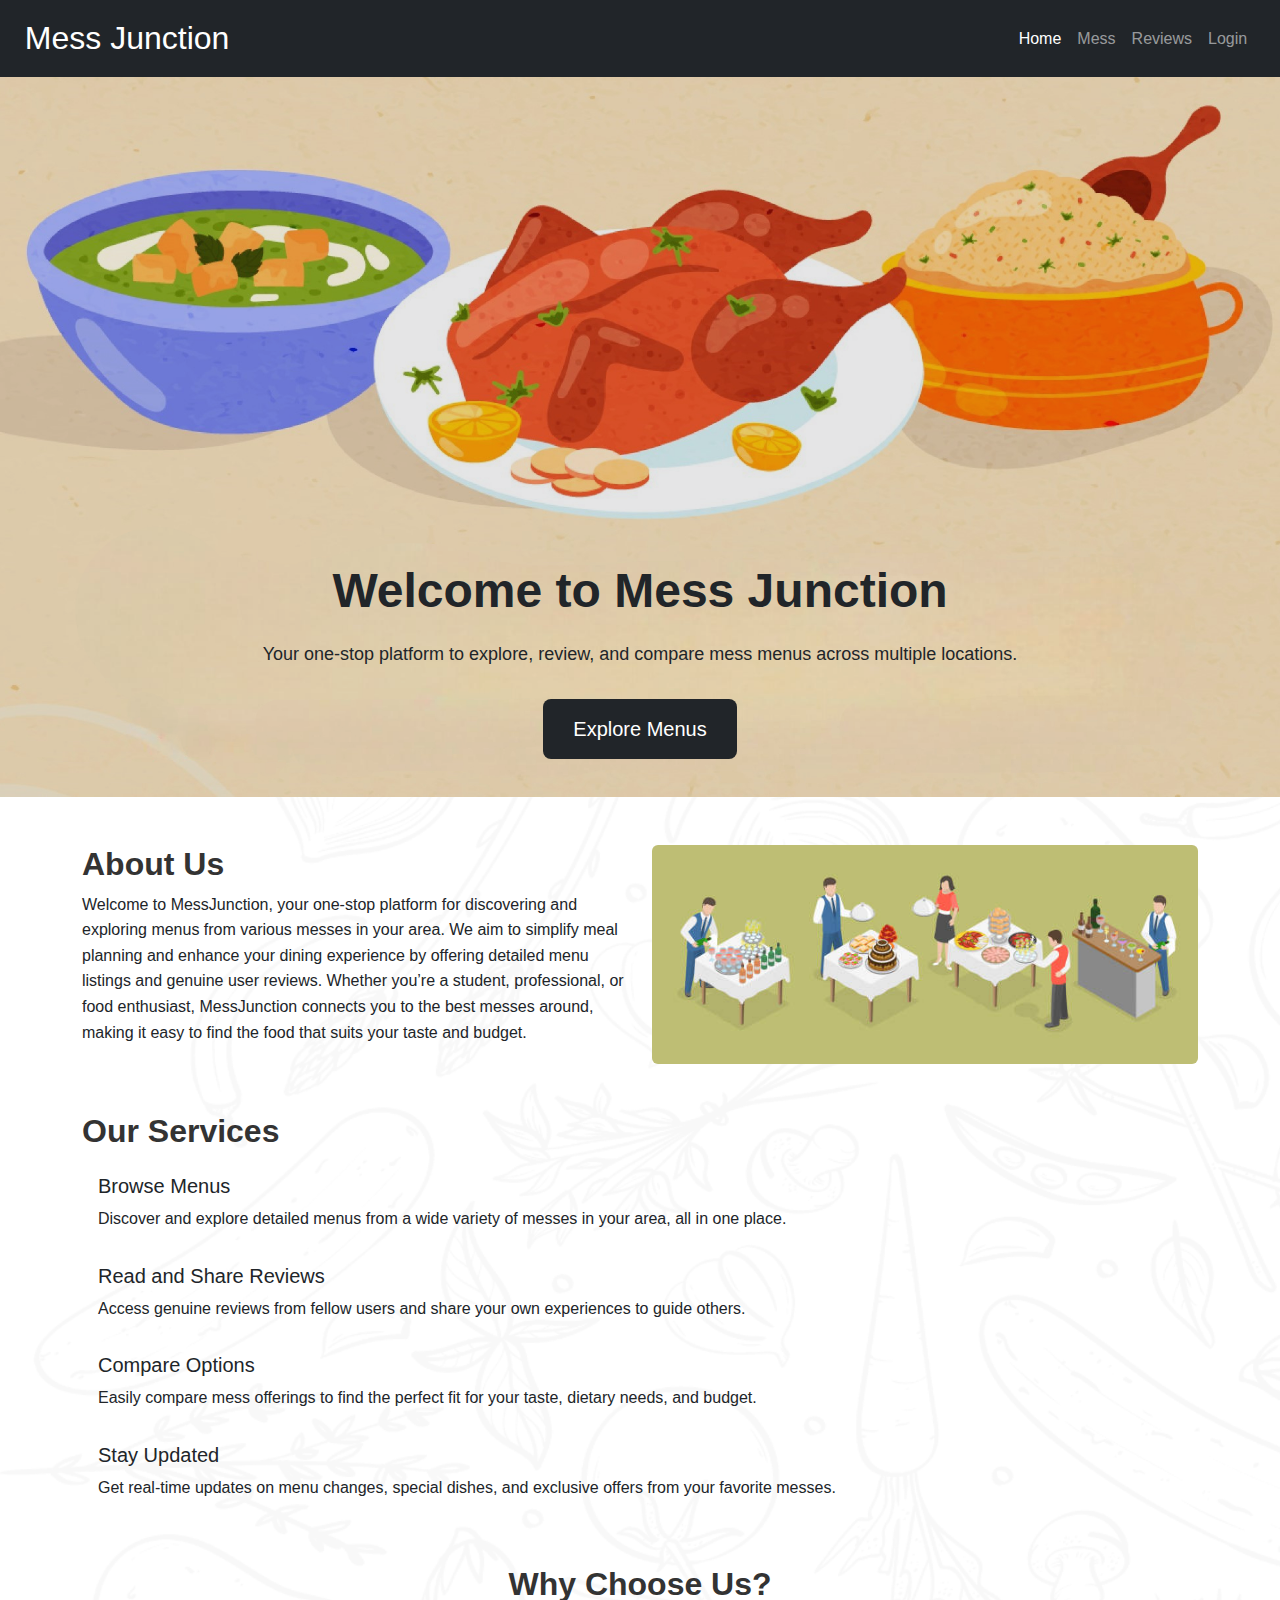
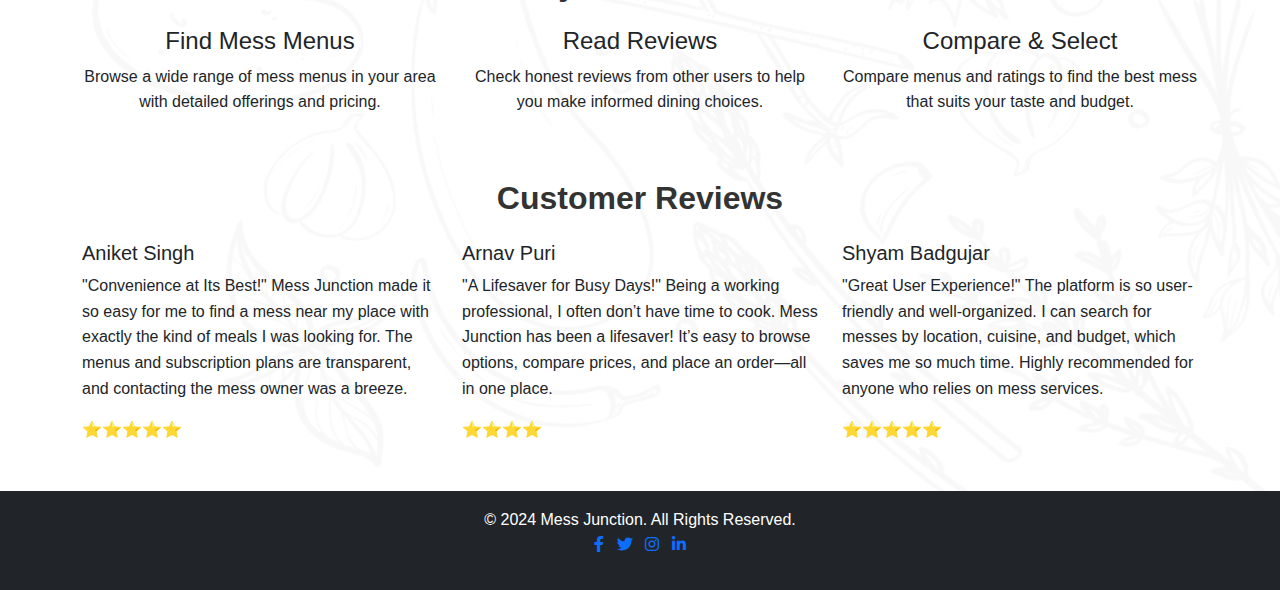
<file: index.html>
<!DOCTYPE html>
<html lang="en">

<head>
  <meta charset="UTF-8">
  <meta name="viewport" content="width=device-width, initial-scale=1.0">
  <title>Mess Junction</title>
  <link rel="stylesheet" href="https://cdn.jsdelivr.net/npm/bootstrap@5.3.0-alpha3/dist/css/bootstrap.min.css">
  <link rel="stylesheet" href="styles.css">
  <link href="https://cdnjs.cloudflare.com/ajax/libs/font-awesome/6.0.0-beta3/css/all.min.css" rel="stylesheet">
<style>
.hero {
  position: relative;
  height: 80vh;
  color: #212529;
  background: url('image/crop4.jpg') no-repeat center center/cover;
  display: flex;
  align-items:last baseline;
  justify-content: center;
  padding-bottom: 3%;
}

.hero-overlay {
  position: absolute;
  top: 0;
  left: 0;
  width: 100%;
  height: 100%;
  background: #2125291e;
}

.hero-content {
  position: relative;
  text-align: center;
  max-width: 800px;
  z-index: 2;
}

.hero-content h1 {
  font-size: 48px;
  font-weight: bold;
  margin-bottom: 20px;
}

.hero-content p {
  font-size: 18px;
  margin-bottom: 30px;
}

.hero-content .btn {
  padding: 15px 30px;
  background-color: #212529;
  border: none;
  color: #fff;
  cursor: pointer;
  transition: background-color 0.3s;
}

.hero-content .btn:hover {
  background-color: #0559ae;
}
</style>
</head>

<body background="image/menu-bg.png" style="background-size: cover;">
  <!-- Navbar Section -->
  <nav class="navbar navbar-expand-lg navbar-dark">
    <div class="container-fluid ">
      <a class="navbar-brand" href="#">Mess Junction</a>
      <button class="navbar-toggler" type="button" data-bs-toggle="collapse" data-bs-target="#navbarNav"
        aria-controls="navbarNav" aria-expanded="false" aria-label="Toggle navigation">
        <span class="navbar-toggler-icon"></span>
      </button>
      <div class="collapse navbar-collapse" id="navbarNav">
        <ul class="navbar-nav ms-auto">
          <li class="nav-item">
            <a class="nav-link active" aria-current="page" href="#">Home</a>
          </li>
          <li class="nav-item">
            <a class="nav-link" href="menus.html">Mess</a>
          </li>
          <li class="nav-item">
            <a class="nav-link" href="reviews.html">Reviews</a>
          </li>
          <li class="nav-item">
            <a class="nav-link" href="login.html">Login</a>
          </li>
        </ul>
      </div>
    </div>
  </nav>

  <!-- hero Section -->
  <div class="hero">
    <div class="hero-overlay"></div>
    <div class="container text-center hero-content">
      <h1 class="display-4">Welcome to Mess Junction</h1>
      <p class="lead">Your one-stop platform to explore, review, and compare mess menus across multiple locations.</p>
      <a href="menus.html" class="btn btn-primary btn-lg">Explore Menus</a>
    </div>
  </div>

  <!-- Image Section -->
  <!-- <div class="position-relative d-flex justify-content-center align-items-center">
    <img src="image/crop2.jpg" class="img-fluid" alt="Sample Image">
  </div> -->

  <!-- Header Section -->
  <!-- <header class="bg-light py-5" style="background-image: url('image/spice.jpg'); background-size: cover;">
    <div class="container text-center">
      <h1 class="display-4">Welcome to Mess Junction</h1>
      <p class="lead">Your one-stop platform to explore, review, and compare mess menus across multiple locations.</p>
      <a href="menus.html" class="btn btn-primary btn-lg">Explore Menus</a>
    </div>
  </header> -->

  <!-- About Us Section -->
  <section class="container my-5">
    <div class="row">
      <div class="col-md-6">
        <h2>About Us</h2>
        <p>
          Welcome to MessJunction, your one-stop platform for discovering and exploring menus from various messes in
          your area. We aim to simplify meal planning and enhance your dining experience by offering detailed menu
          listings and genuine user reviews. Whether you’re a student, professional, or food enthusiast, MessJunction
          connects you to the best messes around, making it easy to find the food that suits your taste and budget.
        </p>
      </div>
      <div class="col-md-6">
        <img src="image/cater.jpg" class="img-fluid rounded" alt="About Us">
      </div>
    </div>
  </section>

  <!-- Services Section -->
  <section class="container my-5">
    <h2>Our Services</h2>
    <div class="card-deck">
      <div class="card">
        <div class="card-body">
          <h5 class="card-title">Browse Menus</h5>
          <p class="card-text">Discover and explore detailed menus from a wide variety of messes in your area, all in
            one place.
          </p>
        </div>
      </div>
      <div class="card">
        <div class="card-body">
          <h5 class="card-title">Read and Share Reviews</h5>
          <p class="card-text">Access genuine reviews from fellow users and share your own experiences to guide others.
          </p>
        </div>
      </div>
      <div class="card">
        <div class="card-body">
          <h5 class="card-title">Compare Options</h5>
          <p class="card-text">Easily compare mess offerings to find the perfect fit for your taste, dietary needs, and
            budget.
          </p>
        </div>
      </div>
      <div class="card">
        <div class="card-body">
          <h5 class="card-title">Stay Updated</h5>
          <p class="card-text">Get real-time updates on menu changes, special dishes, and exclusive offers from your
            favorite messes.
          </p>
        </div>
      </div>
    </div>
  </section>

  <!-- Why Us Section -->
  <section class="container my-5">
    <h2 class="text-center mb-4">Why Choose Us?</h2>
    <div class="row text-center">
      <div class="col-md-4">
        <i class="bi bi-search fs-1 text-primary"></i>
        <h4>Find Mess Menus</h4>
        <p>Browse a wide range of mess menus in your area with detailed offerings and pricing.</p>
      </div>
      <div class="col-md-4">
        <i class="bi bi-star-fill fs-1 text-primary"></i>
        <h4>Read Reviews</h4>
        <p>Check honest reviews from other users to help you make informed dining choices.</p>
      </div>
      <div class="col-md-4">
        <i class="bi bi-heart-fill fs-1 text-primary"></i>
        <h4>Compare & Select</h4>
        <p>Compare menus and ratings to find the best mess that suits your taste and budget.</p>
      </div>
    </div>
  </section>


  <!-- Testimonials Section -->
  <!-- Reviews -->
  <section class="container my-5">
    <h2 class="text-center mb-4">Customer Reviews</h2>
    <div class="row g-4">
      <div class="col-md-4">
        <div class="review-card">
          <h5>Aniket Singh</h5>
          <p>"Convenience at Its Best!"
            Mess Junction made it so easy for me to find a mess near my place with exactly the kind of meals I was looking for. The menus and subscription plans are transparent, and contacting the mess owner was a breeze.</p>
          <div class="rating">⭐⭐⭐⭐⭐</div>
        </div>
      </div>
      <div class="col-md-4">
        <div class="review-card">
          <h5>Arnav Puri</h5>
          <p>"A Lifesaver for Busy Days!"
            Being a working professional, I often don’t have time to cook. Mess Junction has been a lifesaver! It’s easy to browse options, compare prices, and place an order—all in one place.</p>
          <div class="rating">⭐⭐⭐⭐</div>
        </div>
      </div>
      <div class="col-md-4">
        <div class="review-card">
          <h5>Shyam Badgujar</h5>
          <p>"Great User Experience!"
            The platform is so user-friendly and well-organized. I can search for messes by location, cuisine, and budget, which saves me so much time. Highly recommended for anyone who relies on mess services.</p>
          <div class="rating">⭐⭐⭐⭐⭐</div>
        </div>
      </div>
    </div>
  </section>


  <!-- Footer Section -->
  <footer class="footer bg-dark text-white py-3 text-center">
    <div class="container">
      <div class="row">
        <div class="col text-center">
          <p>&copy; 2024 Mess Junction. All Rights Reserved.</p>
          <ul class="social-icons">
            <li><a href="https://facebook.com" target="_blank" title="Facebook"><i class="fab fa-facebook-f"></i></a>
            </li>
            <li><a href="https://twitter.com" target="_blank" title="Twitter"><i class="fab fa-twitter"></i></a></li>
            <li><a href="https://instagram.com" target="_blank" title="Instagram"><i class="fab fa-instagram"></i></a>
            </li>
            <li><a href="https://linkedin.com" target="_blank" title="LinkedIn"><i class="fab fa-linkedin-in"></i></a>
            </li>
          </ul>
        </div>
      </div>
    </div>
  </footer>


  <script src="https://cdn.jsdelivr.net/npm/bootstrap@5.3.0-alpha3/dist/js/bootstrap.bundle.min.js"></script>
</body>

</html>
</file>
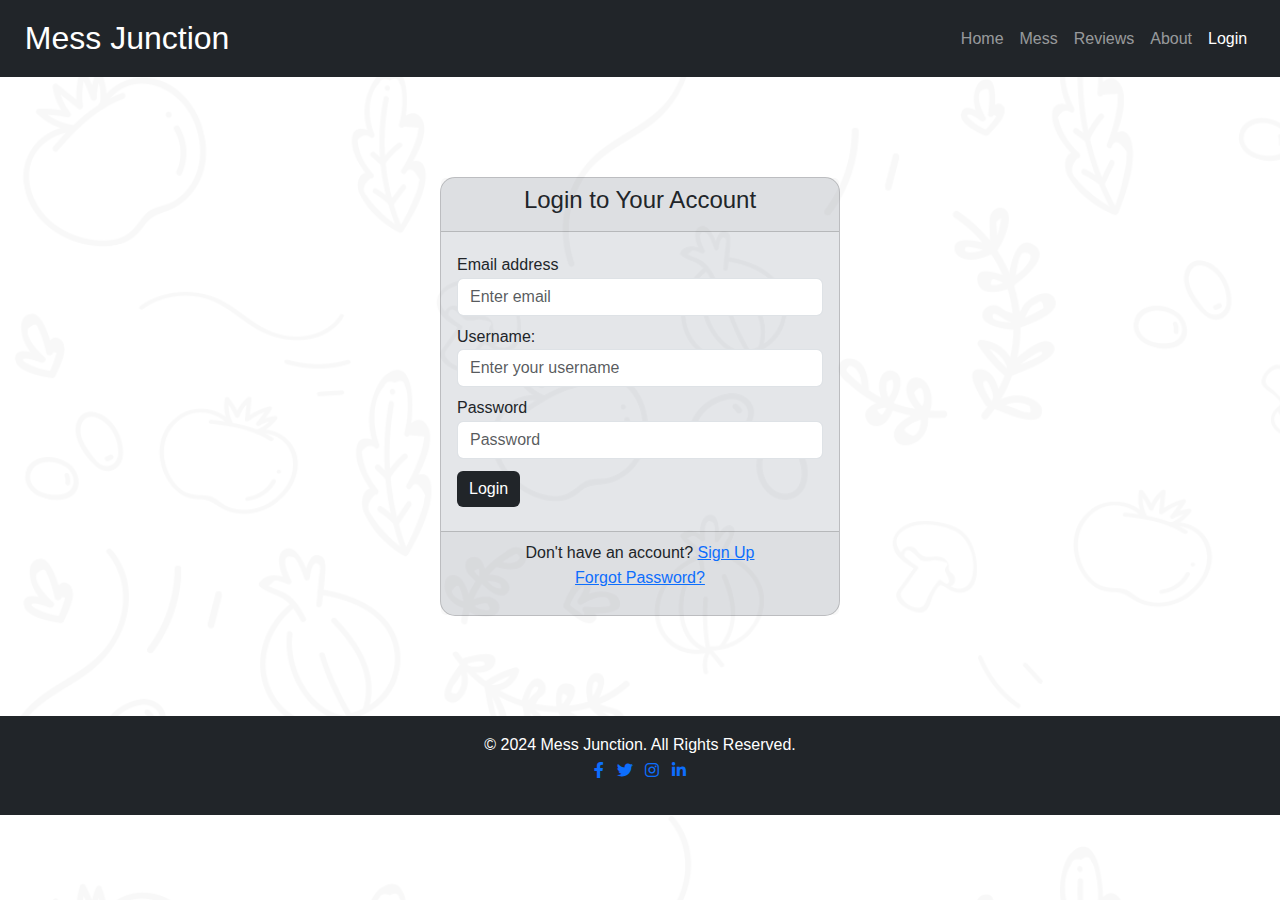
<file: login.html>
<!DOCTYPE html>
<html lang="en">

<head>
    <meta charset="UTF-8">
    <meta name="viewport" content="width=device-width, initial-scale=1.0">
    <title>Mess Junction - Login</title>
    <link rel="stylesheet" href="https://cdn.jsdelivr.net/npm/bootstrap@5.3.0-alpha3/dist/css/bootstrap.min.css">
    <link rel="stylesheet" href="styles.css">
    <link href="https://cdnjs.cloudflare.com/ajax/libs/font-awesome/6.0.0-beta3/css/all.min.css" rel="stylesheet">
    <style>
        body {
            background-color: #ffffff1d;
        }

        .login-container {
            margin-top: 100px;
            margin-bottom: 100px;
            max-width: 400px;
        }

        .card {
            background-color: #48566425;
            border-radius: 15px;
        }
    </style>
</head>

<body background="image/faq-bg.png" style="background-size: cover;">
    <!-- Navbar Section -->
    <nav class="navbar navbar-expand-lg navbar-dark">
        <div class="container-fluid ">
            <a class="navbar-brand" href="#">Mess Junction</a>
            <button class="navbar-toggler" type="button" data-bs-toggle="collapse" data-bs-target="#navbarNav"
                aria-controls="navbarNav" aria-expanded="false" aria-label="Toggle navigation">
                <span class="navbar-toggler-icon"></span>
            </button>
            <div class="collapse navbar-collapse" id="navbarNav">
                <ul class="navbar-nav ms-auto">
                    <li class="nav-item">
                        <a class="nav-link" href="index.html">Home</a>
                    </li>
                    <li class="nav-item">
                        <a class="nav-link" href="menus.html">Mess</a>
                    </li>
                    <li class="nav-item">
                        <a class="nav-link" href="reviews.html">Reviews</a>
                    </li>
                    <li class="nav-item">
                        <a class="nav-link" href="about.html">About</a>
                    </li>
                    <li class="nav-item">
                        <a class="nav-link active" aria-current="page" href="#">Login</a>
                    </li>
                </ul>
            </div>
        </div>
    </nav>
    

    <div class="container">
        <div class="login-container mx-auto">
            <div class="card">
                <div class="card-header text-center">
                    <h4>Login to Your Account</h4>
                </div>
                <div class="card-body">
                    <form>
                        <div class="form-group py-1">
                            <label for="email">Email address</label>
                            <input type="email" class="form-control" id="email" placeholder="Enter email" required>
                        </div>
                        <div class="form-group py-1">
                            <label for="username">Username:</label>
                            <input type="username" class="form-control" id="username" placeholder="Enter your username"
                                required>
                        </div>
                        <div class="form-group py-1">
                            <label for="password">Password</label>
                            <input type="password" class="form-control" id="password" placeholder="Password" required>
                        </div>
                        <div class="py-2">
                            <button type="submit" class="btn btn-primary btn-block">Login</button>
                        </div>
                    </form>
                </div>
                <div class="card-footer text-center">
                    <p class="mb-0">Don't have an account? <a href="sign up.html">Sign Up</a></p>
                    <p><a href="#">Forgot Password?</a></p>

                </div>
            </div>
        </div>
    </div>

    <!-- Footer Section -->
    <footer class="footer bg-dark text-white py-3 text-center">
        <div class="container">
            <div class="row">
                <div class="col text-center">
                    <p>&copy; 2024 Mess Junction. All Rights Reserved.</p>
                    <ul class="social-icons">
                        <li><a href="https://facebook.com" target="_blank" title="Facebook"><i
                                    class="fab fa-facebook-f"></i></a>
                        </li>
                        <li><a href="https://twitter.com" target="_blank" title="Twitter"><i
                                    class="fab fa-twitter"></i></a></li>
                        <li><a href="https://instagram.com" target="_blank" title="Instagram"><i
                                    class="fab fa-instagram"></i></a>
                        </li>
                        <li><a href="https://linkedin.com" target="_blank" title="LinkedIn"><i
                                    class="fab fa-linkedin-in"></i></a>
                        </li>
                    </ul>
                </div>
            </div>
        </div>
    </footer>

    <!-- <script src="https://code.jquery.com/jquery-3.5.1.slim.min.js"></script>
    <script src="https://cdn.jsdelivr.net/npm/@popperjs/core@2.9.2/dist/umd/popper.min.js"></script>
    <script src="https://maxcdn.bootstrapcdn.com/bootstrap/4.5.2/js/bootstrap.min.js"></script> -->
    <script src="https://cdn.jsdelivr.net/npm/bootstrap@5.3.0-alpha3/dist/js/bootstrap.bundle.min.js"></script>

</body>

</html>
</file>
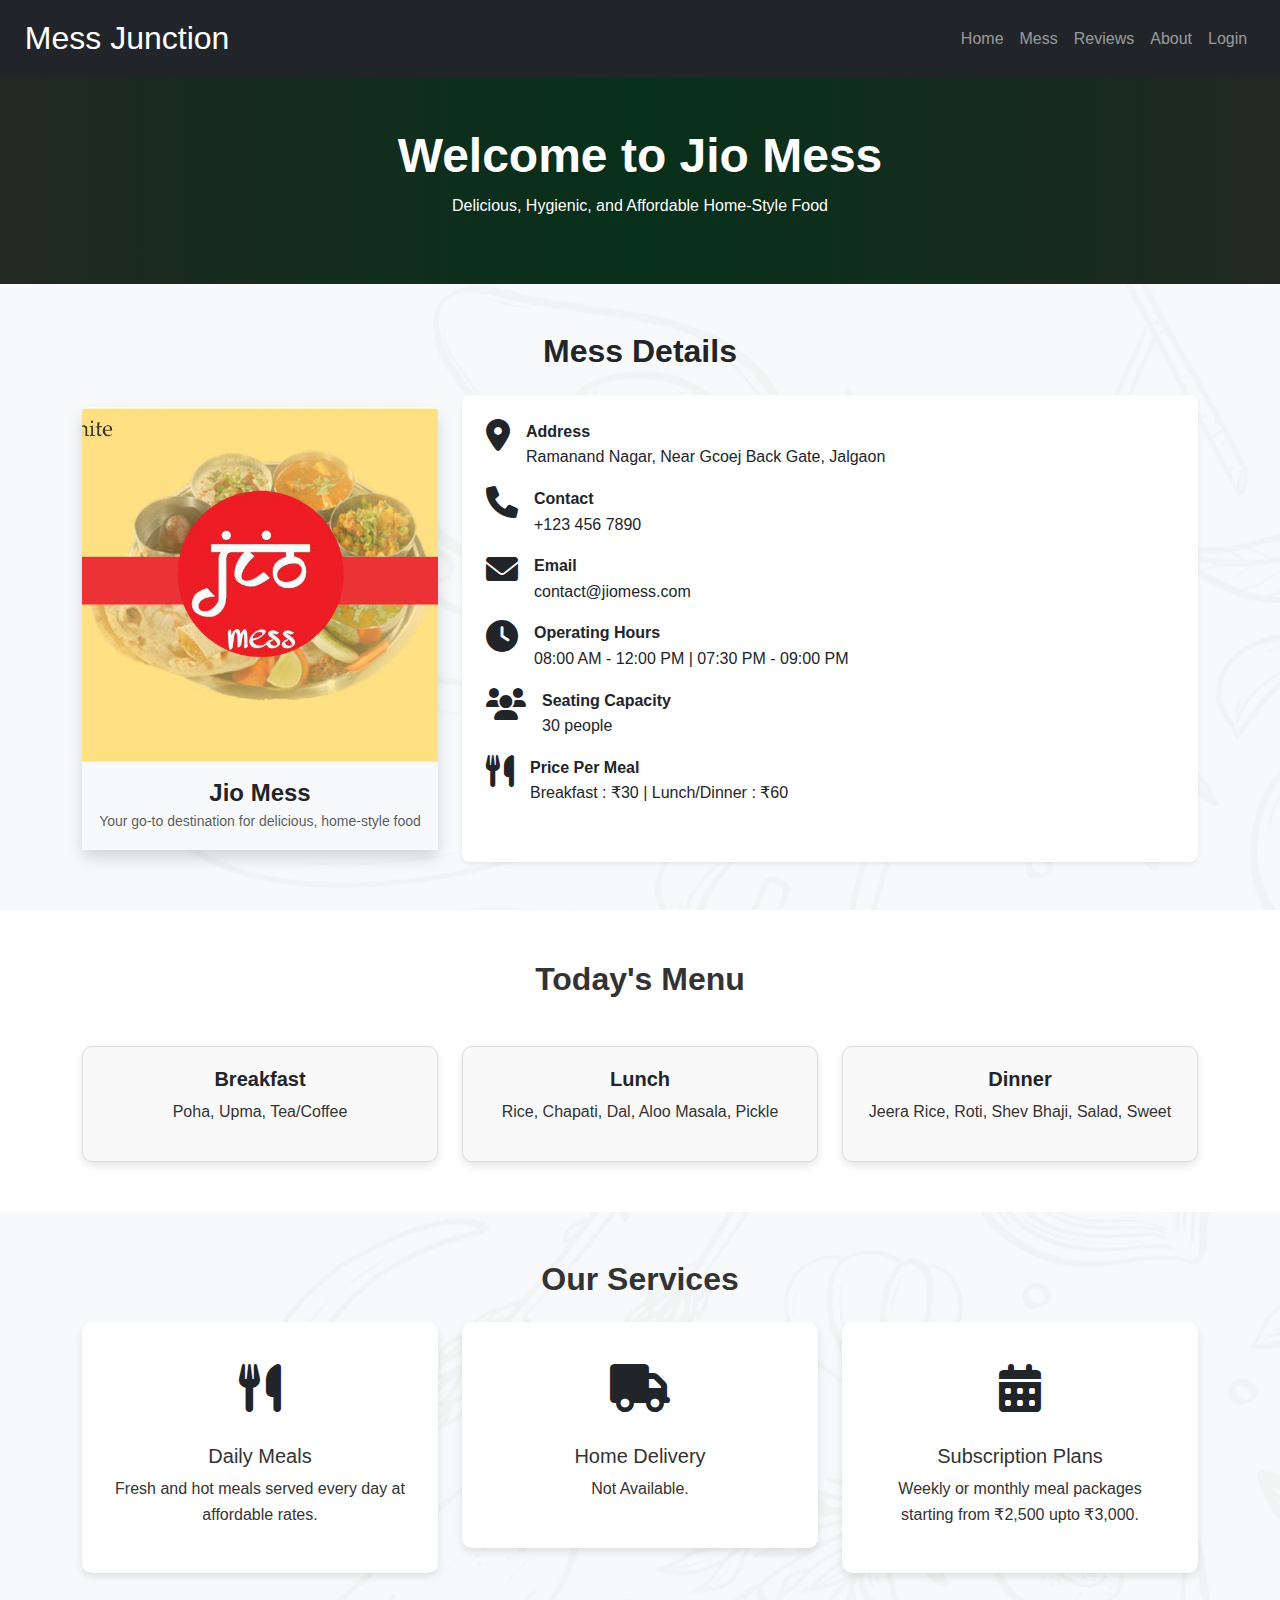
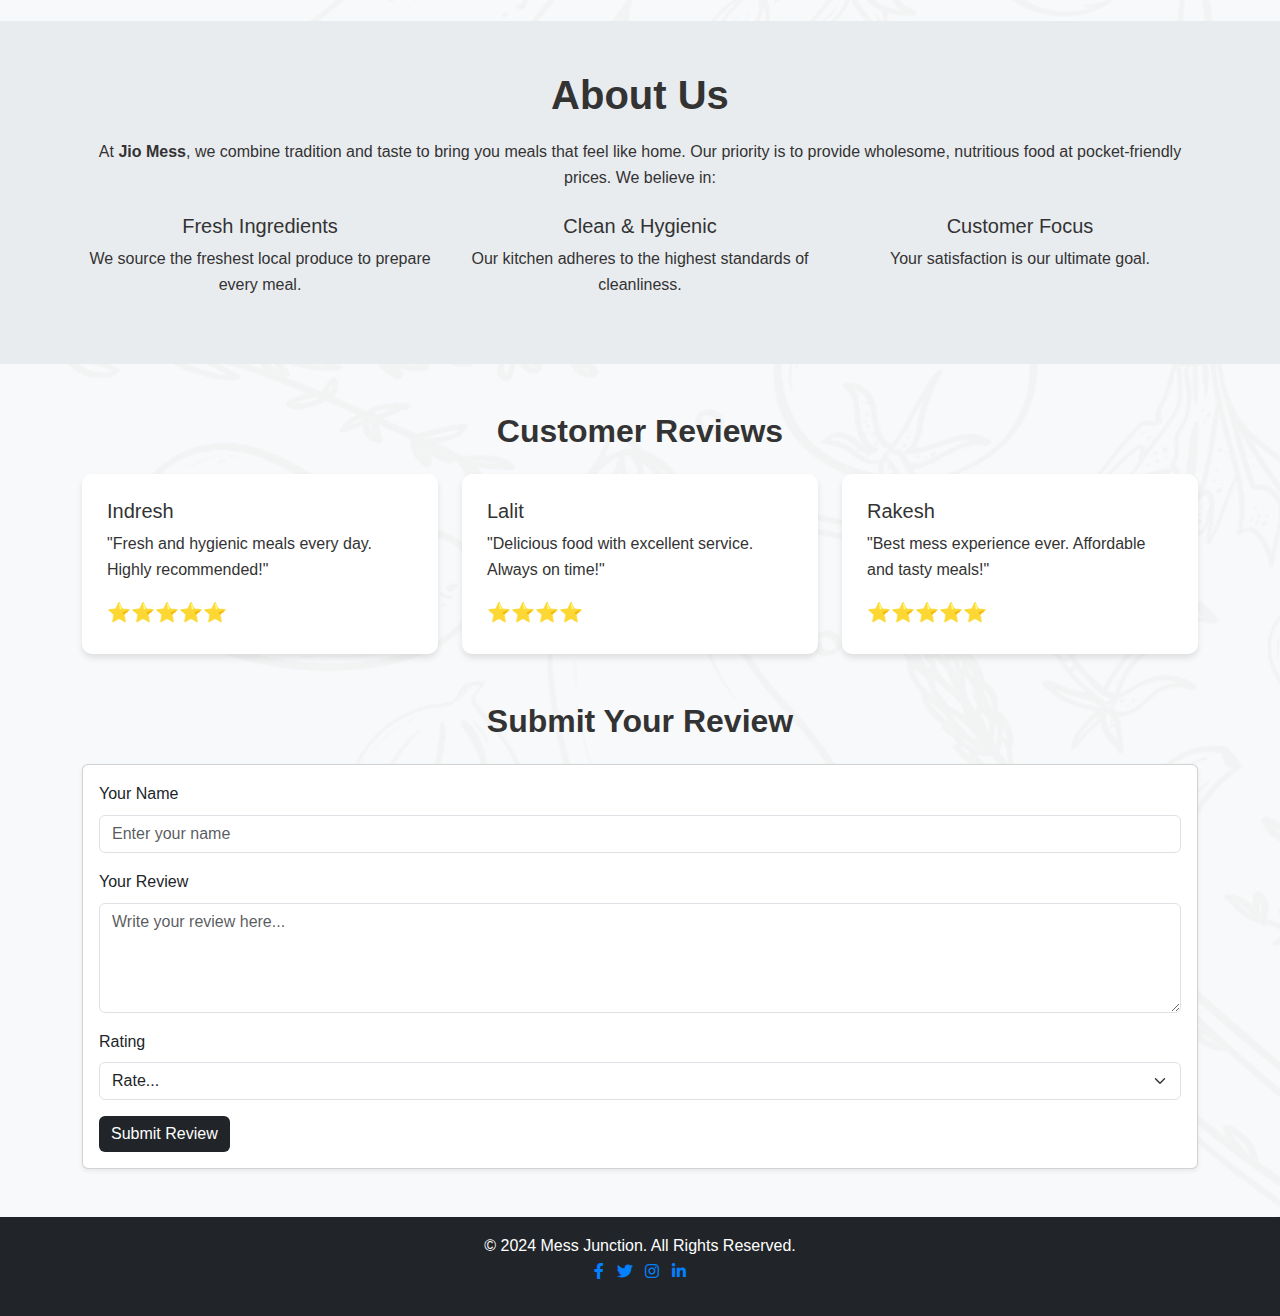
<file: md1.html>
<!DOCTYPE html>
<html lang="en">

<head>
  <meta charset="UTF-8">
  <meta name="viewport" content="width=device-width, initial-scale=1.0">
  <title>Jio Mess</title>
  <!-- Bootstrap CSS -->
  <link href="https://cdn.jsdelivr.net/npm/bootstrap@5.3.3/dist/css/bootstrap.min.css" rel="stylesheet">
  <link rel="stylesheet" href="https://cdnjs.cloudflare.com/ajax/libs/font-awesome/6.0.0/css/all.min.css">

  <link rel="stylesheet" href="https://cdnjs.cloudflare.com/ajax/libs/font-awesome/6.7.2/css/all.min.css"
    integrity="sha512-Evv84Mr4kqVGRNSgIGL/F/aIDqQb7xQ2vcrdIwxfjThSH8CSR7PBEakCr51Ck+w+/U6swU2Im1vVX0SVk9ABhg=="
    crossorigin="anonymous" referrerpolicy="no-referrer" />

  <link rel="stylesheet" href="https://cdn.jsdelivr.net/npm/bootstrap@5.3.0-alpha3/dist/css/bootstrap.min.css">
  <link rel="stylesheet" href="styles.css">
  <link href="https://cdnjs.cloudflare.com/ajax/libs/font-awesome/6.0.0-beta3/css/all.min.css" rel="stylesheet">


  <!-- Custom CSS -->
  <style>
    body {
      font-family: "Segoe UI", Tahoma, Geneva, Verdana, sans-serif;
      background-color: #f8f9fa;
      color: #333;
    }

    /* Header Section */
    .mess-header {
      background: linear-gradient(to right, rgb(33, 41, 35), #07301a,#212922);
      color: #fff;
      padding: 50px 20px;
      text-align: center;
    }

    .mess-header h1 {
      font-size: 3rem;
      font-weight: bold;
    }

    /* About Us Section */
    .about-section {
      background-color: #e9ecef;
      padding: 50px 20px;
    }

    .about-section .about-title {
      font-size: 2.5rem;
      font-weight: bold;
      margin-bottom: 20px;
    }

    /* Menu Section */
    .menu-section {
      background-color: #fff;
      padding: 50px 20px;
    }

    .menu-card {
      border: 1px solid #ddd;
      border-radius: 10px;
      padding: 20px;
      box-shadow: 0 4px 8px rgba(0, 0, 0, 0.1);
      transition: transform 0.3s ease;
      background-color: #f9f9f9;
    }

    .menu-card:hover {
      transform: scale(1.05);
    }

    .menu-card h5 {
      color: #212529;
      font-weight: bold;
    }

    /* Our Services */
    .service-card {
      border: none;
      text-align: center;
      padding: 30px;
      background-color: #fff;
      border-radius: 10px;
      box-shadow: 0 4px 8px rgba(0, 0, 0, 0.1);
      transition: transform 0.3s ease;
    }

    .service-card:hover {
      transform: translateY(-5px);
    }

    .service-icon {
      font-size: 3rem;
      color: #212529;
      margin-bottom: 15px;
    }

    /* Reviews */
    .review-card {
      background: #fff;
      border-radius: 10px;
      padding: 25px;
      box-shadow: 0 4px 6px rgba(0, 0, 0, 0.1);
    }

    .review-card .rating {
      color: #f39c12;
      font-size: 1.2rem;
    }

    /* Footer */
    .footer {
      background-color: #343a40;
      color: #fff;
      text-align: center;
      padding: 20px 0;
    }

    .footer a {
      color: #0380fd;
      text-decoration: none;
    }

    .footer a:hover {
      color: #fff;
    }
  </style>
</head>

<body background="image/menu-bg.png" style="background-size: cover;">

  <nav class="navbar navbar-expand-lg navbar-dark">
    <div class="container-fluid">
      <a class="navbar-brand" href="#">Mess Junction</a>
      <button class="navbar-toggler" type="button" data-bs-toggle="collapse" data-bs-target="#navbarNav"
        aria-controls="navbarNav" aria-expanded="false" aria-label="Toggle navigation">
        <span class="navbar-toggler-icon"></span>
      </button>
      <div class="collapse navbar-collapse" id="navbarNav">
        <ul class="navbar-nav ms-auto">
          <li class="nav-item">
            <a class="nav-link" href="index.html">Home</a>
          </li>
          <li class="nav-item">
            <a class="nav-link" href="menus.html">Mess</a>
          </li>
          <li class="nav-item">
            <a class="nav-link" href="reviews.html">Reviews</a>
          </li>
          <li class="nav-item">
            <a class="nav-link" href="about.html">About</a>
          </li>
          <li class="nav-item">
            <a class="nav-link" href="login.html">Login</a>
          </li>
        </ul>
      </div>
    </div>
  </nav>


  <!-- Header -->
  <div>
    <header class="mess-header">
      <h1>Welcome to Jio Mess</h1>
      <p>Delicious, Hygienic, and Affordable Home-Style Food</p>
    </header>
  </div>

  <!-- Mess Details -->
  <section class="container my-5">
    <h2 class="text-center mb-4" style="font-weight: bold; color: #212529;">Mess Details</h2>
    <div class="row g-4 align-items-center">
      <!-- Image Section -->
      <div class="col-md-4 col-sm-10">
        <div class="card shadow border-0 rounded-3">
          <img src="/mess/Jio.jpg" width="400" alt="Mess Image" class="card-img-top rounded-top">
          <div class="card-body text-center bg-light">
            <h4 class="mb-0" style="font-weight: bold;">Jio Mess</h4>
            <small class="text-muted">Your go-to destination for delicious, home-style food</small>
          </div>
        </div>
      </div>
      <!-- Details Section -->
      <div class="col-md-8">
        <div class="card shadow-sm border-0 rounded-3 p-4 bg-white">
          <ul class="list-unstyled">
            <li class="mb-3 d-flex align-items-start">
              <i class="fas fa-map-marker-alt fa-2x me-3"></i>
              <div>
                <strong>Address</strong>
                <p class="mb-0">Ramanand Nagar, Near Gcoej Back Gate, Jalgaon</p>
              </div>
            </li>
            <li class="mb-3 d-flex align-items-start">
              <i class="fas fa-phone fa-2x me-3"></i>
              <div>
                <strong>Contact</strong>
                <p class="mb-0">+123 456 7890</p>
              </div>
            </li>
            <li class="mb-3 d-flex align-items-start">
              <i class="fas fa-envelope fa-2x me-3"></i>
              <div>
                <strong>Email</strong>
                <p class="mb-0">contact@jiomess.com</p>
              </div>
            </li>
            <li class="mb-3 d-flex align-items-start">
              <i class="fas fa-clock fa-2x me-3"></i>
              <div>
                <strong>Operating Hours</strong>
                <p class="mb-0">08:00 AM - 12:00 PM | 07:30 PM - 09:00 PM</p>
              </div>
            </li>
            <li class="mb-3 d-flex align-items-start">
              <i class="fas fa-users fa-2x me-3"></i>
              <div>
                <strong>Seating Capacity</strong>
                <p class="mb-0">30 people</p>
              </div>
            </li>
            <li class="mb-3 d-flex align-items-start">
              <i class="fas fa-cutlery fa-2x me-3"></i>
              <div>
                <strong>Price Per Meal</strong>
                <p class="mb-0">Breakfast : ₹30 | Lunch/Dinner : ₹60</p>
              </div>
            </li>
          </ul>
        </div>
      </div>
    </div>
  </section>


  <!-- Menu Section -->
  <section class="menu-section">
    <div class="container text-center">
      <h2 class="mb-5">Today's Menu</h2>
      <div class="row g-4">
        <div class="col-md-4">
          <div class="menu-card">
            <h5>Breakfast</h5>
            <p>Poha, Upma, Tea/Coffee</p>
          </div>
        </div>
        <div class="col-md-4">
          <div class="menu-card">
            <h5>Lunch</h5>
            <p>Rice, Chapati, Dal, Aloo Masala, Pickle</p>
          </div>
        </div>
        <div class="col-md-4">
          <div class="menu-card">
            <h5>Dinner</h5>
            <p>Jeera Rice, Roti, Shev Bhaji, Salad, Sweet</p>
          </div>
        </div>
      </div>
    </div>
  </section>

  <!-- Our Services -->
  <section class="container my-5">
    <h2 class="text-center mb-4">Our Services</h2>
    <div class="row g-4">
      <div class="col-md-4">
        <div class="service-card">
          <div class="service-icon"><i class="fas fa-utensils"></i></div>
          <h5>Daily Meals</h5>
          <p>Fresh and hot meals served every day at affordable rates.</p>
        </div>
      </div>
      <div class="col-md-4">
        <div class="service-card">
          <div class="service-icon"><i class="fas fa-truck"></i></div>
          <h5>Home Delivery</h5>
          <p>Not Available.</p>
        </div>
      </div>
      <div class="col-md-4">
        <div class="service-card">
          <div class="service-icon"><i class="fas fa-calendar-alt"></i></div>
          <h5>Subscription Plans</h5>
          <p>Weekly or monthly meal packages starting from ₹2,500 upto ₹3,000.</p>
        </div>
      </div>
    </div>
  </section>

  <!-- About Us -->
  <section class="about-section text-center">
    <div class="container">
      <h2 class="about-title">About Us</h2>
      <p>At <strong>Jio Mess</strong>, we combine tradition and taste to bring you meals that feel like home. Our
        priority is to provide wholesome, nutritious food at pocket-friendly prices. We believe in:</p>
      <div class="row mt-4">
        <div class="col-md-4">
          <h5>Fresh Ingredients</h5>
          <p>We source the freshest local produce to prepare every meal.</p>
        </div>
        <div class="col-md-4">
          <h5>Clean & Hygienic</h5>
          <p>Our kitchen adheres to the highest standards of cleanliness.</p>
        </div>
        <div class="col-md-4">
          <h5>Customer Focus</h5>
          <p>Your satisfaction is our ultimate goal.</p>
        </div>
      </div>
    </div>
  </section>



  <!-- Reviews -->
  <section class="container my-5">
    <h2 class="text-center mb-4">Customer Reviews</h2>
    <div class="row g-4">
      <div class="col-md-4">
        <div class="review-card">
          <h5>Indresh</h5>
          <p>"Fresh and hygienic meals every day. Highly recommended!"</p>
          <div class="rating">⭐⭐⭐⭐⭐</div>
        </div>
      </div>
      <div class="col-md-4">
        <div class="review-card">
          <h5>Lalit</h5>
          <p>"Delicious food with excellent service. Always on time!"</p>
          <div class="rating">⭐⭐⭐⭐</div>
        </div>
      </div>
      <div class="col-md-4">
        <div class="review-card">
          <h5>Rakesh</h5>
          <p>"Best mess experience ever. Affordable and tasty meals!"</p>
          <div class="rating">⭐⭐⭐⭐⭐</div>
        </div>
      </div>
    </div>
  </section>


  <section class="container my-5">
    <h2 class="text-center mb-4">Submit Your Review</h2>
    <div class="card shadow-sm">
      <div class="card-body">
        <!-- Review Input Form -->
        <form id="reviewForm">
          <!-- Name Input -->
          <div class="mb-3">
            <label for="name" class="form-label">Your Name</label>
            <input type="text" class="form-control" id="name" placeholder="Enter your name" required>
          </div>
          
          <!-- Review Text Input -->
          <div class="mb-3">
            <label for="review" class="form-label">Your Review</label>
            <textarea class="form-control" id="review" rows="4" placeholder="Write your review here..."
              required></textarea>
          </div>
          <!-- Rating Input -->
          <div class="mb-3">
            <label for="rating" class="form-label">Rating</label>
            <select class="form-select" id="rating" required>
              <option value="" disabled selected>Rate...</option>
              <option value="1">★☆☆☆☆</option>
              <option value="2">★★☆☆☆</option>
              <option value="3">★★★☆☆</option>
              <option value="4">★★★★☆</option>
              <option value="5">★★★★★</option>
            </select>
          </div>
          <!-- Submit Button -->
          <button type="submit" class="btn btn-primary">Submit Review</button>
        </form>
      </div>
    </div>
  </section>


  <!-- Footer Section -->
  <footer class="footer bg-dark text-white py-3 text-center">
    <div class="container">
      <div class="row">
        <div class="col text-center">
          <p>&copy; 2024 Mess Junction. All Rights Reserved.</p>
          <ul class="social-icons">
            <li><a href="https://facebook.com" target="_blank" title="Facebook"><i class="fab fa-facebook-f"></i></a>
            </li>
            <li><a href="https://twitter.com" target="_blank" title="Twitter"><i class="fab fa-twitter"></i></a></li>
            <li><a href="https://instagram.com" target="_blank" title="Instagram"><i class="fab fa-instagram"></i></a>
            </li>
            <li><a href="https://linkedin.com" target="_blank" title="LinkedIn"><i class="fab fa-linkedin-in"></i></a>
            </li>
          </ul>
        </div>
      </div>
    </div>
  </footer>

  <script src="https://cdn.jsdelivr.net/npm/bootstrap@5.3.0-alpha3/dist/js/bootstrap.bundle.min.js"></script>
  <script>
    // Optional JavaScript to handle form submission
    document.getElementById('reviewForm').addEventListener('submit', function (event) {
      event.preventDefault();
      const name = document.getElementById('name').value;
      const rating = document.getElementById('rating').value;
      const reviewText = document.getElementById('review').value;

      alert(`Thank you, ${name}! Your review (Rating: ${rating}/5) has been submitted.`);
      this.reset();
    });
  </script>
</body>

</html>
</file>
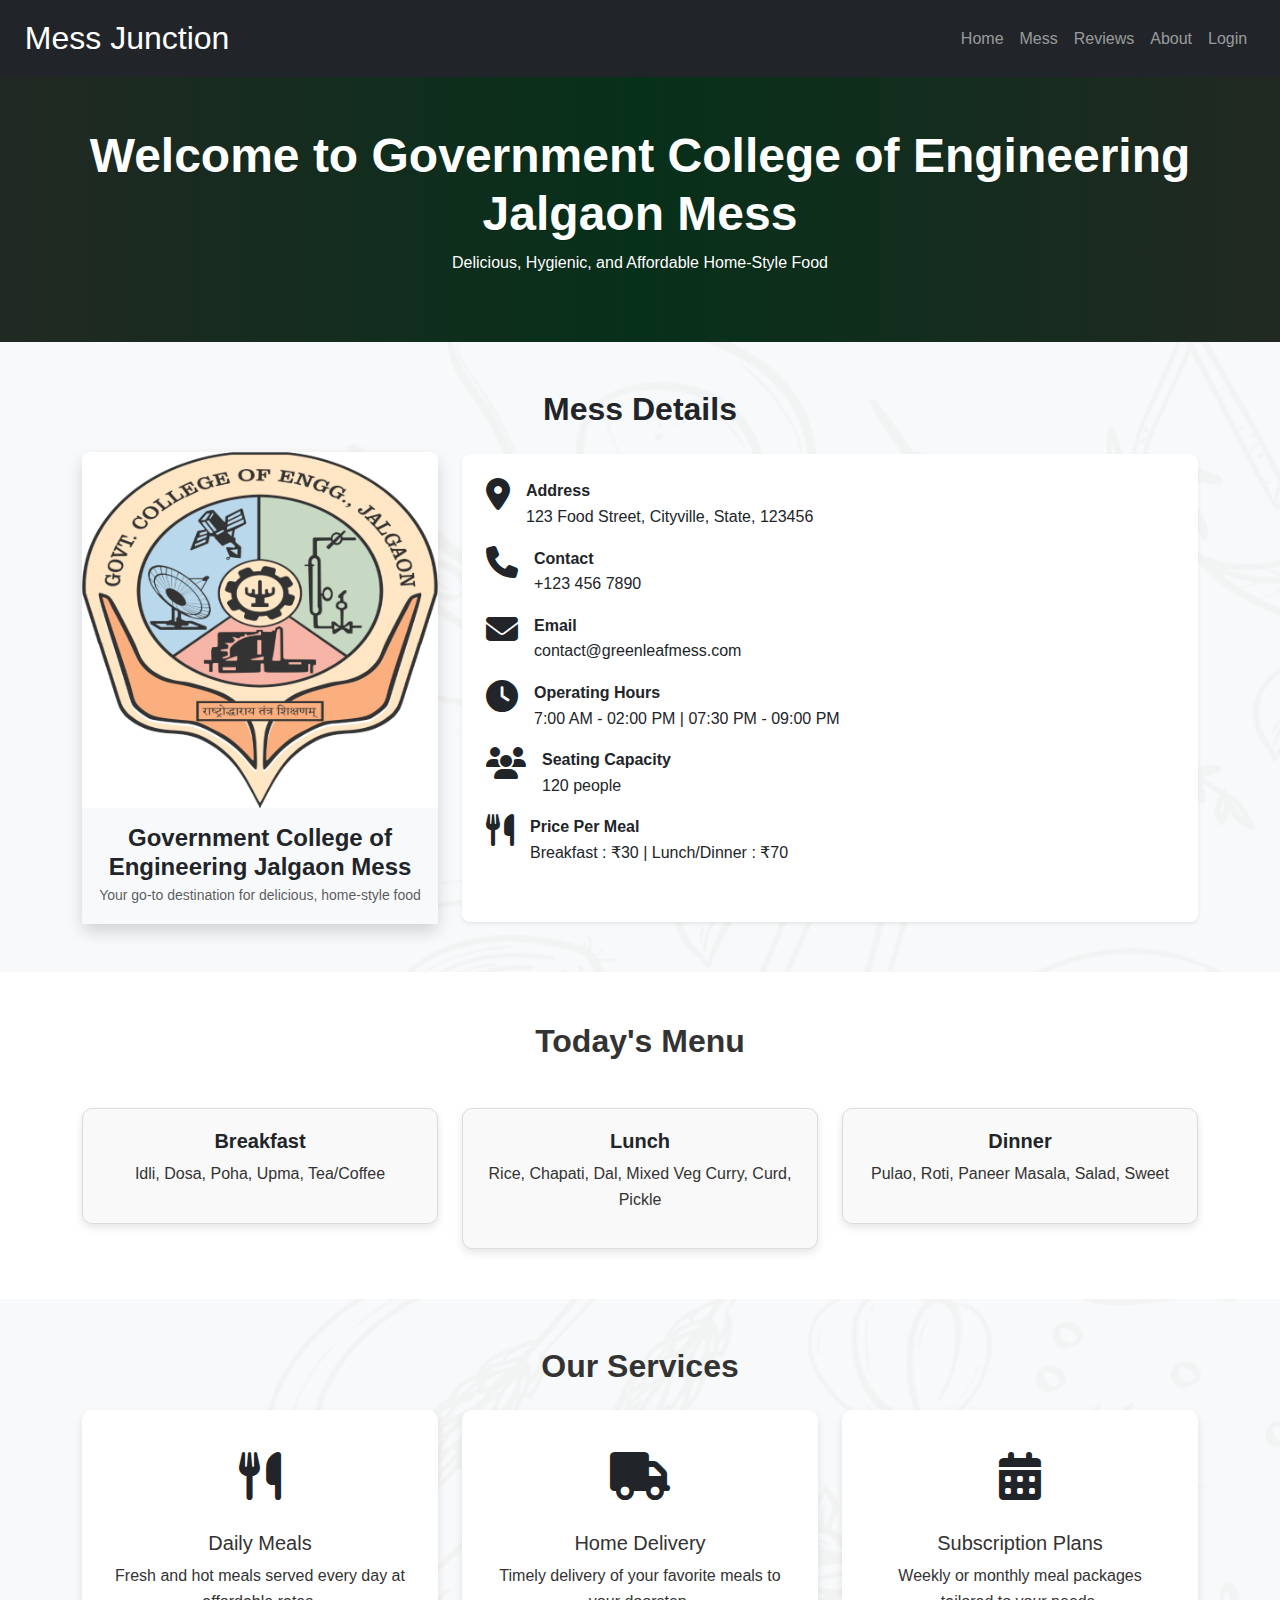
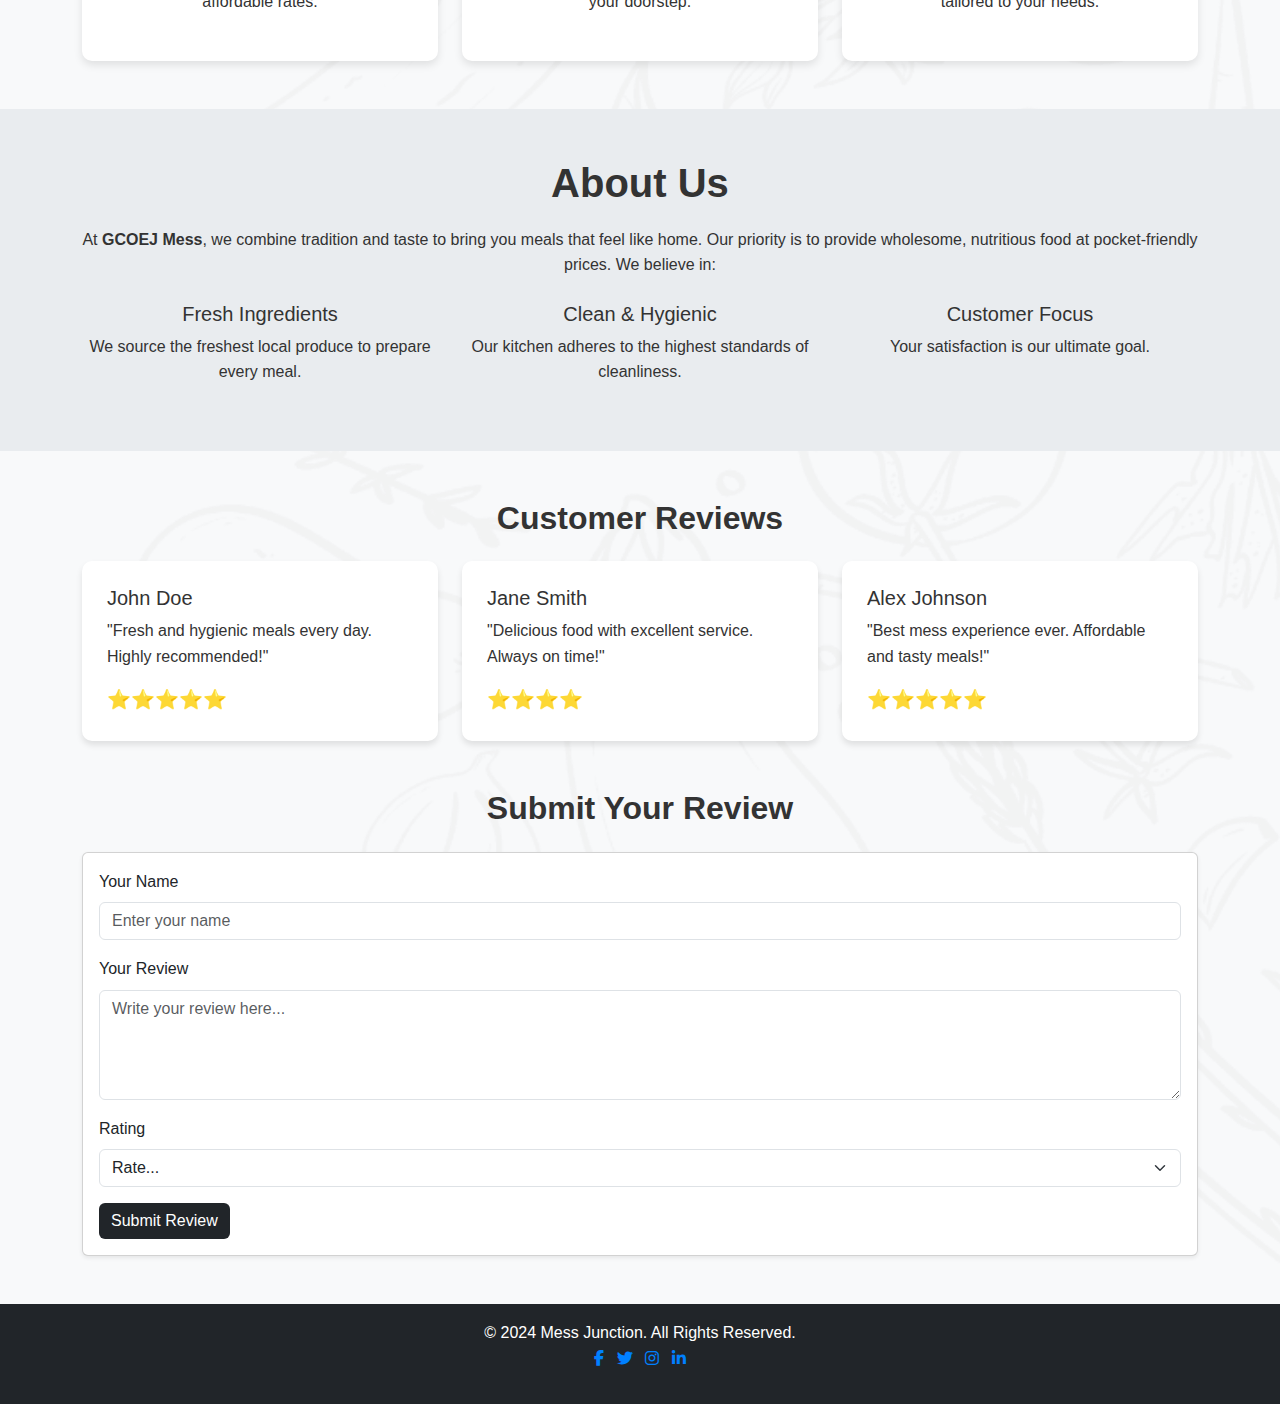
<file: md2.html>
<!DOCTYPE html>
<html lang="en">

<head>
  <meta charset="UTF-8">
  <meta name="viewport" content="width=device-width, initial-scale=1.0">
  <title>GCOEJ Mess</title>
  <!-- Bootstrap CSS -->
  <link href="https://cdn.jsdelivr.net/npm/bootstrap@5.3.3/dist/css/bootstrap.min.css" rel="stylesheet">
  <!-- <link rel="stylesheet" href="https://cdnjs.cloudflare.com/ajax/libs/font-awesome/6.0.0/css/all.min.css"> -->

  <link rel="stylesheet" href="https://cdnjs.cloudflare.com/ajax/libs/font-awesome/6.7.2/css/all.min.css"
    integrity="sha512-Evv84Mr4kqVGRNSgIGL/F/aIDqQb7xQ2vcrdIwxfjThSH8CSR7PBEakCr51Ck+w+/U6swU2Im1vVX0SVk9ABhg=="
    crossorigin="anonymous" referrerpolicy="no-referrer" />

  <link rel="stylesheet" href="https://cdn.jsdelivr.net/npm/bootstrap@5.3.0-alpha3/dist/css/bootstrap.min.css">
  <link rel="stylesheet" href="styles.css">
  <!-- <link href="https://cdnjs.cloudflare.com/ajax/libs/font-awesome/6.0.0-beta3/css/all.min.css" rel="stylesheet"> -->


  <!-- Custom CSS -->
  <style>
    body {
      font-family: "Segoe UI", Tahoma, Geneva, Verdana, sans-serif;
      background-color: #f8f9fa;
      color: #333;
    }

    /* Header Section */
    .mess-header {
      background: linear-gradient(to right, rgb(33, 41, 35), #07301a,#212922);
      color: #fff;
      padding: 50px 20px;
      text-align: center;
    }

    .mess-header h1 {
      font-size: 3rem;
      font-weight: bold;
    }

    /* About Us Section */
    .about-section {
      background-color: #e9ecef;
      padding: 50px 20px;
    }

    .about-section .about-title {
      font-size: 2.5rem;
      font-weight: bold;
      margin-bottom: 20px;
    }

    /* Menu Section */
    .menu-section {
      background-color: #fff;
      padding: 50px 20px;
    }

    .menu-card {
      border: 1px solid #ddd;
      border-radius: 10px;
      padding: 20px;
      box-shadow: 0 4px 8px rgba(0, 0, 0, 0.1);
      transition: transform 0.3s ease;
      background-color: #f9f9f9;
    }

    .menu-card:hover {
      transform: scale(1.05);
    }

    .menu-card h5 {
      color: #212529;
      font-weight: bold;
    }

    /* Our Services */
    .service-card {
      border: none;
      text-align: center;
      padding: 30px;
      background-color: #fff;
      border-radius: 10px;
      box-shadow: 0 4px 8px rgba(0, 0, 0, 0.1);
      transition: transform 0.3s ease;
    }

    .service-card:hover {
      transform: translateY(-5px);
    }

    .service-icon {
      font-size: 3rem;
      color: #212529;
      margin-bottom: 15px;
    }

    /* Reviews */
    .review-card {
      background: #fff;
      border-radius: 10px;
      padding: 25px;
      box-shadow: 0 4px 6px rgba(0, 0, 0, 0.1);
    }

    .review-card .rating {
      color: #f39c12;
      font-size: 1.2rem;
    }

    /* Footer */
    .footer {
      background-color: #343a40;
      color: #fff;
      text-align: center;
      padding: 20px 0;
    }

    .footer a {
      color: #0080ff;
      text-decoration: none;
    }

    .footer a:hover {
      color: #fff;
    }
  </style>
</head>

<body background="image/menu-bg.png" style="background-size: cover;">

  <nav class="navbar navbar-expand-lg navbar-dark">
    <div class="container-fluid">
      <a class="navbar-brand" href="#">Mess Junction</a>
      <button class="navbar-toggler" type="button" data-bs-toggle="collapse" data-bs-target="#navbarNav"
        aria-controls="navbarNav" aria-expanded="false" aria-label="Toggle navigation">
        <span class="navbar-toggler-icon"></span>
      </button>
      <div class="collapse navbar-collapse" id="navbarNav">
        <ul class="navbar-nav ms-auto">
          <li class="nav-item">
            <a class="nav-link" href="index.html">Home</a>
          </li>
          <li class="nav-item">
            <a class="nav-link" href="menus.html">Mess</a>
          </li>
          <li class="nav-item">
            <a class="nav-link" href="reviews.html">Reviews</a>
          </li>
          <li class="nav-item">
            <a class="nav-link" href="about.html">About</a>
          </li>
          <li class="nav-item">
            <a class="nav-link" href="login.html">Login</a>
          </li>
        </ul>
      </div>
    </div>
  </nav>


  <!-- Header -->
  <div>
    <header class="mess-header">
      <h1>Welcome to Government College of Engineering Jalgaon Mess</h1>
      <p>Delicious, Hygienic, and Affordable Home-Style Food</p>
    </header>
  </div>

  <!-- Mess Details -->
  <section class="container my-5">
    <h2 class="text-center mb-4" style="font-weight: bold; color: #212529;">Mess Details</h2>
    <div class="row g-4 align-items-center">
      <!-- Image Section -->
      <div class="col-md-4 col-sm-10">
        <div class="card shadow border-0 rounded-3">
          <img src="/mess/gcoej1.png" width="400" alt="Mess Image" class="card-img-top rounded-top">
          <div class="card-body text-center bg-light">
            <h4 class="mb-0" style="font-weight: bold;">Government College of Engineering Jalgaon Mess</h4>
            <small class="text-muted">Your go-to destination for delicious, home-style food</small>
          </div>
        </div>
      </div>
      <!-- Details Section -->
      <div class="col-md-8">
        <div class="card shadow-sm border-0 rounded-3 p-4 bg-white">
          <ul class="list-unstyled">
            <li class="mb-3 d-flex align-items-start">
              <i class="fas fa-map-marker-alt fa-2x me-3"></i>
              <div>
                <strong>Address</strong>
                <p class="mb-0">123 Food Street, Cityville, State, 123456</p>
              </div>
            </li>
            <li class="mb-3 d-flex align-items-start">
              <i class="fas fa-phone fa-2x me-3"></i>
              <div>
                <strong>Contact</strong>
                <p class="mb-0">+123 456 7890</p>
              </div>
            </li>
            <li class="mb-3 d-flex align-items-start">
              <i class="fas fa-envelope fa-2x me-3"></i>
              <div>
                <strong>Email</strong>
                <p class="mb-0">contact@greenleafmess.com</p>
              </div>
            </li>
            <li class="mb-3 d-flex align-items-start">
              <i class="fas fa-clock fa-2x me-3"></i>
              <div>
                <strong>Operating Hours</strong>
                <p class="mb-0">7:00 AM - 02:00 PM | 07:30 PM - 09:00 PM</p>
              </div>
            </li>
            <li class="mb-3 d-flex align-items-start">
              <i class="fas fa-users fa-2x me-3"></i>
              <div>
                <strong>Seating Capacity</strong>
                <p class="mb-0">120 people</p>
              </div>
            </li>
            <li class="mb-3 d-flex align-items-start">
              <i class="fas fa-cutlery fa-2x me-3"></i>
              <div>
                <strong>Price Per Meal</strong>
                <p class="mb-0">Breakfast : ₹30 | Lunch/Dinner : ₹70</p>
              </div>
            </li>
          </ul>
        </div>
      </div>
    </div>
  </section>


  <!-- Menu Section -->
  <section class="menu-section">
    <div class="container text-center">
      <h2 class="mb-5">Today's Menu</h2>
      <div class="row g-4">
        <div class="col-md-4">
          <div class="menu-card">
            <h5>Breakfast</h5>
            <p>Idli, Dosa, Poha, Upma, Tea/Coffee</p>
          </div>
        </div>
        <div class="col-md-4">
          <div class="menu-card">
            <h5>Lunch</h5>
            <p>Rice, Chapati, Dal, Mixed Veg Curry, Curd, Pickle</p>
          </div>
        </div>
        <div class="col-md-4">
          <div class="menu-card">
            <h5>Dinner</h5>
            <p>Pulao, Roti, Paneer Masala, Salad, Sweet</p>
          </div>
        </div>
      </div>
    </div>
  </section>

  <!-- Our Services -->
  <section class="container my-5">
    <h2 class="text-center mb-4">Our Services</h2>
    <div class="row g-4">
      <div class="col-md-4">
        <div class="service-card">
          <div class="service-icon"><i class="fas fa-utensils"></i></div>
          <h5>Daily Meals</h5>
          <p>Fresh and hot meals served every day at affordable rates.</p>
        </div>
      </div>
      <div class="col-md-4">
        <div class="service-card">
          <div class="service-icon"><i class="fas fa-truck"></i></div>
          <h5>Home Delivery</h5>
          <p>Timely delivery of your favorite meals to your doorstep.</p>
        </div>
      </div>
      <div class="col-md-4">
        <div class="service-card">
          <div class="service-icon"><i class="fas fa-calendar-alt"></i></div>
          <h5>Subscription Plans</h5>
          <p>Weekly or monthly meal packages tailored to your needs.</p>
        </div>
      </div>
    </div>
  </section>

  <!-- About Us -->
  <section class="about-section text-center">
    <div class="container">
      <h2 class="about-title">About Us</h2>
      <p>At <strong>GCOEJ Mess</strong>, we combine tradition and taste to bring you meals that feel like home. Our
        priority is to provide wholesome, nutritious food at pocket-friendly prices. We believe in:</p>
      <div class="row mt-4">
        <div class="col-md-4">
          <h5>Fresh Ingredients</h5>
          <p>We source the freshest local produce to prepare every meal.</p>
        </div>
        <div class="col-md-4">
          <h5>Clean & Hygienic</h5>
          <p>Our kitchen adheres to the highest standards of cleanliness.</p>
        </div>
        <div class="col-md-4">
          <h5>Customer Focus</h5>
          <p>Your satisfaction is our ultimate goal.</p>
        </div>
      </div>
    </div>
  </section>



  <!-- Reviews -->
  <section class="container my-5">
    <h2 class="text-center mb-4">Customer Reviews</h2>
    <div class="row g-4">
      <div class="col-md-4">
        <div class="review-card">
          <h5>John Doe</h5>
          <p>"Fresh and hygienic meals every day. Highly recommended!"</p>
          <div class="rating">⭐⭐⭐⭐⭐</div>
        </div>
      </div>
      <div class="col-md-4">
        <div class="review-card">
          <h5>Jane Smith</h5>
          <p>"Delicious food with excellent service. Always on time!"</p>
          <div class="rating">⭐⭐⭐⭐</div>
        </div>
      </div>
      <div class="col-md-4">
        <div class="review-card">
          <h5>Alex Johnson</h5>
          <p>"Best mess experience ever. Affordable and tasty meals!"</p>
          <div class="rating">⭐⭐⭐⭐⭐</div>
        </div>
      </div>
    </div>
  </section>


  <section class="container my-5">
    <h2 class="text-center mb-4">Submit Your Review</h2>
    <div class="card shadow-sm">
      <div class="card-body">
        <!-- Review Input Form -->
        <form id="reviewForm">
          <!-- Name Input -->
          <div class="mb-3">
            <label for="name" class="form-label">Your Name</label>
            <input type="text" class="form-control" id="name" placeholder="Enter your name" required>
          </div>
  
          <!-- Review Text Input -->
          <div class="mb-3">
            <label for="review" class="form-label">Your Review</label>
            <textarea class="form-control" id="review" rows="4" placeholder="Write your review here..."
              required></textarea>
          </div>
          <!-- Rating Input -->
          <div class="mb-3">
            <label for="rating" class="form-label">Rating</label>
            <select class="form-select" id="rating" required>
              <option value="" disabled selected>Rate...</option>
              <option value="1">★☆☆☆☆</option>
              <option value="2">★★☆☆☆</option>
              <option value="3">★★★☆☆</option>
              <option value="4">★★★★☆</option>
              <option value="5">★★★★★</option>
            </select>
          </div>
          <!-- Submit Button -->
          <button type="submit" class="btn btn-primary">Submit Review</button>
        </form>
      </div>
    </div>
  </section>


  <!-- Footer Section -->
  <footer class="footer bg-dark text-white py-3 text-center">
    <div class="container">
      <div class="row">
        <div class="col text-center">
          <p>&copy; 2024 Mess Junction. All Rights Reserved.</p>
          <ul class="social-icons">
            <li><a href="https://facebook.com" target="_blank" title="Facebook"><i class="fab fa-facebook-f"></i></a>
            </li>
            <li><a href="https://twitter.com" target="_blank" title="Twitter"><i class="fab fa-twitter"></i></a></li>
            <li><a href="https://instagram.com" target="_blank" title="Instagram"><i class="fab fa-instagram"></i></a>
            </li>
            <li><a href="https://linkedin.com" target="_blank" title="LinkedIn"><i class="fab fa-linkedin-in"></i></a>
            </li>
          </ul>
        </div>
      </div>
    </div>
  </footer>

  <script src="https://cdn.jsdelivr.net/npm/bootstrap@5.3.0-alpha3/dist/js/bootstrap.bundle.min.js"></script>
  <script>
    // Optional JavaScript to handle form submission
    document.getElementById('reviewForm').addEventListener('submit', function (event) {
      event.preventDefault();
      const name = document.getElementById('name').value;
      const rating = document.getElementById('rating').value;
      const reviewText = document.getElementById('review').value;

      alert(`Thank you, ${name}! Your review (Rating: ${rating}/5) has been submitted.`);
      this.reset();
    });
  </script>
</body>

</html>
</file>
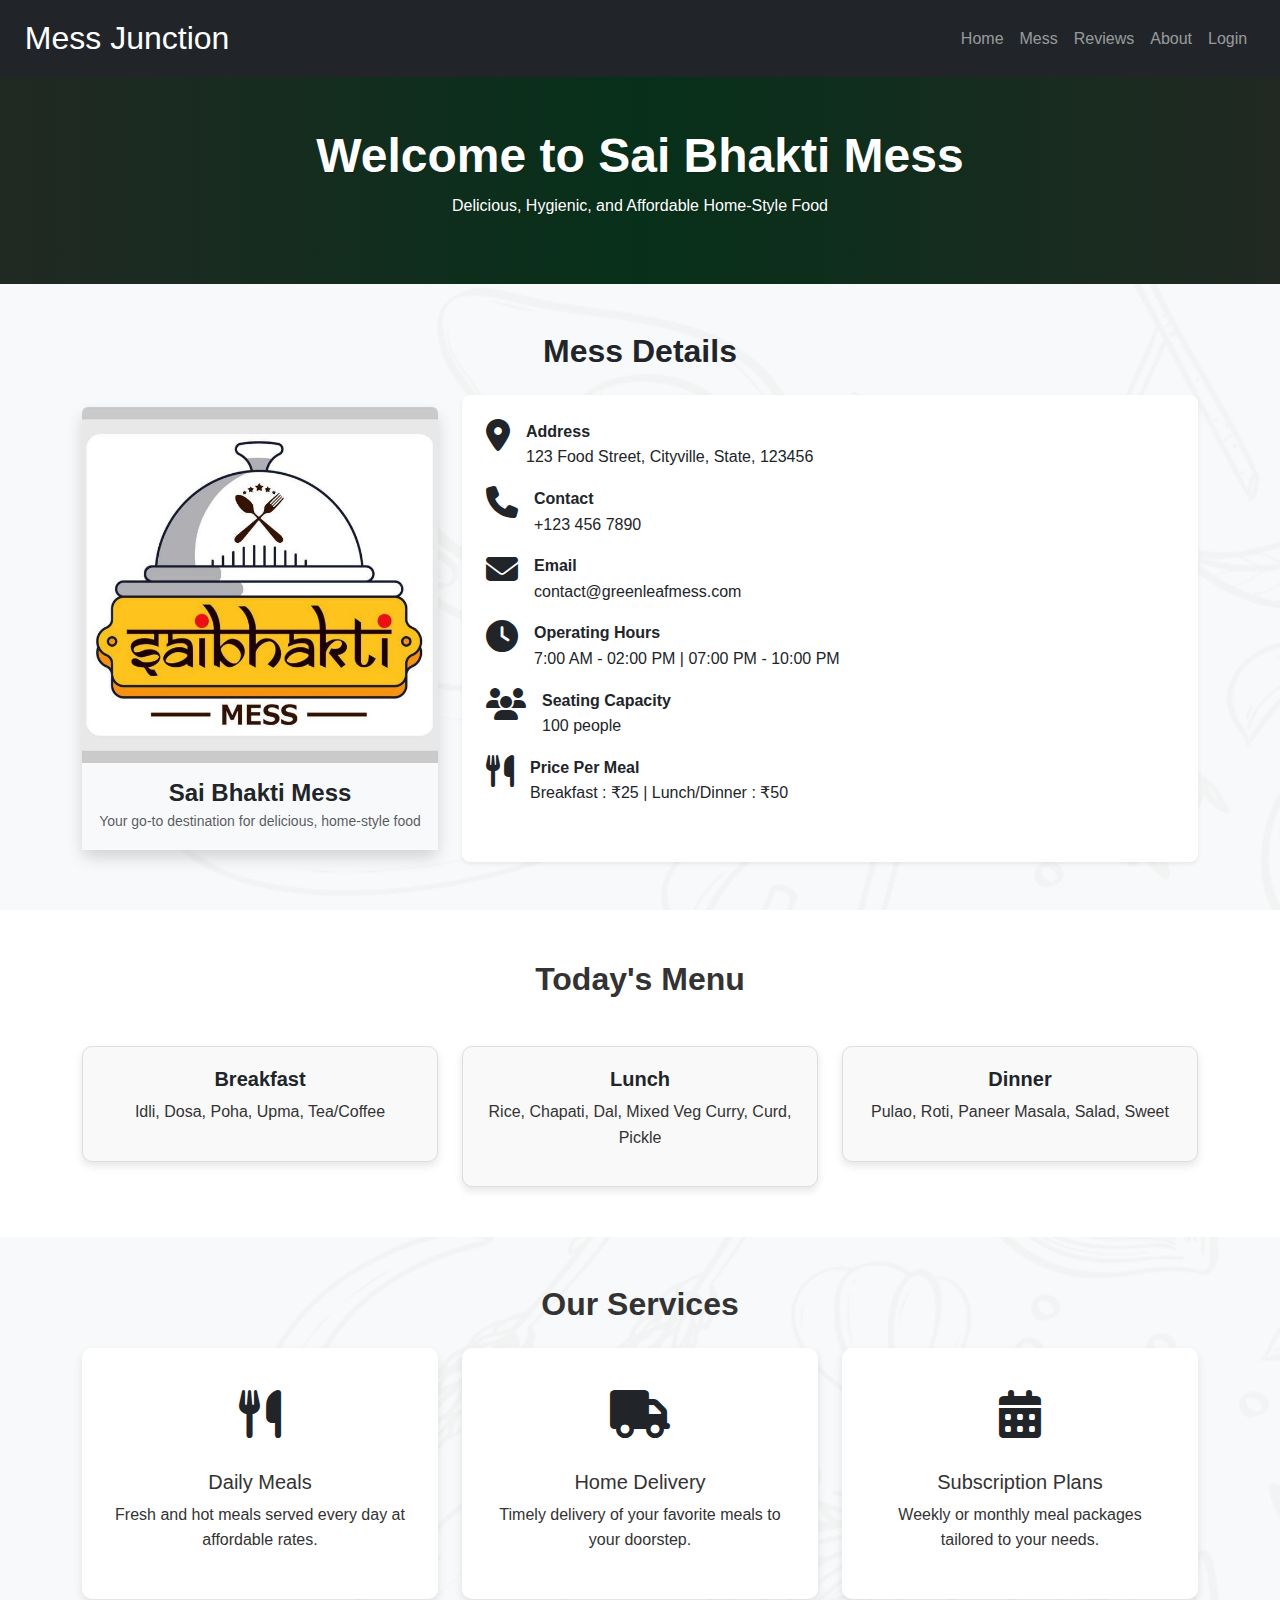
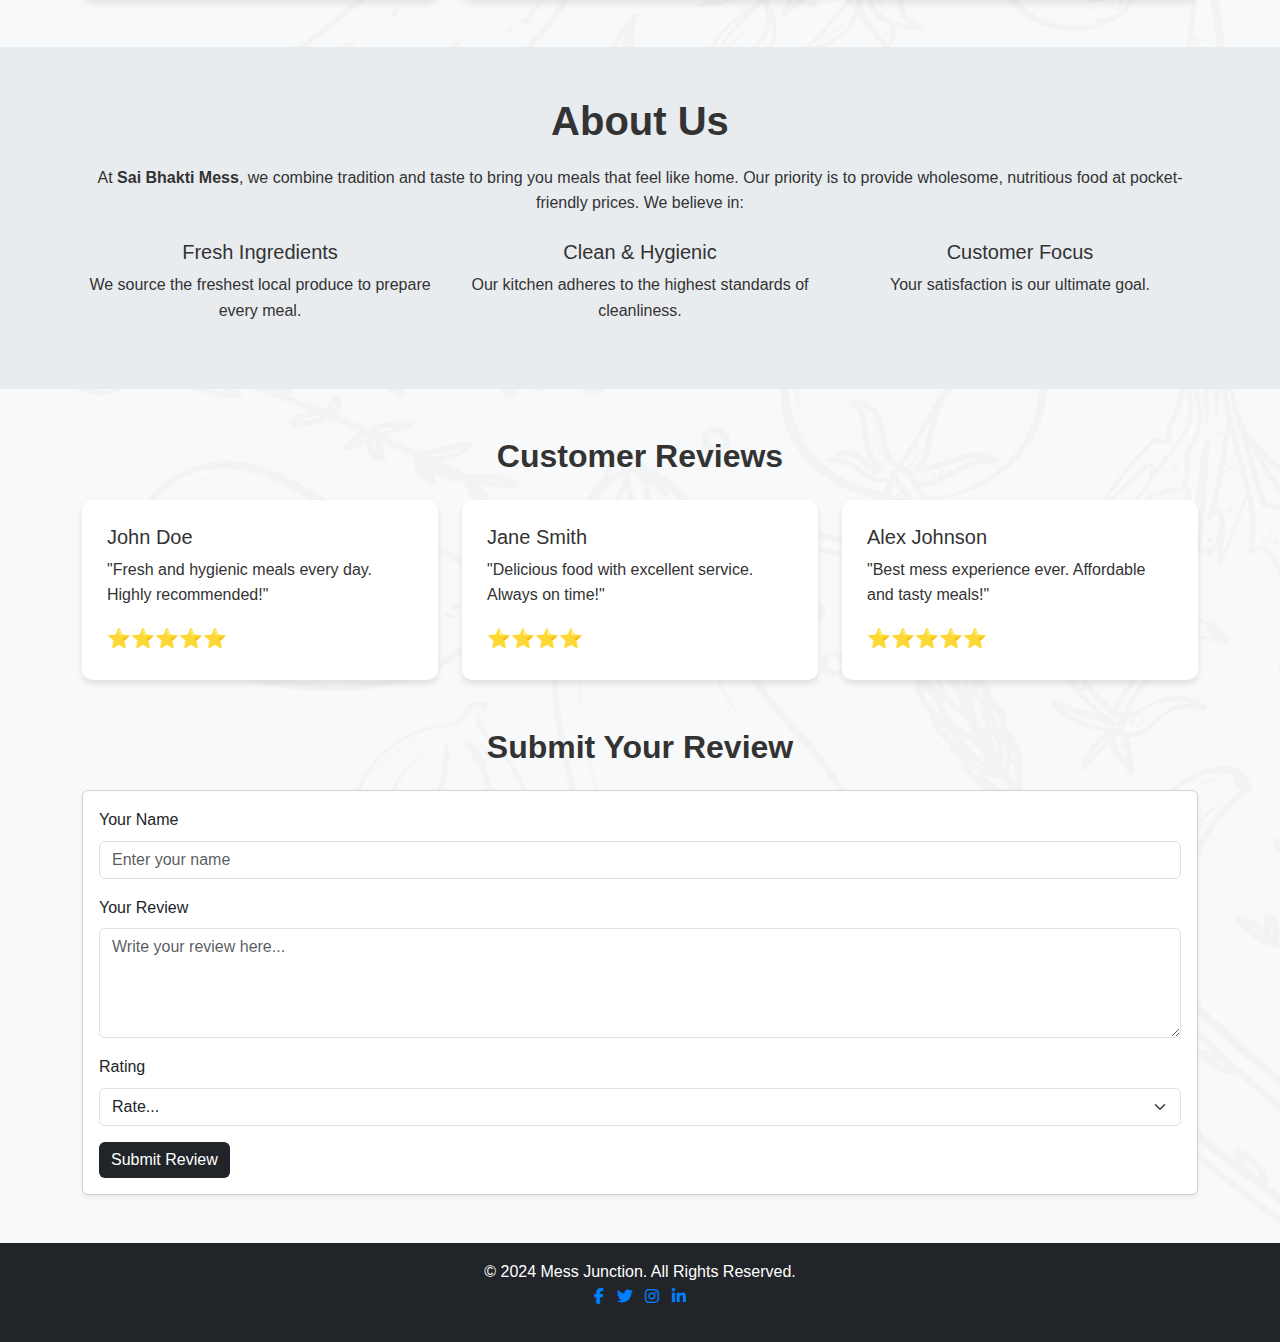
<file: md3.html>
<!DOCTYPE html>
<html lang="en">

<head>
  <meta charset="UTF-8">
  <meta name="viewport" content="width=device-width, initial-scale=1.0">
  <title>Sai Bhakti Mess</title>
  <!-- Bootstrap CSS -->
  <link href="https://cdn.jsdelivr.net/npm/bootstrap@5.3.3/dist/css/bootstrap.min.css" rel="stylesheet">
  <!-- <link rel="stylesheet" href="https://cdnjs.cloudflare.com/ajax/libs/font-awesome/6.0.0/css/all.min.css"> -->

  <link rel="stylesheet" href="https://cdnjs.cloudflare.com/ajax/libs/font-awesome/6.7.2/css/all.min.css"
    integrity="sha512-Evv84Mr4kqVGRNSgIGL/F/aIDqQb7xQ2vcrdIwxfjThSH8CSR7PBEakCr51Ck+w+/U6swU2Im1vVX0SVk9ABhg=="
    crossorigin="anonymous" referrerpolicy="no-referrer" />

  <link rel="stylesheet" href="https://cdn.jsdelivr.net/npm/bootstrap@5.3.0-alpha3/dist/css/bootstrap.min.css">
  <link rel="stylesheet" href="styles.css">
  <!-- <link href="https://cdnjs.cloudflare.com/ajax/libs/font-awesome/6.0.0-beta3/css/all.min.css" rel="stylesheet"> -->


  <!-- Custom CSS -->
  <style>
    body {
      font-family: "Segoe UI", Tahoma, Geneva, Verdana, sans-serif;
      background-color: #f8f9fa;
      color: #333;
    }

    /* Header Section */
    .mess-header {
      background: linear-gradient(to right, rgb(33, 41, 35), #07301a,#212922);
      color: #fff;
      padding: 50px 20px;
      text-align: center;
    }

    .mess-header h1 {
      font-size: 3rem;
      font-weight: bold;
    }

    /* About Us Section */
    .about-section {
      background-color: #e9ecef;
      padding: 50px 20px;
    }

    .about-section .about-title {
      font-size: 2.5rem;
      font-weight: bold;
      margin-bottom: 20px;
    }

    /* Menu Section */
    .menu-section {
      background-color: #fff;
      padding: 50px 20px;
    }

    .menu-card {
      border: 1px solid #ddd;
      border-radius: 10px;
      padding: 20px;
      box-shadow: 0 4px 8px rgba(0, 0, 0, 0.1);
      transition: transform 0.3s ease;
      background-color: #f9f9f9;
    }

    .menu-card:hover {
      transform: scale(1.05);
    }

    .menu-card h5 {
      color: #212529;
      font-weight: bold;
    }

    /* Our Services */
    .service-card {
      border: none;
      text-align: center;
      padding: 30px;
      background-color: #fff;
      border-radius: 10px;
      box-shadow: 0 4px 8px rgba(0, 0, 0, 0.1);
      transition: transform 0.3s ease;
    }

    .service-card:hover {
      transform: translateY(-5px);
    }

    .service-icon {
      font-size: 3rem;
      color: #212529;
      margin-bottom: 15px;
    }

    /* Reviews */
    .review-card {
      background: #fff;
      border-radius: 10px;
      padding: 25px;
      box-shadow: 0 4px 6px rgba(0, 0, 0, 0.1);
    }

    .review-card .rating {
      color: #f39c12;
      font-size: 1.2rem;
    }

    /* Footer */
    .footer {
      background-color: #343a40;
      color: #fff;
      text-align: center;
      padding: 20px 0;
    }

    .footer a {
      color: #0080ff;
      text-decoration: none;
    }

    .footer a:hover {
      color: #fff;
    }
  </style>
</head>

<body background="image/menu-bg.png" style="background-size: cover;">

  <nav class="navbar navbar-expand-lg navbar-dark">
    <div class="container-fluid">
      <a class="navbar-brand" href="#">Mess Junction</a>
      <button class="navbar-toggler" type="button" data-bs-toggle="collapse" data-bs-target="#navbarNav"
        aria-controls="navbarNav" aria-expanded="false" aria-label="Toggle navigation">
        <span class="navbar-toggler-icon"></span>
      </button>
      <div class="collapse navbar-collapse" id="navbarNav">
        <ul class="navbar-nav ms-auto">
          <li class="nav-item">
            <a class="nav-link" href="index.html">Home</a>
          </li>
          <li class="nav-item">
            <a class="nav-link" href="menus.html">Mess</a>
          </li>
          <li class="nav-item">
            <a class="nav-link" href="reviews.html">Reviews</a>
          </li>
          <li class="nav-item">
            <a class="nav-link" href="about.html">About</a>
          </li>
          <li class="nav-item">
            <a class="nav-link" href="login.html">Login</a>
          </li>
        </ul>
      </div>
    </div>
  </nav>


  <!-- Header -->
  <div>
    <header class="mess-header">
      <h1>Welcome to Sai Bhakti Mess</h1>
      <p>Delicious, Hygienic, and Affordable Home-Style Food</p>
    </header>
  </div>

  <!-- Mess Details -->
  <section class="container my-5">
    <h2 class="text-center mb-4" style="font-weight: bold; color: #212529;">Mess Details</h2>
    <div class="row g-4 align-items-center">
      <!-- Image Section -->
      <div class="col-md-4 col-sm-10">
        <div class="card shadow border-0 rounded-3">
          <img src="/mess/saibhakti.jpg" width="400" alt="Mess Image" class="card-img-top rounded-top">
          <div class="card-body text-center bg-light">
            <h4 class="mb-0" style="font-weight: bold;">Sai Bhakti Mess</h4>
            <small class="text-muted">Your go-to destination for delicious, home-style food</small>
          </div>
        </div>
      </div>
      <!-- Details Section -->
      <div class="col-md-8">
        <div class="card shadow-sm border-0 rounded-3 p-4 bg-white">
          <ul class="list-unstyled">
            <li class="mb-3 d-flex align-items-start">
              <i class="fas fa-map-marker-alt fa-2x me-3"></i>
              <div>
                <strong>Address</strong>
                <p class="mb-0">123 Food Street, Cityville, State, 123456</p>
              </div>
            </li>
            <li class="mb-3 d-flex align-items-start">
              <i class="fas fa-phone fa-2x me-3"></i>
              <div>
                <strong>Contact</strong>
                <p class="mb-0">+123 456 7890</p>
              </div>
            </li>
            <li class="mb-3 d-flex align-items-start">
              <i class="fas fa-envelope fa-2x me-3"></i>
              <div>
                <strong>Email</strong>
                <p class="mb-0">contact@greenleafmess.com</p>
              </div>
            </li>
            <li class="mb-3 d-flex align-items-start">
              <i class="fas fa-clock fa-2x me-3"></i>
              <div>
                <strong>Operating Hours</strong>
                <p class="mb-0">7:00 AM - 02:00 PM | 07:00 PM - 10:00 PM</p>
              </div>
            </li>
            <li class="mb-3 d-flex align-items-start">
              <i class="fas fa-users fa-2x me-3"></i>
              <div>
                <strong>Seating Capacity</strong>
                <p class="mb-0">100 people</p>
              </div>
            </li>
            <li class="mb-3 d-flex align-items-start">
              <i class="fas fa-cutlery fa-2x me-3"></i>
              <div>
                <strong>Price Per Meal</strong>
                <p class="mb-0">Breakfast : ₹25 | Lunch/Dinner : ₹50</p>
              </div>
            </li>
          </ul>
        </div>
      </div>
    </div>
  </section>


  <!-- Menu Section -->
  <section class="menu-section">
    <div class="container text-center">
      <h2 class="mb-5">Today's Menu</h2>
      <div class="row g-4">
        <div class="col-md-4">
          <div class="menu-card">
            <h5>Breakfast</h5>
            <p>Idli, Dosa, Poha, Upma, Tea/Coffee</p>
          </div>
        </div>
        <div class="col-md-4">
          <div class="menu-card">
            <h5>Lunch</h5>
            <p>Rice, Chapati, Dal, Mixed Veg Curry, Curd, Pickle</p>
          </div>
        </div>
        <div class="col-md-4">
          <div class="menu-card">
            <h5>Dinner</h5>
            <p>Pulao, Roti, Paneer Masala, Salad, Sweet</p>
          </div>
        </div>
      </div>
    </div>
  </section>

  <!-- Our Services -->
  <section class="container my-5">
    <h2 class="text-center mb-4">Our Services</h2>
    <div class="row g-4">
      <div class="col-md-4">
        <div class="service-card">
          <div class="service-icon"><i class="fas fa-utensils"></i></div>
          <h5>Daily Meals</h5>
          <p>Fresh and hot meals served every day at affordable rates.</p>
        </div>
      </div>
      <div class="col-md-4">
        <div class="service-card">
          <div class="service-icon"><i class="fas fa-truck"></i></div>
          <h5>Home Delivery</h5>
          <p>Timely delivery of your favorite meals to your doorstep.</p>
        </div>
      </div>
      <div class="col-md-4">
        <div class="service-card">
          <div class="service-icon"><i class="fas fa-calendar-alt"></i></div>
          <h5>Subscription Plans</h5>
          <p>Weekly or monthly meal packages tailored to your needs.</p>
        </div>
      </div>
    </div>
  </section>

  <!-- About Us -->
  <section class="about-section text-center">
    <div class="container">
      <h2 class="about-title">About Us</h2>
      <p>At <strong>Sai Bhakti Mess</strong>, we combine tradition and taste to bring you meals that feel like home. Our
        priority is to provide wholesome, nutritious food at pocket-friendly prices. We believe in:</p>
      <div class="row mt-4">
        <div class="col-md-4">
          <h5>Fresh Ingredients</h5>
          <p>We source the freshest local produce to prepare every meal.</p>
        </div>
        <div class="col-md-4">
          <h5>Clean & Hygienic</h5>
          <p>Our kitchen adheres to the highest standards of cleanliness.</p>
        </div>
        <div class="col-md-4">
          <h5>Customer Focus</h5>
          <p>Your satisfaction is our ultimate goal.</p>
        </div>
      </div>
    </div>
  </section>



  <!-- Reviews -->
  <section class="container my-5">
    <h2 class="text-center mb-4">Customer Reviews</h2>
    <div class="row g-4">
      <div class="col-md-4">
        <div class="review-card">
          <h5>John Doe</h5>
          <p>"Fresh and hygienic meals every day. Highly recommended!"</p>
          <div class="rating">⭐⭐⭐⭐⭐</div>
        </div>
      </div>
      <div class="col-md-4">
        <div class="review-card">
          <h5>Jane Smith</h5>
          <p>"Delicious food with excellent service. Always on time!"</p>
          <div class="rating">⭐⭐⭐⭐</div>
        </div>
      </div>
      <div class="col-md-4">
        <div class="review-card">
          <h5>Alex Johnson</h5>
          <p>"Best mess experience ever. Affordable and tasty meals!"</p>
          <div class="rating">⭐⭐⭐⭐⭐</div>
        </div>
      </div>
    </div>
  </section>


  <section class="container my-5">
    <h2 class="text-center mb-4">Submit Your Review</h2>
    <div class="card shadow-sm">
      <div class="card-body">
        <!-- Review Input Form -->
        <form id="reviewForm">
          <!-- Name Input -->
          <div class="mb-3">
            <label for="name" class="form-label">Your Name</label>
            <input type="text" class="form-control" id="name" placeholder="Enter your name" required>
          </div>

          <!-- Review Text Input -->
          <div class="mb-3">
            <label for="review" class="form-label">Your Review</label>
            <textarea class="form-control" id="review" rows="4" placeholder="Write your review here..."
              required></textarea>
          </div>
          <!-- Rating Input -->
          <div class="mb-3">
            <label for="rating" class="form-label">Rating</label>
            <select class="form-select" id="rating" required>
              <option value="" disabled selected>Rate...</option>
              <option value="1">★☆☆☆☆</option>
              <option value="2">★★☆☆☆</option>
              <option value="3">★★★☆☆</option>
              <option value="4">★★★★☆</option>
              <option value="5">★★★★★</option>
            </select>
          </div>
          <!-- Submit Button -->
          <button type="submit" class="btn btn-primary">Submit Review</button>
        </form>
      </div>
    </div>
  </section>


  <!-- Footer Section -->
  <footer class="footer bg-dark text-white py-3 text-center">
    <div class="container">
      <div class="row">
        <div class="col text-center">
          <p>&copy; 2024 Mess Junction. All Rights Reserved.</p>
          <ul class="social-icons">
            <li><a href="https://facebook.com" target="_blank" title="Facebook"><i class="fab fa-facebook-f"></i></a>
            </li>
            <li><a href="https://twitter.com" target="_blank" title="Twitter"><i class="fab fa-twitter"></i></a></li>
            <li><a href="https://instagram.com" target="_blank" title="Instagram"><i class="fab fa-instagram"></i></a>
            </li>
            <li><a href="https://linkedin.com" target="_blank" title="LinkedIn"><i class="fab fa-linkedin-in"></i></a>
            </li>
          </ul>
        </div>
      </div>
    </div>
  </footer>

  <script src="https://cdn.jsdelivr.net/npm/bootstrap@5.3.0-alpha3/dist/js/bootstrap.bundle.min.js"></script>
  <script>
    // Optional JavaScript to handle form submission
    document.getElementById('reviewForm').addEventListener('submit', function (event) {
      event.preventDefault();
      const name = document.getElementById('name').value;
      const rating = document.getElementById('rating').value;
      const reviewText = document.getElementById('review').value;

      alert(`Thank you, ${name}! Your review (Rating: ${rating}/5) has been submitted.`);
      this.reset();
    });
  </script>
</body>

</html>
</file>
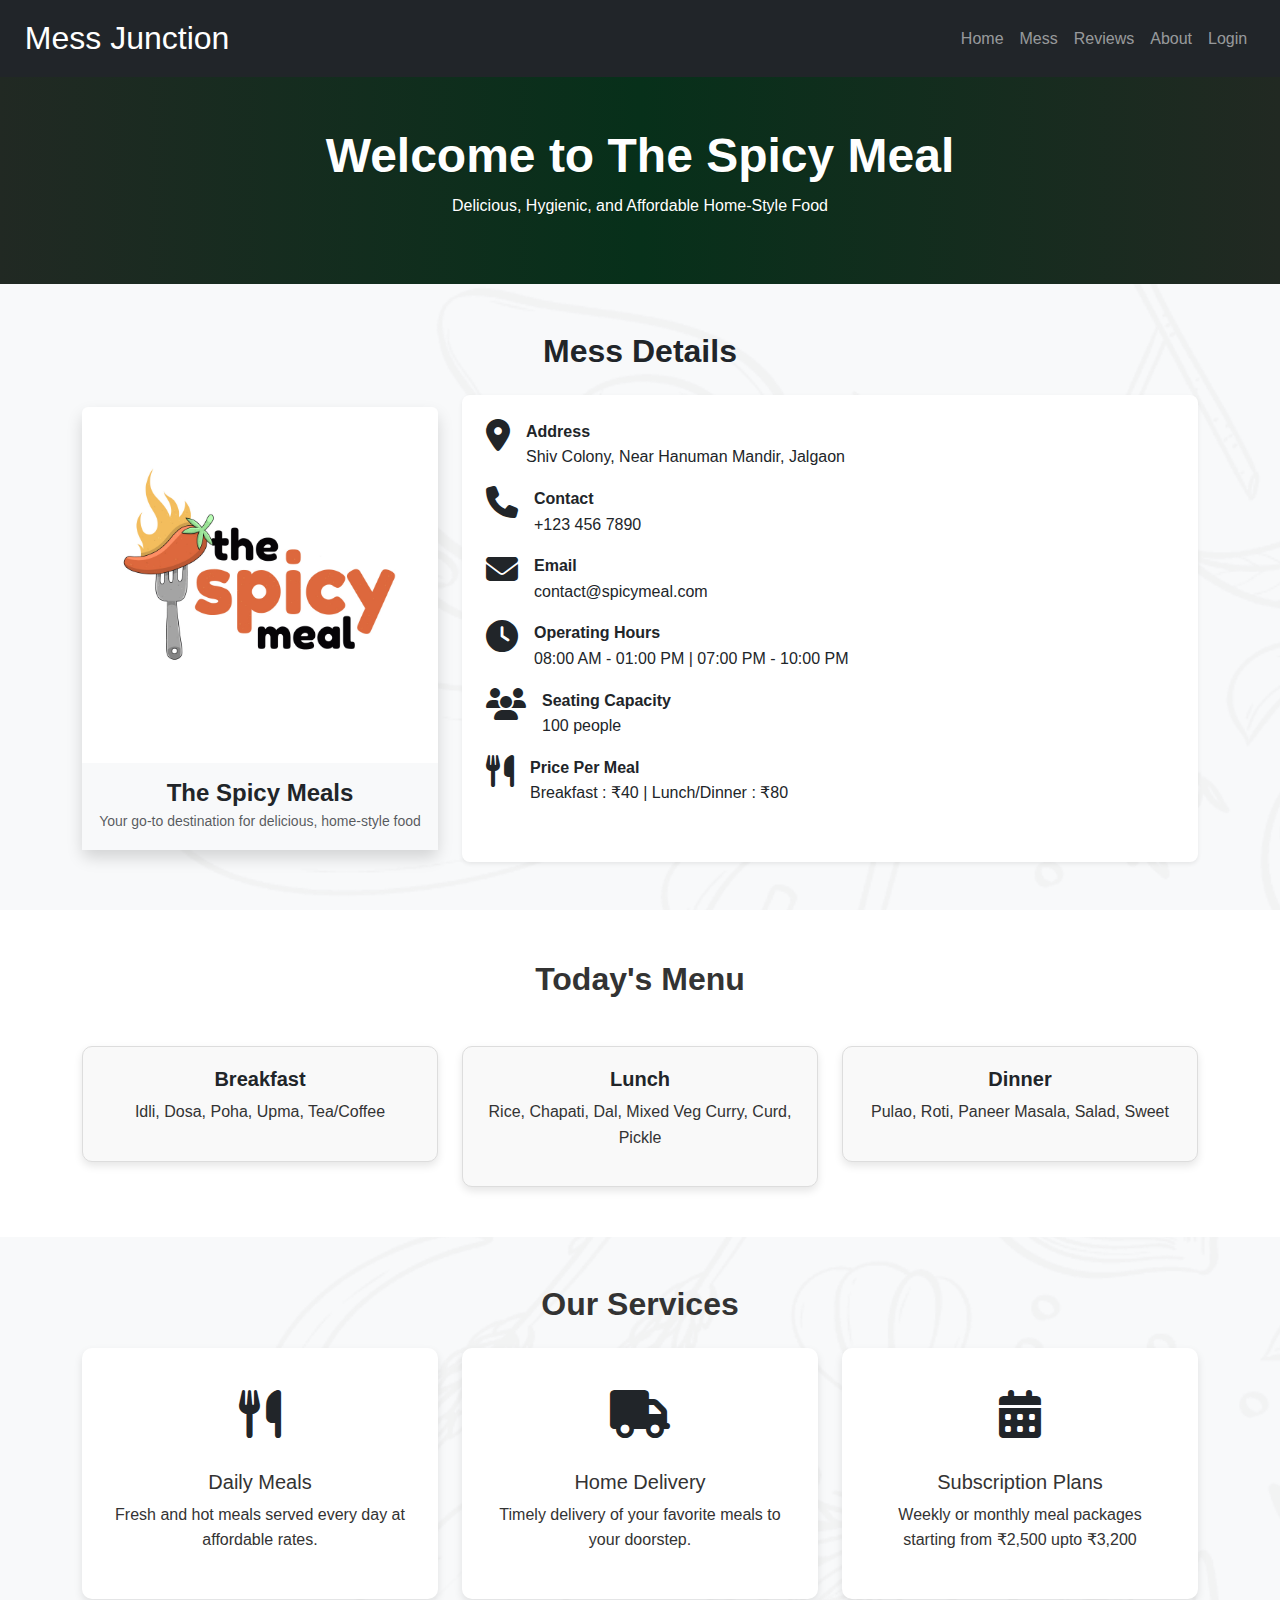
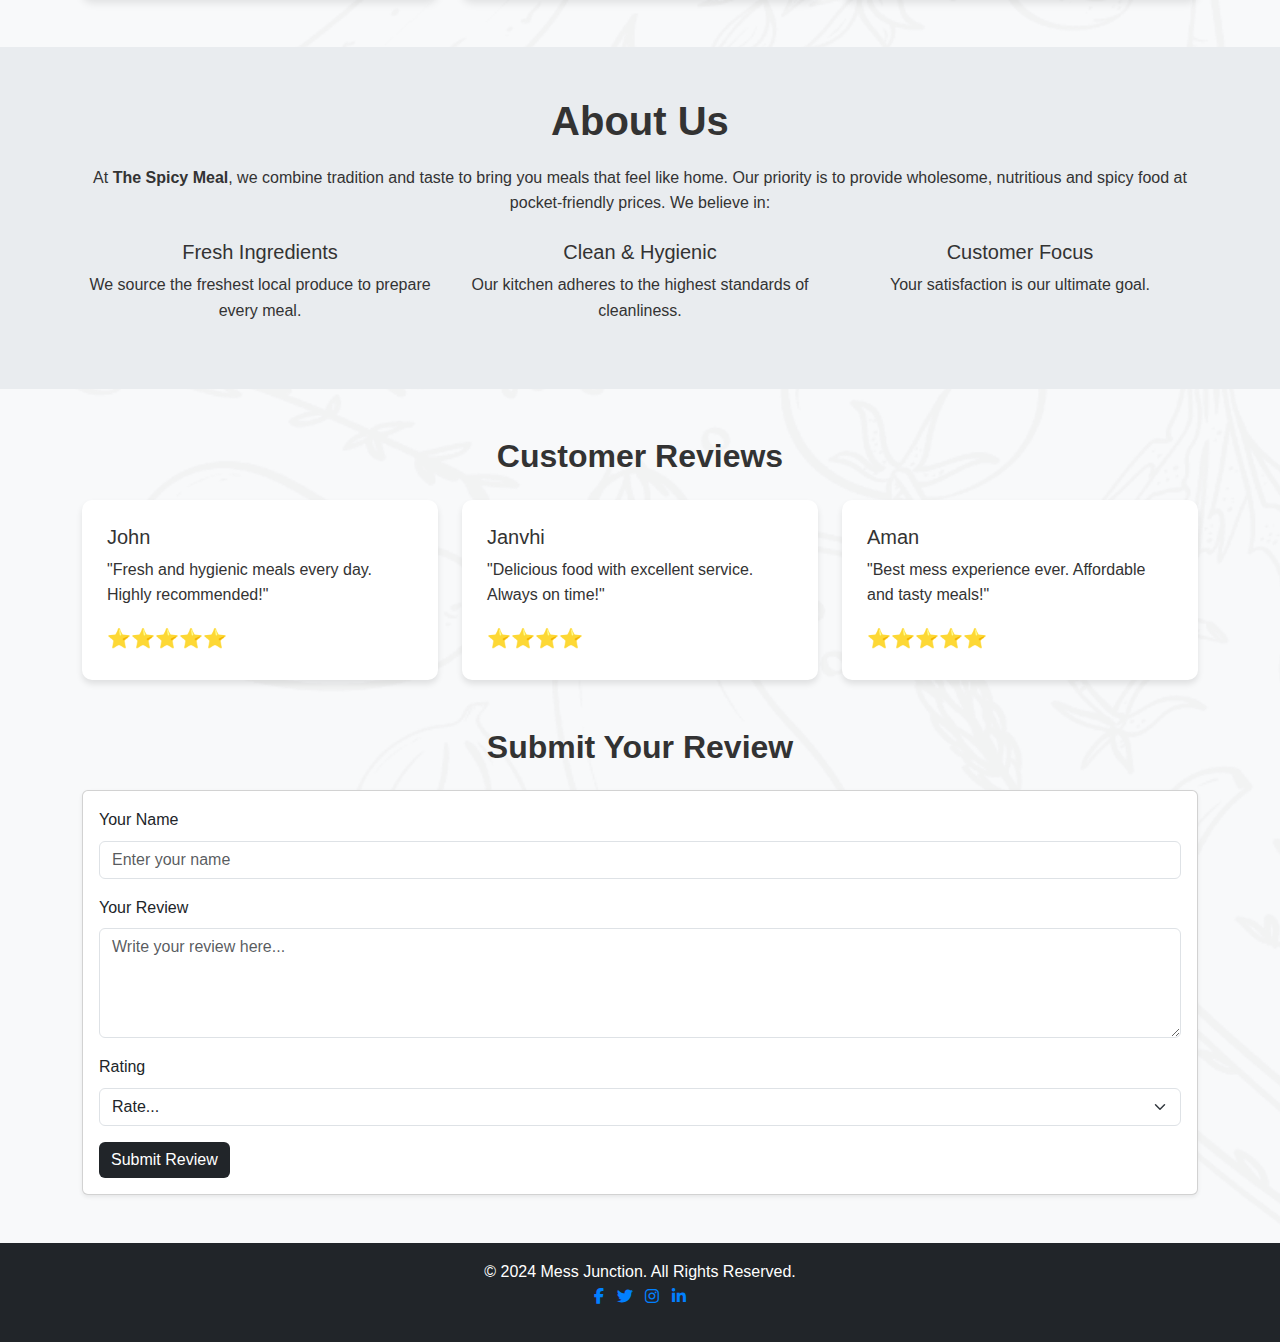
<file: md4.html>
<!DOCTYPE html>
<html lang="en">

<head>
  <meta charset="UTF-8">
  <meta name="viewport" content="width=device-width, initial-scale=1.0">
  <title>The Spicy Meal</title>
  <!-- Bootstrap CSS -->
  <link href="https://cdn.jsdelivr.net/npm/bootstrap@5.3.3/dist/css/bootstrap.min.css" rel="stylesheet">
  <!-- <link rel="stylesheet" href="https://cdnjs.cloudflare.com/ajax/libs/font-awesome/6.0.0/css/all.min.css"> -->

  <link rel="stylesheet" href="https://cdnjs.cloudflare.com/ajax/libs/font-awesome/6.7.2/css/all.min.css"
    integrity="sha512-Evv84Mr4kqVGRNSgIGL/F/aIDqQb7xQ2vcrdIwxfjThSH8CSR7PBEakCr51Ck+w+/U6swU2Im1vVX0SVk9ABhg=="
    crossorigin="anonymous" referrerpolicy="no-referrer" />

  <link rel="stylesheet" href="https://cdn.jsdelivr.net/npm/bootstrap@5.3.0-alpha3/dist/css/bootstrap.min.css">
  <link rel="stylesheet" href="styles.css">
  <!-- <link href="https://cdnjs.cloudflare.com/ajax/libs/font-awesome/6.0.0-beta3/css/all.min.css" rel="stylesheet"> -->


  <!-- Custom CSS -->
  <style>
    body {
      font-family: "Segoe UI", Tahoma, Geneva, Verdana, sans-serif;
      background-color: #f8f9fa;
      color: #333;
    }

    /* Header Section */
    .mess-header {
      background: linear-gradient(to right, rgb(33, 41, 35), #07301a, #212922);
      color: #fff;
      padding: 50px 20px;
      text-align: center;
    }

    .mess-header h1 {
      font-size: 3rem;
      font-weight: bold;
    }

    /* About Us Section */
    .about-section {
      background-color: #e9ecef;
      padding: 50px 20px;
    }

    .about-section .about-title {
      font-size: 2.5rem;
      font-weight: bold;
      margin-bottom: 20px;
    }

    /* Menu Section */
    .menu-section {
      background-color: #fff;
      padding: 50px 20px;
    }

    .menu-card {
      border: 1px solid #ddd;
      border-radius: 10px;
      padding: 20px;
      box-shadow: 0 4px 8px rgba(0, 0, 0, 0.1);
      transition: transform 0.3s ease;
      background-color: #f9f9f9;
    }

    .menu-card:hover {
      transform: scale(1.05);
    }

    .menu-card h5 {
      color: #212529;
      font-weight: bold;
    }

    /* Our Services */
    .service-card {
      border: none;
      text-align: center;
      padding: 30px;
      background-color: #fff;
      border-radius: 10px;
      box-shadow: 0 4px 8px rgba(0, 0, 0, 0.1);
      transition: transform 0.3s ease;
    }

    .service-card:hover {
      transform: translateY(-5px);
    }

    .service-icon {
      font-size: 3rem;
      color: #212529;
      margin-bottom: 15px;
    }

    /* Reviews */
    .review-card {
      background: #fff;
      border-radius: 10px;
      padding: 25px;
      box-shadow: 0 4px 6px rgba(0, 0, 0, 0.1);
    }

    .review-card .rating {
      color: #f39c12;
      font-size: 1.2rem;
    }

    /* Footer */
    .footer {
      background-color: #343a40;
      color: #fff;
      text-align: center;
      padding: 20px 0;
    }

    .footer a {
      color: #0180ff;
      text-decoration: none;
    }

    .footer a:hover {
      color: #fff;
    }
  </style>
</head>

<body background="image/menu-bg.png" style="background-size: cover;">

  <nav class="navbar navbar-expand-lg navbar-dark">
    <div class="container-fluid">
      <a class="navbar-brand" href="#">Mess Junction</a>
      <button class="navbar-toggler" type="button" data-bs-toggle="collapse" data-bs-target="#navbarNav"
        aria-controls="navbarNav" aria-expanded="false" aria-label="Toggle navigation">
        <span class="navbar-toggler-icon"></span>
      </button>
      <div class="collapse navbar-collapse" id="navbarNav">
        <ul class="navbar-nav ms-auto">
          <li class="nav-item">
            <a class="nav-link" href="index.html">Home</a>
          </li>
          <li class="nav-item">
            <a class="nav-link" href="menus.html">Mess</a>
          </li>
          <li class="nav-item">
            <a class="nav-link" href="reviews.html">Reviews</a>
          </li>
          <li class="nav-item">
            <a class="nav-link" href="about.html">About</a>
          </li>
          <li class="nav-item">
            <a class="nav-link" href="login.html">Login</a>
          </li>
        </ul>
      </div>
    </div>
  </nav>


  <!-- Header -->
  <div>
    <header class="mess-header">
      <h1>Welcome to The Spicy Meal</h1>
      <p>Delicious, Hygienic, and Affordable Home-Style Food</p>
    </header>
  </div>

  <!-- Mess Details -->
  <section class="container my-5">
    <h2 class="text-center mb-4" style="font-weight: bold; color: #212529;">Mess Details</h2>
    <div class="row g-4 align-items-center">
      <!-- Image Section -->
      <div class="col-md-4 col-sm-10">
        <div class="card shadow border-0 rounded-3">
          <img src="/mess/spicy.jpg" width="400" alt="Mess Image" class="card-img-top rounded-top">
          <div class="card-body text-center bg-light">
            <h4 class="mb-0" style="font-weight: bold;">The Spicy Meals</h4>
            <small class="text-muted">Your go-to destination for delicious, home-style food</small>
          </div>
        </div>
      </div>
      <!-- Details Section -->
      <div class="col-md-8">
        <div class="card shadow-sm border-0 rounded-3 p-4 bg-white">
          <ul class="list-unstyled">
            <li class="mb-3 d-flex align-items-start">
              <i class="fas fa-map-marker-alt fa-2x me-3"></i>
              <div>
                <strong>Address</strong>
                <p class="mb-0">Shiv Colony, Near Hanuman Mandir, Jalgaon</p>
              </div>
            </li>
            <li class="mb-3 d-flex align-items-start">
              <i class="fas fa-phone fa-2x me-3"></i>
              <div>
                <strong>Contact</strong>
                <p class="mb-0">+123 456 7890</p>
              </div>
            </li>
            <li class="mb-3 d-flex align-items-start">
              <i class="fas fa-envelope fa-2x me-3"></i>
              <div>
                <strong>Email</strong>
                <p class="mb-0">contact@spicymeal.com</p>
              </div>
            </li>
            <li class="mb-3 d-flex align-items-start">
              <i class="fas fa-clock fa-2x me-3"></i>
              <div>
                <strong>Operating Hours</strong>
                <p class="mb-0">08:00 AM - 01:00 PM | 07:00 PM - 10:00 PM</p>
              </div>
            </li>
            <li class="mb-3 d-flex align-items-start">
              <i class="fas fa-users fa-2x me-3"></i>
              <div>
                <strong>Seating Capacity</strong>
                <p class="mb-0">100 people</p>
              </div>
            </li>
            <li class="mb-3 d-flex align-items-start">
              <i class="fas fa-cutlery fa-2x me-3"></i>
              <div>
                <strong>Price Per Meal</strong>
                <p class="mb-0">Breakfast : ₹40 | Lunch/Dinner : ₹80</p>
              </div>
            </li>
          </ul>
        </div>
      </div>
    </div>
  </section>


  <!-- Menu Section -->
  <section class="menu-section">
    <div class="container text-center">
      <h2 class="mb-5">Today's Menu</h2>
      <div class="row g-4">
        <div class="col-md-4">
          <div class="menu-card">
            <h5>Breakfast</h5>
            <p>Idli, Dosa, Poha, Upma, Tea/Coffee</p>
          </div>
        </div>
        <div class="col-md-4">
          <div class="menu-card">
            <h5>Lunch</h5>
            <p>Rice, Chapati, Dal, Mixed Veg Curry, Curd, Pickle</p>
          </div>
        </div>
        <div class="col-md-4">
          <div class="menu-card">
            <h5>Dinner</h5>
            <p>Pulao, Roti, Paneer Masala, Salad, Sweet</p>
          </div>
        </div>
      </div>
    </div>
  </section>

  <!-- Our Services -->
  <section class="container my-5">
    <h2 class="text-center mb-4">Our Services</h2>
    <div class="row g-4">
      <div class="col-md-4">
        <div class="service-card">
          <div class="service-icon"><i class="fas fa-utensils"></i></div>
          <h5>Daily Meals</h5>
          <p>Fresh and hot meals served every day at affordable rates.</p>
        </div>
      </div>
      <div class="col-md-4">
        <div class="service-card">
          <div class="service-icon"><i class="fas fa-truck"></i></div>
          <h5>Home Delivery</h5>
          <p>Timely delivery of your favorite meals to your doorstep.</p>
        </div>
      </div>
      <div class="col-md-4">
        <div class="service-card">
          <div class="service-icon"><i class="fas fa-calendar-alt"></i></div>
          <h5>Subscription Plans</h5>
          <p>Weekly or monthly meal packages starting from ₹2,500 upto ₹3,200</p>
        </div>
      </div>
    </div>
  </section>

  <!-- About Us -->
  <section class="about-section text-center">
    <div class="container">
      <h2 class="about-title">About Us</h2>
      <p>At <strong>The Spicy Meal</strong>, we combine tradition and taste to bring you meals that feel like home. Our
        priority is to provide wholesome, nutritious and spicy food at pocket-friendly prices. We believe in:</p>
      <div class="row mt-4">
        <div class="col-md-4">
          <h5>Fresh Ingredients</h5>
          <p>We source the freshest local produce to prepare every meal.</p>
        </div>
        <div class="col-md-4">
          <h5>Clean & Hygienic</h5>
          <p>Our kitchen adheres to the highest standards of cleanliness.</p>
        </div>
        <div class="col-md-4">
          <h5>Customer Focus</h5>
          <p>Your satisfaction is our ultimate goal.</p>
        </div>
      </div>
    </div>
  </section>



  <!-- Reviews -->
  <section class="container my-5">
    <h2 class="text-center mb-4">Customer Reviews</h2>
    <div class="row g-4">
      <div class="col-md-4">
        <div class="review-card">
          <h5>John</h5>
          <p>"Fresh and hygienic meals every day. Highly recommended!"</p>
          <div class="rating">⭐⭐⭐⭐⭐</div>
        </div>
      </div>
      <div class="col-md-4">
        <div class="review-card">
          <h5>Janvhi</h5>
          <p>"Delicious food with excellent service. Always on time!"</p>
          <div class="rating">⭐⭐⭐⭐</div>
        </div>
      </div>
      <div class="col-md-4">
        <div class="review-card">
          <h5>Aman</h5>
          <p>"Best mess experience ever. Affordable and tasty meals!"</p>
          <div class="rating">⭐⭐⭐⭐⭐</div>
        </div>
      </div>
    </div>
  </section>


  <section class="container my-5">
    <h2 class="text-center mb-4">Submit Your Review</h2>
    <div class="card shadow-sm">
      <div class="card-body">
        <!-- Review Input Form -->
        <form id="reviewForm">
          <!-- Name Input -->
          <div class="mb-3">
            <label for="name" class="form-label">Your Name</label>
            <input type="text" class="form-control" id="name" placeholder="Enter your name" required>
          </div>
 
          <!-- Review Text Input -->
          <div class="mb-3">
            <label for="review" class="form-label">Your Review</label>
            <textarea class="form-control" id="review" rows="4" placeholder="Write your review here..."
              required></textarea>
          </div>
          <!-- Rating Input -->
          <div class="mb-3">
            <label for="rating" class="form-label">Rating</label>
            <select class="form-select" id="rating" required>
              <option value="" disabled selected>Rate...</option>
              <option value="1">★☆☆☆☆</option>
              <option value="2">★★☆☆☆</option>
              <option value="3">★★★☆☆</option>
              <option value="4">★★★★☆</option>
              <option value="5">★★★★★</option>
            </select>
          </div>
          <!-- Submit Button -->
          <button type="submit" class="btn btn-primary">Submit Review</button>
        </form>
      </div>
    </div>
  </section>


  <!-- Footer Section -->
  <footer class="footer bg-dark text-white py-3 text-center">
    <div class="container">
      <div class="row">
        <div class="col text-center">
          <p>&copy; 2024 Mess Junction. All Rights Reserved.</p>
          <ul class="social-icons">
            <li><a href="https://facebook.com" target="_blank" title="Facebook"><i class="fab fa-facebook-f"></i></a>
            </li>
            <li><a href="https://twitter.com" target="_blank" title="Twitter"><i class="fab fa-twitter"></i></a></li>
            <li><a href="https://instagram.com" target="_blank" title="Instagram"><i class="fab fa-instagram"></i></a>
            </li>
            <li><a href="https://linkedin.com" target="_blank" title="LinkedIn"><i class="fab fa-linkedin-in"></i></a>
            </li>
          </ul>
        </div>
      </div>
    </div>
  </footer>

  <script src="https://cdn.jsdelivr.net/npm/bootstrap@5.3.0-alpha3/dist/js/bootstrap.bundle.min.js"></script>
  <script>
    // Optional JavaScript to handle form submission
    document.getElementById('reviewForm').addEventListener('submit', function (event) {
      event.preventDefault();
      const name = document.getElementById('name').value;
      const rating = document.getElementById('rating').value;
      const reviewText = document.getElementById('review').value;

      alert(`Thank you, ${name}! Your review (Rating: ${rating}/5) has been submitted.`);
      this.reset();
    });
  </script>
</body>

</html>
</file>
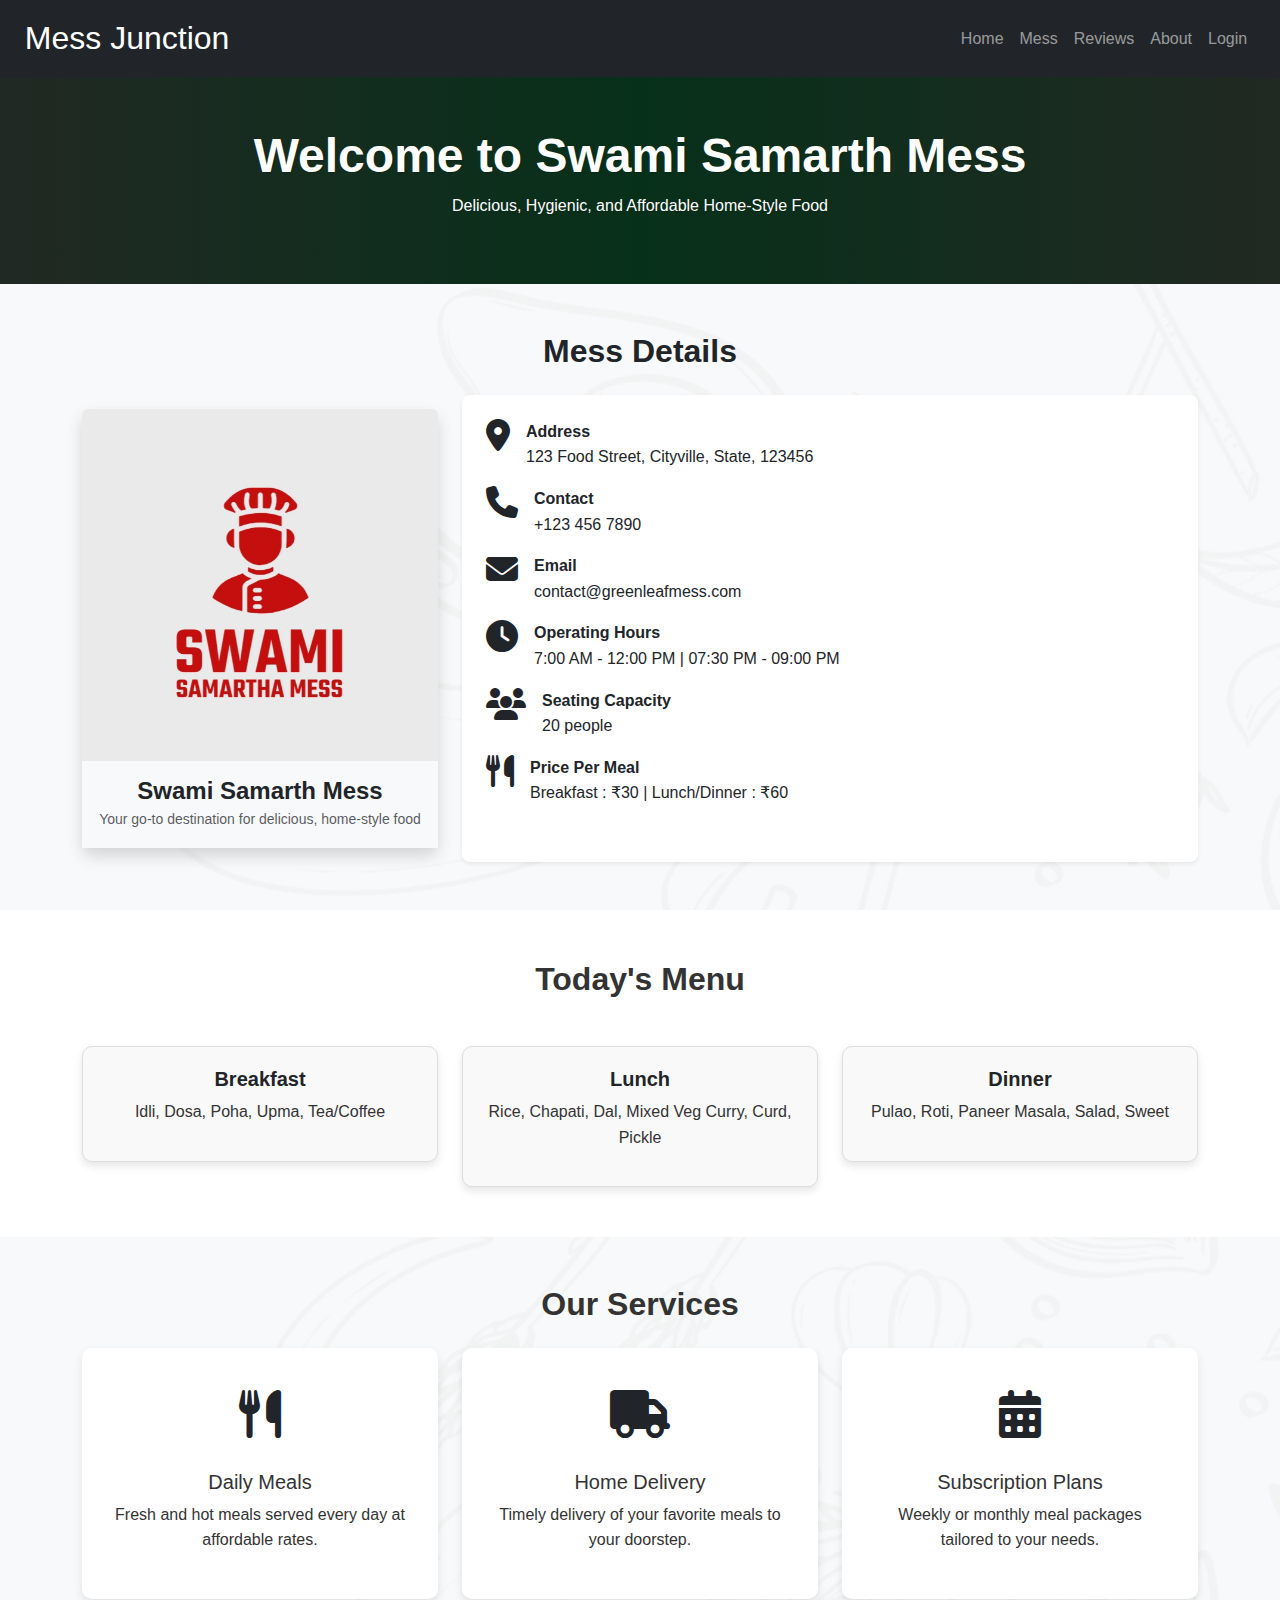
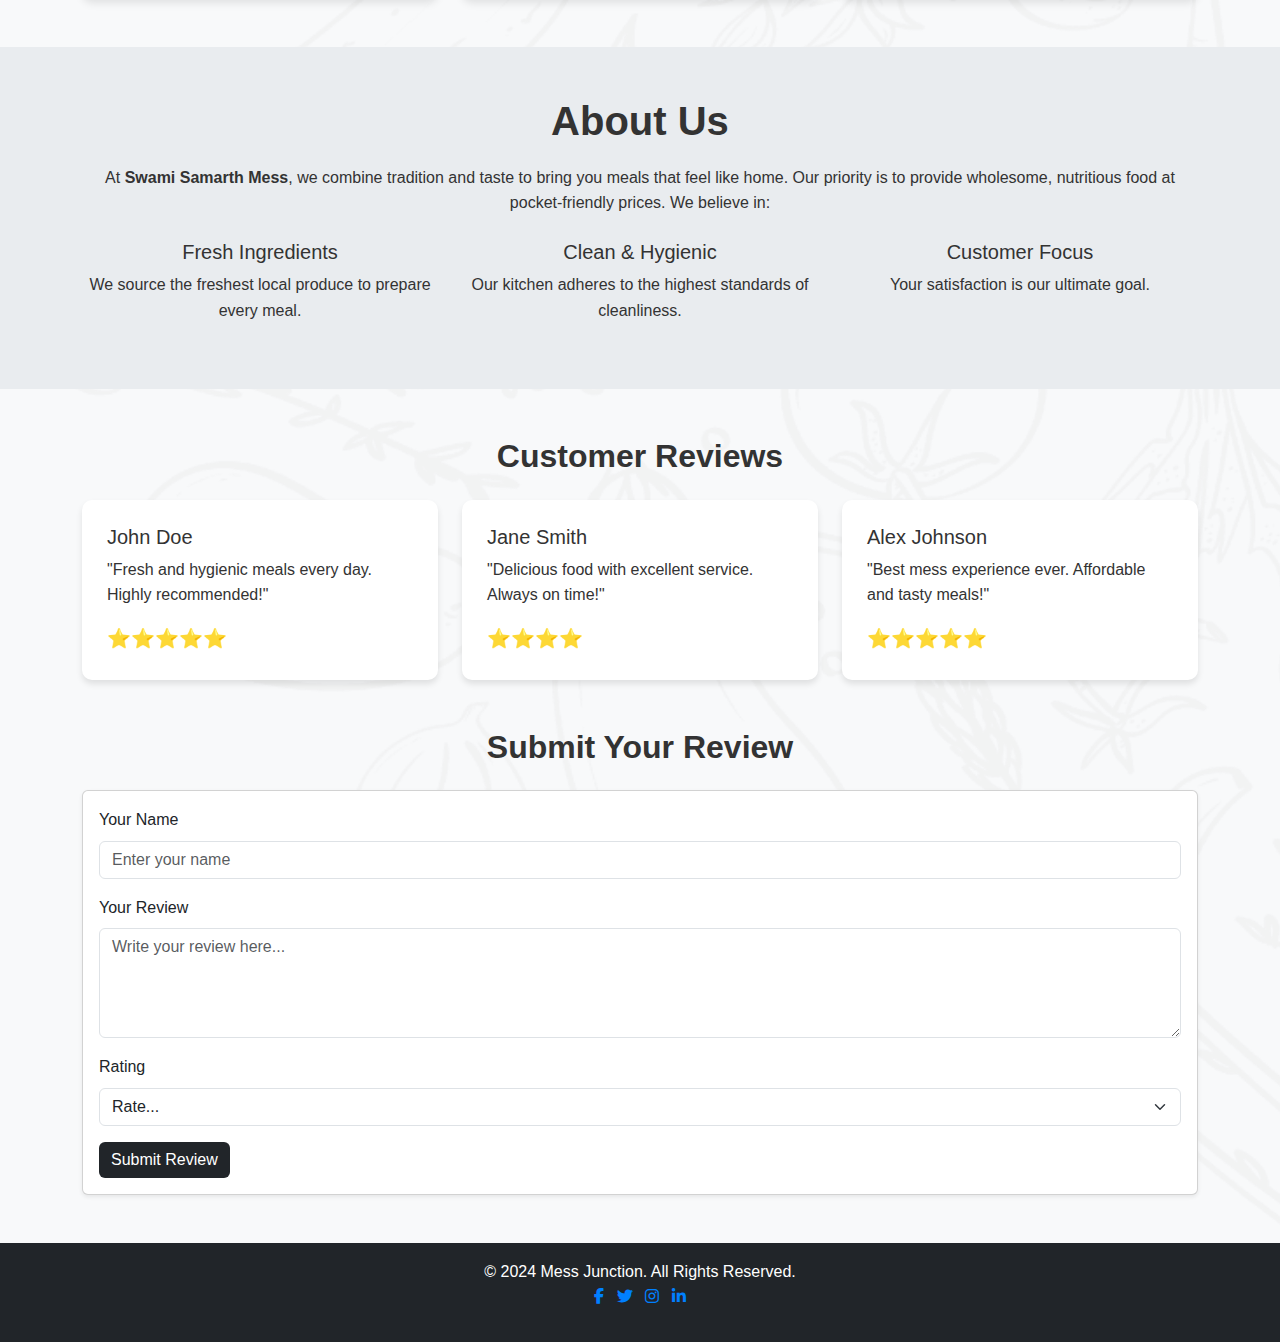
<file: md5.html>
<!DOCTYPE html>
<html lang="en">

<head>
  <meta charset="UTF-8">
  <meta name="viewport" content="width=device-width, initial-scale=1.0">
  <title>Swami Samarth Mess</title>
  <!-- Bootstrap CSS -->
  <link href="https://cdn.jsdelivr.net/npm/bootstrap@5.3.3/dist/css/bootstrap.min.css" rel="stylesheet">
  <!-- <link rel="stylesheet" href="https://cdnjs.cloudflare.com/ajax/libs/font-awesome/6.0.0/css/all.min.css"> -->

  <link rel="stylesheet" href="https://cdnjs.cloudflare.com/ajax/libs/font-awesome/6.7.2/css/all.min.css"
    integrity="sha512-Evv84Mr4kqVGRNSgIGL/F/aIDqQb7xQ2vcrdIwxfjThSH8CSR7PBEakCr51Ck+w+/U6swU2Im1vVX0SVk9ABhg=="
    crossorigin="anonymous" referrerpolicy="no-referrer" />

  <link rel="stylesheet" href="https://cdn.jsdelivr.net/npm/bootstrap@5.3.0-alpha3/dist/css/bootstrap.min.css">
  <link rel="stylesheet" href="styles.css">
  <!-- <link href="https://cdnjs.cloudflare.com/ajax/libs/font-awesome/6.0.0-beta3/css/all.min.css" rel="stylesheet"> -->


  <!-- Custom CSS -->
  <style>
    body {
      font-family: "Segoe UI", Tahoma, Geneva, Verdana, sans-serif;
      background-color: #f8f9fa;
      color: #333;
    }

    /* Header Section */
    .mess-header {
      background: linear-gradient(to right, rgb(33, 41, 35), #07301a,#212922);
      color: #fff;
      padding: 50px 20px;
      text-align: center;
    }

    .mess-header h1 {
      font-size: 3rem;
      font-weight: bold;
    }

    /* About Us Section */
    .about-section {
      background-color: #e9ecef;
      padding: 50px 20px;
    }

    .about-section .about-title {
      font-size: 2.5rem;
      font-weight: bold;
      margin-bottom: 20px;
    }

    /* Menu Section */
    .menu-section {
      background-color: #fff;
      padding: 50px 20px;
    }

    .menu-card {
      border: 1px solid #ddd;
      border-radius: 10px;
      padding: 20px;
      box-shadow: 0 4px 8px rgba(0, 0, 0, 0.1);
      transition: transform 0.3s ease;
      background-color: #f9f9f9;
    }

    .menu-card:hover {
      transform: scale(1.05);
    }

    .menu-card h5 {
      color: #212529;
      font-weight: bold;
    }

    /* Our Services */
    .service-card {
      border: none;
      text-align: center;
      padding: 30px;
      background-color: #fff;
      border-radius: 10px;
      box-shadow: 0 4px 8px rgba(0, 0, 0, 0.1);
      transition: transform 0.3s ease;
    }

    .service-card:hover {
      transform: translateY(-5px);
    }

    .service-icon {
      font-size: 3rem;
      color: #212529;
      margin-bottom: 15px;
    }

    /* Reviews */
    .review-card {
      background: #fff;
      border-radius: 10px;
      padding: 25px;
      box-shadow: 0 4px 6px rgba(0, 0, 0, 0.1);
    }

    .review-card .rating {
      color: #f39c12;
      font-size: 1.2rem;
    }

    /* Footer */
    .footer {
      background-color: #343a40;
      color: #fff;
      text-align: center;
      padding: 20px 0;
    }

    .footer a {
      color: #0080ff;
      text-decoration: none;
    }

    .footer a:hover {
      color: #fff;
    }
  </style>
</head>

<body background="image/menu-bg.png" style="background-size: cover;">

  <nav class="navbar navbar-expand-lg navbar-dark">
    <div class="container-fluid">
      <a class="navbar-brand" href="#">Mess Junction</a>
      <button class="navbar-toggler" type="button" data-bs-toggle="collapse" data-bs-target="#navbarNav"
        aria-controls="navbarNav" aria-expanded="false" aria-label="Toggle navigation">
        <span class="navbar-toggler-icon"></span>
      </button>
      <div class="collapse navbar-collapse" id="navbarNav">
        <ul class="navbar-nav ms-auto">
          <li class="nav-item">
            <a class="nav-link" href="index.html">Home</a>
          </li>
          <li class="nav-item">
            <a class="nav-link" href="menus.html">Mess</a>
          </li>
          <li class="nav-item">
            <a class="nav-link" href="reviews.html">Reviews</a>
          </li>
          <li class="nav-item">
            <a class="nav-link" href="about.html">About</a>
          </li>
          <li class="nav-item">
            <a class="nav-link" href="login.html">Login</a>
          </li>
        </ul>
      </div>
    </div>
  </nav>


  <!-- Header -->
  <div>
    <header class="mess-header">
      <h1>Welcome to Swami Samarth Mess</h1>
      <p>Delicious, Hygienic, and Affordable Home-Style Food</p>
    </header>
  </div>

  <!-- Mess Details -->
  <section class="container my-5">
    <h2 class="text-center mb-4" style="font-weight: bold; color: #212529;">Mess Details</h2>
    <div class="row g-4 align-items-center">
      <!-- Image Section -->
      <div class="col-md-4 col-sm-10">
        <div class="card shadow border-0 rounded-3">
          <img src="/mess/ssm.jpg" width="400" alt="Mess Image" class="card-img-top rounded-top">
          <div class="card-body text-center bg-light">
            <h4 class="mb-0" style="font-weight: bold;">Swami Samarth Mess</h4>
            <small class="text-muted">Your go-to destination for delicious, home-style food</small>
          </div>
        </div>
      </div>
      <!-- Details Section -->
      <div class="col-md-8">
        <div class="card shadow-sm border-0 rounded-3 p-4 bg-white">
          <ul class="list-unstyled">
            <li class="mb-3 d-flex align-items-start">
              <i class="fas fa-map-marker-alt fa-2x me-3"></i>
              <div>
                <strong>Address</strong>
                <p class="mb-0">123 Food Street, Cityville, State, 123456</p>
              </div>
            </li>
            <li class="mb-3 d-flex align-items-start">
              <i class="fas fa-phone fa-2x me-3"></i>
              <div>
                <strong>Contact</strong>
                <p class="mb-0">+123 456 7890</p>
              </div>
            </li>
            <li class="mb-3 d-flex align-items-start">
              <i class="fas fa-envelope fa-2x me-3"></i>
              <div>
                <strong>Email</strong>
                <p class="mb-0">contact@greenleafmess.com</p>
              </div>
            </li>
            <li class="mb-3 d-flex align-items-start">
              <i class="fas fa-clock fa-2x me-3"></i>
              <div>
                <strong>Operating Hours</strong>
                <p class="mb-0">7:00 AM - 12:00 PM | 07:30 PM - 09:00 PM</p>
              </div>
            </li>
            <li class="mb-3 d-flex align-items-start">
              <i class="fas fa-users fa-2x me-3"></i>
              <div>
                <strong>Seating Capacity</strong>
                <p class="mb-0">20 people</p>
              </div>
            </li>
            <li class="mb-3 d-flex align-items-start">
              <i class="fas fa-cutlery fa-2x me-3"></i>
              <div>
                <strong>Price Per Meal</strong>
                <p class="mb-0">Breakfast : ₹30 | Lunch/Dinner : ₹60</p>
              </div>
            </li>
          </ul>
        </div>
      </div>
    </div>
  </section>


  <!-- Menu Section -->
  <section class="menu-section">
    <div class="container text-center">
      <h2 class="mb-5">Today's Menu</h2>
      <div class="row g-4">
        <div class="col-md-4">
          <div class="menu-card">
            <h5>Breakfast</h5>
            <p>Idli, Dosa, Poha, Upma, Tea/Coffee</p>
          </div>
        </div>
        <div class="col-md-4">
          <div class="menu-card">
            <h5>Lunch</h5>
            <p>Rice, Chapati, Dal, Mixed Veg Curry, Curd, Pickle</p>
          </div>
        </div>
        <div class="col-md-4">
          <div class="menu-card">
            <h5>Dinner</h5>
            <p>Pulao, Roti, Paneer Masala, Salad, Sweet</p>
          </div>
        </div>
      </div>
    </div>
  </section>

  <!-- Our Services -->
  <section class="container my-5">
    <h2 class="text-center mb-4">Our Services</h2>
    <div class="row g-4">
      <div class="col-md-4">
        <div class="service-card">
          <div class="service-icon"><i class="fas fa-utensils"></i></div>
          <h5>Daily Meals</h5>
          <p>Fresh and hot meals served every day at affordable rates.</p>
        </div>
      </div>
      <div class="col-md-4">
        <div class="service-card">
          <div class="service-icon"><i class="fas fa-truck"></i></div>
          <h5>Home Delivery</h5>
          <p>Timely delivery of your favorite meals to your doorstep.</p>
        </div>
      </div>
      <div class="col-md-4">
        <div class="service-card">
          <div class="service-icon"><i class="fas fa-calendar-alt"></i></div>
          <h5>Subscription Plans</h5>
          <p>Weekly or monthly meal packages tailored to your needs.</p>
        </div>
      </div>
    </div>
  </section>

  <!-- About Us -->
  <section class="about-section text-center">
    <div class="container">
      <h2 class="about-title">About Us</h2>
      <p>At <strong>Swami Samarth Mess</strong>, we combine tradition and taste to bring you meals that feel like home. Our
        priority is to provide wholesome, nutritious food at pocket-friendly prices. We believe in:</p>
      <div class="row mt-4">
        <div class="col-md-4">
          <h5>Fresh Ingredients</h5>
          <p>We source the freshest local produce to prepare every meal.</p>
        </div>
        <div class="col-md-4">
          <h5>Clean & Hygienic</h5>
          <p>Our kitchen adheres to the highest standards of cleanliness.</p>
        </div>
        <div class="col-md-4">
          <h5>Customer Focus</h5>
          <p>Your satisfaction is our ultimate goal.</p>
        </div>
      </div>
    </div>
  </section>



  <!-- Reviews -->
  <section class="container my-5">
    <h2 class="text-center mb-4">Customer Reviews</h2>
    <div class="row g-4">
      <div class="col-md-4">
        <div class="review-card">
          <h5>John Doe</h5>
          <p>"Fresh and hygienic meals every day. Highly recommended!"</p>
          <div class="rating">⭐⭐⭐⭐⭐</div>
        </div>
      </div>
      <div class="col-md-4">
        <div class="review-card">
          <h5>Jane Smith</h5>
          <p>"Delicious food with excellent service. Always on time!"</p>
          <div class="rating">⭐⭐⭐⭐</div>
        </div>
      </div>
      <div class="col-md-4">
        <div class="review-card">
          <h5>Alex Johnson</h5>
          <p>"Best mess experience ever. Affordable and tasty meals!"</p>
          <div class="rating">⭐⭐⭐⭐⭐</div>
        </div>
      </div>
    </div>
  </section>


  <section class="container my-5">
    <h2 class="text-center mb-4">Submit Your Review</h2>
    <div class="card shadow-sm">
      <div class="card-body">
        <!-- Review Input Form -->
        <form id="reviewForm">
          <!-- Name Input -->
          <div class="mb-3">
            <label for="name" class="form-label">Your Name</label>
            <input type="text" class="form-control" id="name" placeholder="Enter your name" required>
          </div>

          <!-- Review Text Input -->
          <div class="mb-3">
            <label for="review" class="form-label">Your Review</label>
            <textarea class="form-control" id="review" rows="4" placeholder="Write your review here..."
              required></textarea>
          </div>
          <!-- Rating Input -->
          <div class="mb-3">
            <label for="rating" class="form-label">Rating</label>
            <select class="form-select" id="rating" required>
              <option value="" disabled selected>Rate...</option>
              <option value="1">★☆☆☆☆</option>
              <option value="2">★★☆☆☆</option>
              <option value="3">★★★☆☆</option>
              <option value="4">★★★★☆</option>
              <option value="5">★★★★★</option>
            </select>
          </div>
          <!-- Submit Button -->
          <button type="submit" class="btn btn-primary">Submit Review</button>
        </form>
      </div>
    </div>
  </section>


  <!-- Footer Section -->
  <footer class="footer bg-dark text-white py-3 text-center">
    <div class="container">
      <div class="row">
        <div class="col text-center">
          <p>&copy; 2024 Mess Junction. All Rights Reserved.</p>
          <ul class="social-icons">
            <li><a href="https://facebook.com" target="_blank" title="Facebook"><i class="fab fa-facebook-f"></i></a>
            </li>
            <li><a href="https://twitter.com" target="_blank" title="Twitter"><i class="fab fa-twitter"></i></a></li>
            <li><a href="https://instagram.com" target="_blank" title="Instagram"><i class="fab fa-instagram"></i></a>
            </li>
            <li><a href="https://linkedin.com" target="_blank" title="LinkedIn"><i class="fab fa-linkedin-in"></i></a>
            </li>
          </ul>
        </div>
      </div>
    </div>
  </footer>

  <script src="https://cdn.jsdelivr.net/npm/bootstrap@5.3.0-alpha3/dist/js/bootstrap.bundle.min.js"></script>
  <script>
    // Optional JavaScript to handle form submission
    document.getElementById('reviewForm').addEventListener('submit', function (event) {
      event.preventDefault();
      const name = document.getElementById('name').value;
      const rating = document.getElementById('rating').value;
      const reviewText = document.getElementById('review').value;

      alert(`Thank you, ${name}! Your review (Rating: ${rating}/5) has been submitted.`);
      this.reset();
    });
  </script>
</body>

</html>
</file>
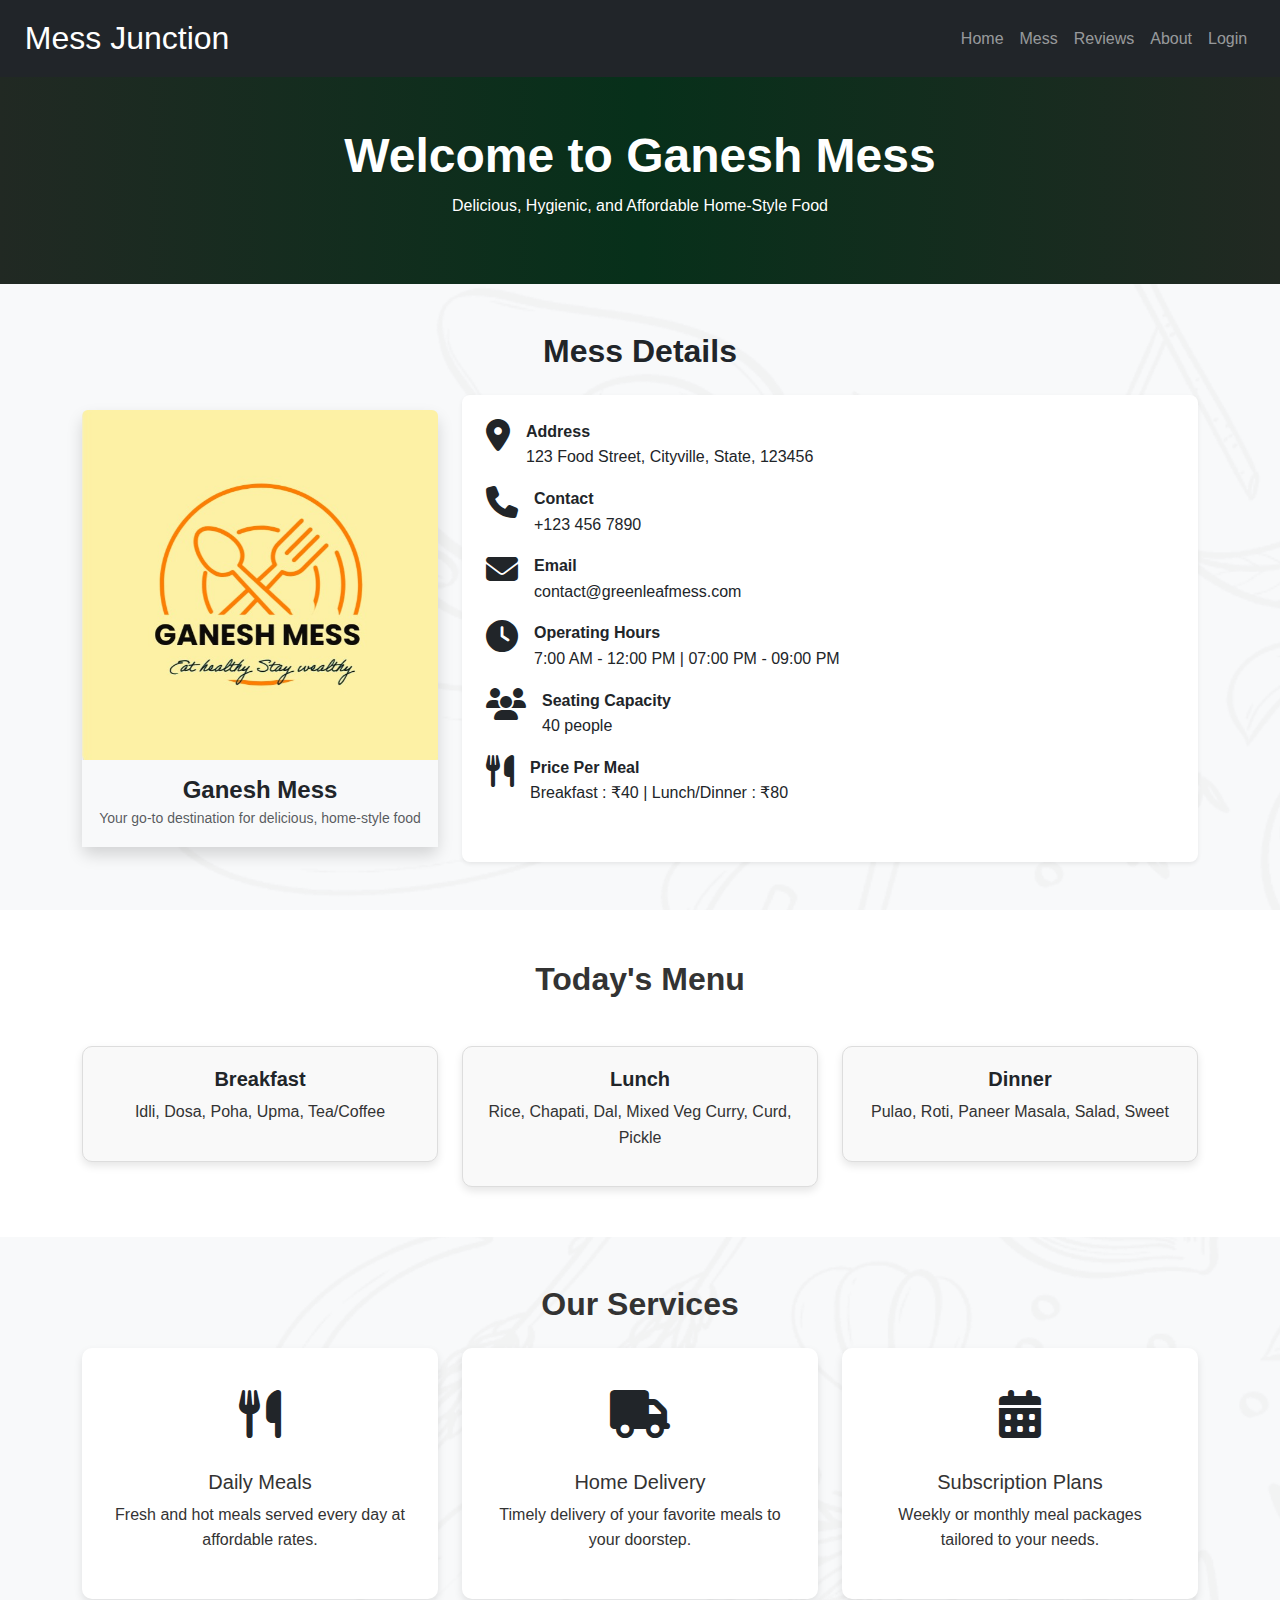
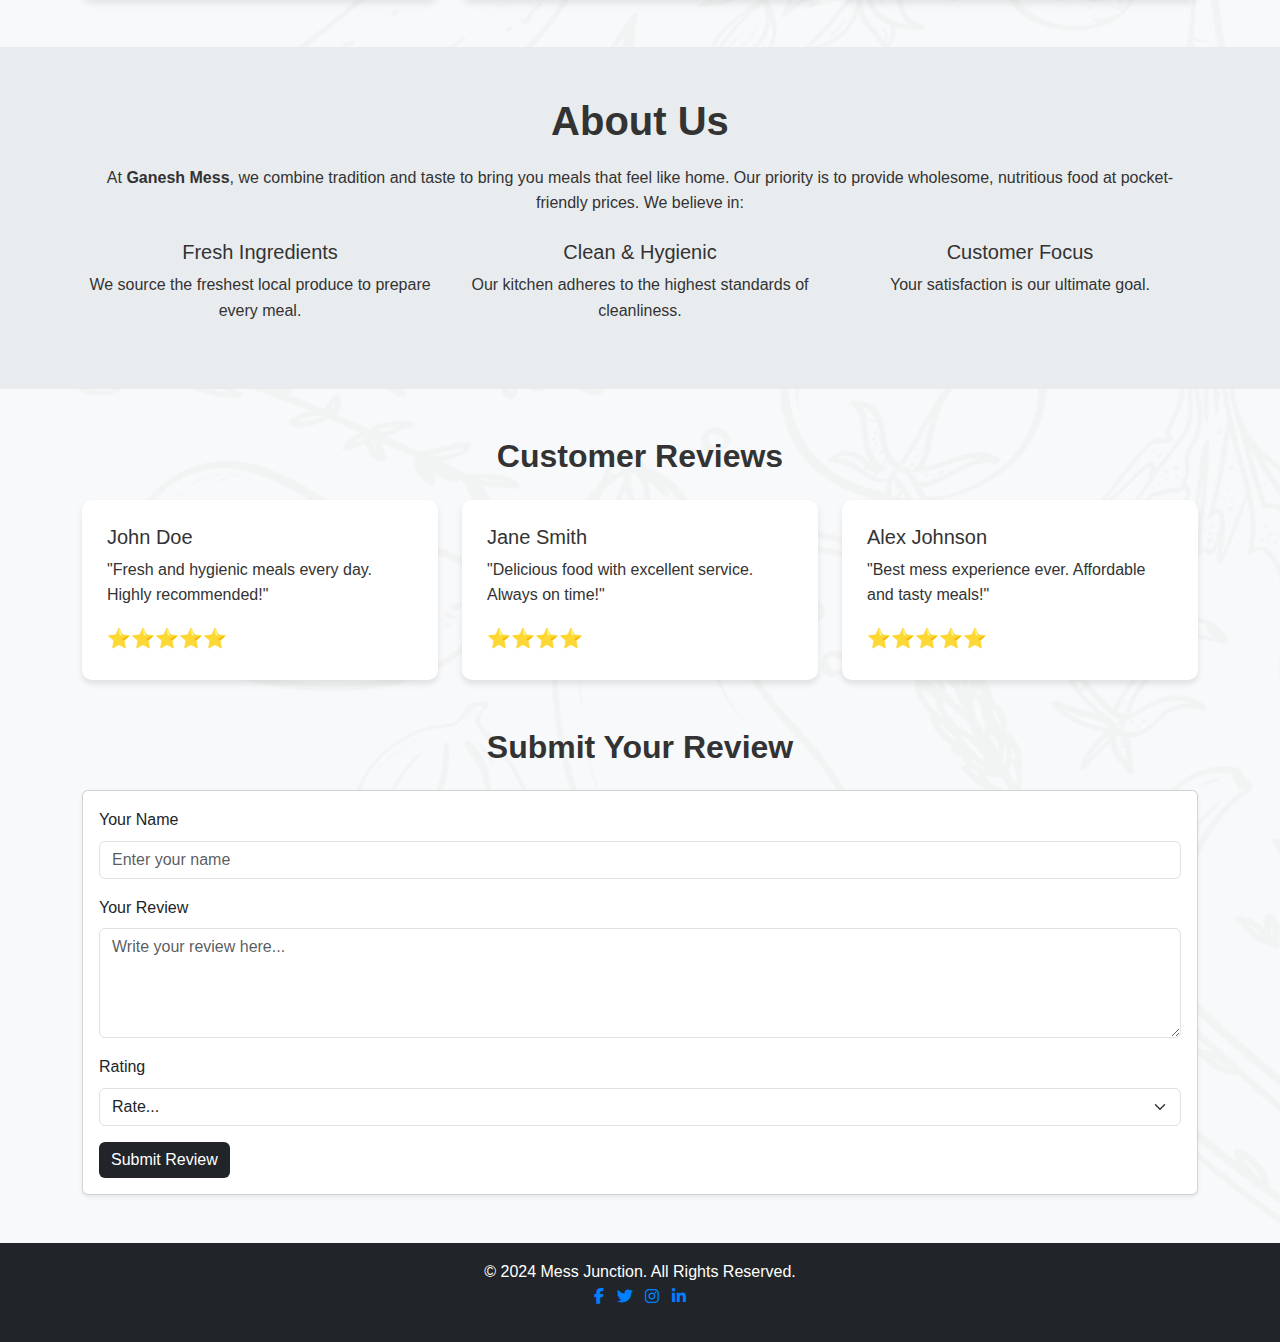
<file: md6.html>
<!DOCTYPE html>
<html lang="en">

<head>
  <meta charset="UTF-8">
  <meta name="viewport" content="width=device-width, initial-scale=1.0">
  <title>Ganesh Mess</title>
  <!-- Bootstrap CSS -->
  <link href="https://cdn.jsdelivr.net/npm/bootstrap@5.3.3/dist/css/bootstrap.min.css" rel="stylesheet">
  <!-- <link rel="stylesheet" href="https://cdnjs.cloudflare.com/ajax/libs/font-awesome/6.0.0/css/all.min.css"> -->

  <link rel="stylesheet" href="https://cdnjs.cloudflare.com/ajax/libs/font-awesome/6.7.2/css/all.min.css"
    integrity="sha512-Evv84Mr4kqVGRNSgIGL/F/aIDqQb7xQ2vcrdIwxfjThSH8CSR7PBEakCr51Ck+w+/U6swU2Im1vVX0SVk9ABhg=="
    crossorigin="anonymous" referrerpolicy="no-referrer" />

  <link rel="stylesheet" href="https://cdn.jsdelivr.net/npm/bootstrap@5.3.0-alpha3/dist/css/bootstrap.min.css">
  <link rel="stylesheet" href="styles.css">
  <!-- <link href="https://cdnjs.cloudflare.com/ajax/libs/font-awesome/6.0.0-beta3/css/all.min.css" rel="stylesheet"> -->


  <!-- Custom CSS -->
  <style>
    body {
      font-family: "Segoe UI", Tahoma, Geneva, Verdana, sans-serif;
      background-color: #f8f9fa;
      color: #333;
    }

    /* Header Section */
    .mess-header {
      background: linear-gradient(to right, rgb(33, 41, 35), #07301a,#212922);
      color: #fff;
      padding: 50px 20px;
      text-align: center;
    }

    .mess-header h1 {
      font-size: 3rem;
      font-weight: bold;
    }

    /* About Us Section */
    .about-section {
      background-color: #e9ecef;
      padding: 50px 20px;
    }

    .about-section .about-title {
      font-size: 2.5rem;
      font-weight: bold;
      margin-bottom: 20px;
    }

    /* Menu Section */
    .menu-section {
      background-color: #fff;
      padding: 50px 20px;
    }

    .menu-card {
      border: 1px solid #ddd;
      border-radius: 10px;
      padding: 20px;
      box-shadow: 0 4px 8px rgba(0, 0, 0, 0.1);
      transition: transform 0.3s ease;
      background-color: #f9f9f9;
    }

    .menu-card:hover {
      transform: scale(1.05);
    }

    .menu-card h5 {
      color: #212529;
      font-weight: bold;
    }

    /* Our Services */
    .service-card {
      border: none;
      text-align: center;
      padding: 30px;
      background-color: #fff;
      border-radius: 10px;
      box-shadow: 0 4px 8px rgba(0, 0, 0, 0.1);
      transition: transform 0.3s ease;
    }

    .service-card:hover {
      transform: translateY(-5px);
    }

    .service-icon {
      font-size: 3rem;
      color: #212529;
      margin-bottom: 15px;
    }

    /* Reviews */
    .review-card {
      background: #fff;
      border-radius: 10px;
      padding: 25px;
      box-shadow: 0 4px 6px rgba(0, 0, 0, 0.1);
    }

    .review-card .rating {
      color: #f39c12;
      font-size: 1.2rem;
    }

    /* Footer */
    .footer {
      background-color: #343a40;
      color: #fff;
      text-align: center;
      padding: 20px 0;
    }

    .footer a {
      color: #0080ff;
      text-decoration: none;
    }

    .footer a:hover {
      color: #fff;
    }
  </style>
</head>

<body background="image/menu-bg.png" style="background-size: cover;">

  <nav class="navbar navbar-expand-lg navbar-dark">
    <div class="container-fluid">
      <a class="navbar-brand" href="#">Mess Junction</a>
      <button class="navbar-toggler" type="button" data-bs-toggle="collapse" data-bs-target="#navbarNav"
        aria-controls="navbarNav" aria-expanded="false" aria-label="Toggle navigation">
        <span class="navbar-toggler-icon"></span>
      </button>
      <div class="collapse navbar-collapse" id="navbarNav">
        <ul class="navbar-nav ms-auto">
          <li class="nav-item">
            <a class="nav-link" href="index.html">Home</a>
          </li>
          <li class="nav-item">
            <a class="nav-link" href="menus.html">Mess</a>
          </li>
          <li class="nav-item">
            <a class="nav-link" href="reviews.html">Reviews</a>
          </li>
          <li class="nav-item">
            <a class="nav-link" href="about.html">About</a>
          </li>
          <li class="nav-item">
            <a class="nav-link" href="login.html">Login</a>
          </li>
        </ul>
      </div>
    </div>
  </nav>


  <!-- Header -->
  <div>
    <header class="mess-header">
      <h1>Welcome to Ganesh Mess</h1>
      <p>Delicious, Hygienic, and Affordable Home-Style Food</p>
    </header>
  </div>

  <!-- Mess Details -->
  <section class="container my-5">
    <h2 class="text-center mb-4" style="font-weight: bold; color: #212529;">Mess Details</h2>
    <div class="row g-4 align-items-center">
      <!-- Image Section -->
      <div class="col-md-4 col-sm-10">
        <div class="card shadow border-0 rounded-3">
          <img src="/mess/ganmess.jpg" width="400" alt="Mess Image" class="card-img-top rounded-top">
          <div class="card-body text-center bg-light">
            <h4 class="mb-0" style="font-weight: bold;">Ganesh Mess</h4>
            <small class="text-muted">Your go-to destination for delicious, home-style food</small>
          </div>
        </div>
      </div>
      <!-- Details Section -->
      <div class="col-md-8">
        <div class="card shadow-sm border-0 rounded-3 p-4 bg-white">
          <ul class="list-unstyled">
            <li class="mb-3 d-flex align-items-start">
              <i class="fas fa-map-marker-alt fa-2x me-3"></i>
              <div>
                <strong>Address</strong>
                <p class="mb-0">123 Food Street, Cityville, State, 123456</p>
              </div>
            </li>
            <li class="mb-3 d-flex align-items-start">
              <i class="fas fa-phone fa-2x me-3"></i>
              <div>
                <strong>Contact</strong>
                <p class="mb-0">+123 456 7890</p>
              </div>
            </li>
            <li class="mb-3 d-flex align-items-start">
              <i class="fas fa-envelope fa-2x me-3"></i>
              <div>
                <strong>Email</strong>
                <p class="mb-0">contact@greenleafmess.com</p>
              </div>
            </li>
            <li class="mb-3 d-flex align-items-start">
              <i class="fas fa-clock fa-2x me-3"></i>
              <div>
                <strong>Operating Hours</strong>
                <p class="mb-0">7:00 AM - 12:00 PM | 07:00 PM - 09:00 PM</p>
              </div>
            </li>
            <li class="mb-3 d-flex align-items-start">
              <i class="fas fa-users fa-2x me-3"></i>
              <div>
                <strong>Seating Capacity</strong>
                <p class="mb-0">40 people</p>
              </div>
            </li>
            <li class="mb-3 d-flex align-items-start">
              <i class="fas fa-cutlery fa-2x me-3"></i>
              <div>
                <strong>Price Per Meal</strong>
                <p class="mb-0">Breakfast : ₹40 | Lunch/Dinner : ₹80</p>
              </div>
            </li>
          </ul>
        </div>
      </div>
    </div>
  </section>


  <!-- Menu Section -->
  <section class="menu-section">
    <div class="container text-center">
      <h2 class="mb-5">Today's Menu</h2>
      <div class="row g-4">
        <div class="col-md-4">
          <div class="menu-card">
            <h5>Breakfast</h5>
            <p>Idli, Dosa, Poha, Upma, Tea/Coffee</p>
          </div>
        </div>
        <div class="col-md-4">
          <div class="menu-card">
            <h5>Lunch</h5>
            <p>Rice, Chapati, Dal, Mixed Veg Curry, Curd, Pickle</p>
          </div>
        </div>
        <div class="col-md-4">
          <div class="menu-card">
            <h5>Dinner</h5>
            <p>Pulao, Roti, Paneer Masala, Salad, Sweet</p>
          </div>
        </div>
      </div>
    </div>
  </section>

  <!-- Our Services -->
  <section class="container my-5">
    <h2 class="text-center mb-4">Our Services</h2>
    <div class="row g-4">
      <div class="col-md-4">
        <div class="service-card">
          <div class="service-icon"><i class="fas fa-utensils"></i></div>
          <h5>Daily Meals</h5>
          <p>Fresh and hot meals served every day at affordable rates.</p>
        </div>
      </div>
      <div class="col-md-4">
        <div class="service-card">
          <div class="service-icon"><i class="fas fa-truck"></i></div>
          <h5>Home Delivery</h5>
          <p>Timely delivery of your favorite meals to your doorstep.</p>
        </div>
      </div>
      <div class="col-md-4">
        <div class="service-card">
          <div class="service-icon"><i class="fas fa-calendar-alt"></i></div>
          <h5>Subscription Plans</h5>
          <p>Weekly or monthly meal packages tailored to your needs.</p>
        </div>
      </div>
    </div>
  </section>

  <!-- About Us -->
  <section class="about-section text-center">
    <div class="container">
      <h2 class="about-title">About Us</h2>
      <p>At <strong>Ganesh Mess</strong>, we combine tradition and taste to bring you meals that feel like home. Our
        priority is to provide wholesome, nutritious food at pocket-friendly prices. We believe in:</p>
      <div class="row mt-4">
        <div class="col-md-4">
          <h5>Fresh Ingredients</h5>
          <p>We source the freshest local produce to prepare every meal.</p>
        </div>
        <div class="col-md-4">
          <h5>Clean & Hygienic</h5>
          <p>Our kitchen adheres to the highest standards of cleanliness.</p>
        </div>
        <div class="col-md-4">
          <h5>Customer Focus</h5>
          <p>Your satisfaction is our ultimate goal.</p>
        </div>
      </div>
    </div>
  </section>



  <!-- Reviews -->
  <section class="container my-5">
    <h2 class="text-center mb-4">Customer Reviews</h2>
    <div class="row g-4">
      <div class="col-md-4">
        <div class="review-card">
          <h5>John Doe</h5>
          <p>"Fresh and hygienic meals every day. Highly recommended!"</p>
          <div class="rating">⭐⭐⭐⭐⭐</div>
        </div>
      </div>
      <div class="col-md-4">
        <div class="review-card">
          <h5>Jane Smith</h5>
          <p>"Delicious food with excellent service. Always on time!"</p>
          <div class="rating">⭐⭐⭐⭐</div>
        </div>
      </div>
      <div class="col-md-4">
        <div class="review-card">
          <h5>Alex Johnson</h5>
          <p>"Best mess experience ever. Affordable and tasty meals!"</p>
          <div class="rating">⭐⭐⭐⭐⭐</div>
        </div>
      </div>
    </div>
  </section>


  <section class="container my-5">
    <h2 class="text-center mb-4">Submit Your Review</h2>
    <div class="card shadow-sm">
      <div class="card-body">
        <!-- Review Input Form -->
        <form id="reviewForm">
          <!-- Name Input -->
          <div class="mb-3">
            <label for="name" class="form-label">Your Name</label>
            <input type="text" class="form-control" id="name" placeholder="Enter your name" required>
          </div>

          <!-- Review Text Input -->
          <div class="mb-3">
            <label for="review" class="form-label">Your Review</label>
            <textarea class="form-control" id="review" rows="4" placeholder="Write your review here..."
              required></textarea>
          </div>
          <!-- Rating Input -->
          <div class="mb-3">
            <label for="rating" class="form-label">Rating</label>
            <select class="form-select" id="rating" required>
              <option value="" disabled selected>Rate...</option>
              <option value="1">★☆☆☆☆</option>
              <option value="2">★★☆☆☆</option>
              <option value="3">★★★☆☆</option>
              <option value="4">★★★★☆</option>
              <option value="5">★★★★★</option>
            </select>
          </div>
          <!-- Submit Button -->
          <button type="submit" class="btn btn-primary">Submit Review</button>
        </form>
      </div>
    </div>
  </section>


  <!-- Footer Section -->
  <footer class="footer bg-dark text-white py-3 text-center">
    <div class="container">
      <div class="row">
        <div class="col text-center">
          <p>&copy; 2024 Mess Junction. All Rights Reserved.</p>
          <ul class="social-icons">
            <li><a href="https://facebook.com" target="_blank" title="Facebook"><i class="fab fa-facebook-f"></i></a>
            </li>
            <li><a href="https://twitter.com" target="_blank" title="Twitter"><i class="fab fa-twitter"></i></a></li>
            <li><a href="https://instagram.com" target="_blank" title="Instagram"><i class="fab fa-instagram"></i></a>
            </li>
            <li><a href="https://linkedin.com" target="_blank" title="LinkedIn"><i class="fab fa-linkedin-in"></i></a>
            </li>
          </ul>
        </div>
      </div>
    </div>
  </footer>

  <script src="https://cdn.jsdelivr.net/npm/bootstrap@5.3.0-alpha3/dist/js/bootstrap.bundle.min.js"></script>
  <script>
    // Optional JavaScript to handle form submission
    document.getElementById('reviewForm').addEventListener('submit', function (event) {
      event.preventDefault();
      const name = document.getElementById('name').value;
      const rating = document.getElementById('rating').value;
      const reviewText = document.getElementById('review').value;

      alert(`Thank you, ${name}! Your review (Rating: ${rating}/5) has been submitted.`);
      this.reset();
    });
  </script>
</body>

</html>
</file>
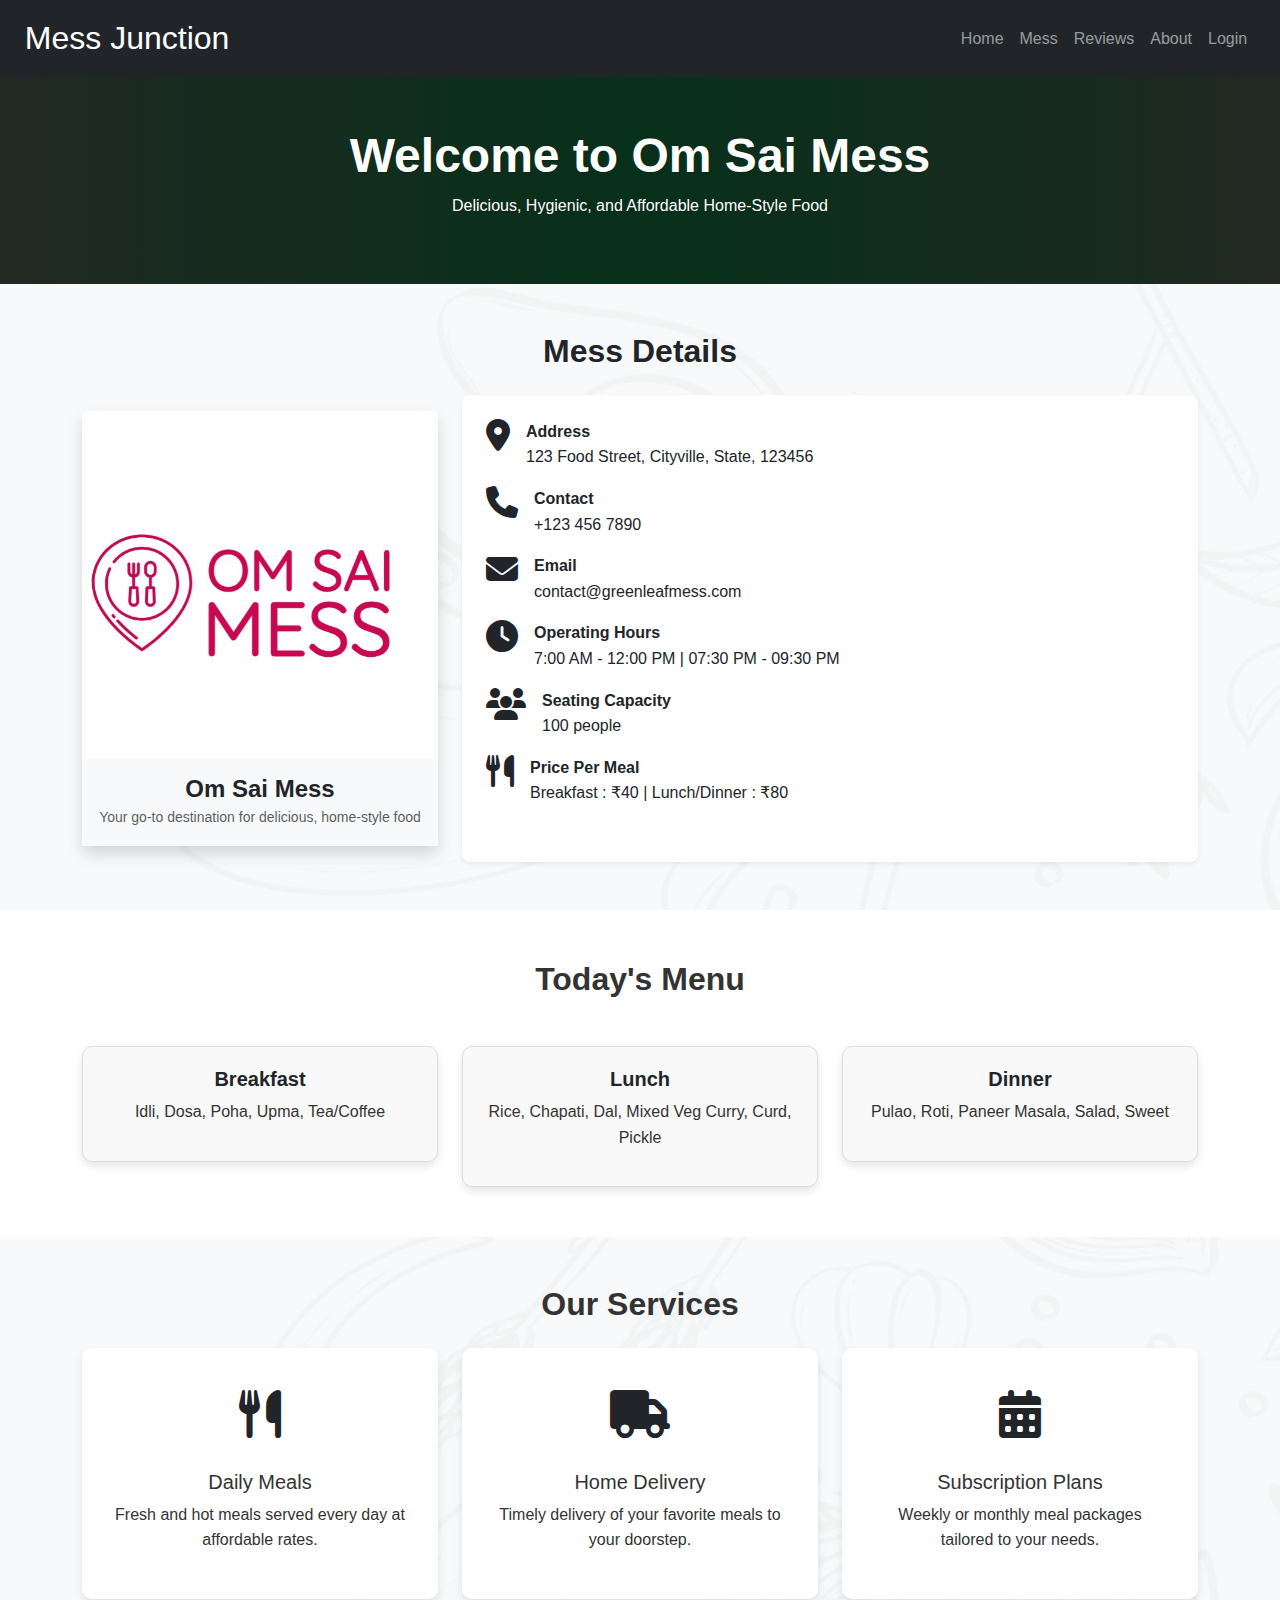
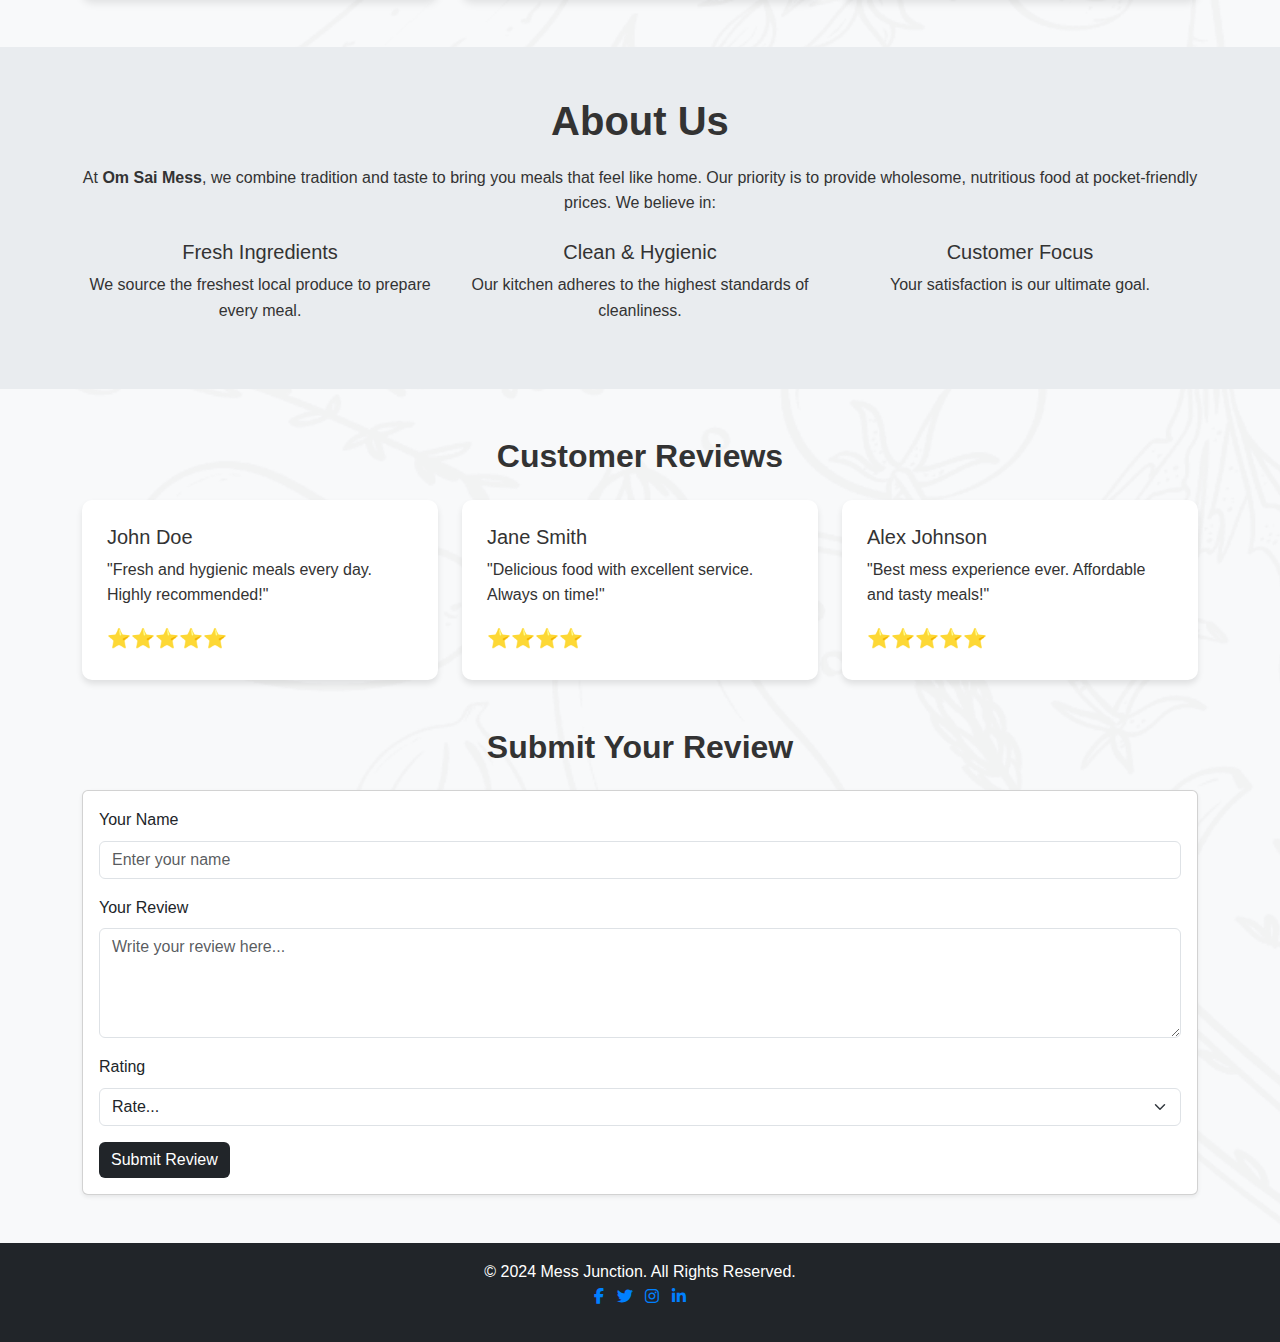
<file: md7.html>
<!DOCTYPE html>
<html lang="en">

<head>
  <meta charset="UTF-8">
  <meta name="viewport" content="width=device-width, initial-scale=1.0">
  <title>Om Sai Mess</title>
  <!-- Bootstrap CSS -->
  <link href="https://cdn.jsdelivr.net/npm/bootstrap@5.3.3/dist/css/bootstrap.min.css" rel="stylesheet">
  <!-- <link rel="stylesheet" href="https://cdnjs.cloudflare.com/ajax/libs/font-awesome/6.0.0/css/all.min.css"> -->

  <link rel="stylesheet" href="https://cdnjs.cloudflare.com/ajax/libs/font-awesome/6.7.2/css/all.min.css"
    integrity="sha512-Evv84Mr4kqVGRNSgIGL/F/aIDqQb7xQ2vcrdIwxfjThSH8CSR7PBEakCr51Ck+w+/U6swU2Im1vVX0SVk9ABhg=="
    crossorigin="anonymous" referrerpolicy="no-referrer" />

  <link rel="stylesheet" href="https://cdn.jsdelivr.net/npm/bootstrap@5.3.0-alpha3/dist/css/bootstrap.min.css">
  <link rel="stylesheet" href="styles.css">
  <!-- <link href="https://cdnjs.cloudflare.com/ajax/libs/font-awesome/6.0.0-beta3/css/all.min.css" rel="stylesheet"> -->


  <!-- Custom CSS -->
  <style>
    body {
      font-family: "Segoe UI", Tahoma, Geneva, Verdana, sans-serif;
      background-color: #f8f9fa;
      color: #333;
    }

    /* Header Section */
    .mess-header {
      background: linear-gradient(to right, rgb(33, 41, 35), #07301a,#212922);
      color: #fff;
      padding: 50px 20px;
      text-align: center;
    }

    .mess-header h1 {
      font-size: 3rem;
      font-weight: bold;
    }

    /* About Us Section */
    .about-section {
      background-color: #e9ecef;
      padding: 50px 20px;
    }

    .about-section .about-title {
      font-size: 2.5rem;
      font-weight: bold;
      margin-bottom: 20px;
    }

    /* Menu Section */
    .menu-section {
      background-color: #fff;
      padding: 50px 20px;
    }

    .menu-card {
      border: 1px solid #ddd;
      border-radius: 10px;
      padding: 20px;
      box-shadow: 0 4px 8px rgba(0, 0, 0, 0.1);
      transition: transform 0.3s ease;
      background-color: #f9f9f9;
    }

    .menu-card:hover {
      transform: scale(1.05);
    }

    .menu-card h5 {
      color: #212529;
      font-weight: bold;
    }

    /* Our Services */
    .service-card {
      border: none;
      text-align: center;
      padding: 30px;
      background-color: #fff;
      border-radius: 10px;
      box-shadow: 0 4px 8px rgba(0, 0, 0, 0.1);
      transition: transform 0.3s ease;
    }

    .service-card:hover {
      transform: translateY(-5px);
    }

    .service-icon {
      font-size: 3rem;
      color: #212529;
      margin-bottom: 15px;
    }

    /* Reviews */
    .review-card {
      background: #fff;
      border-radius: 10px;
      padding: 25px;
      box-shadow: 0 4px 6px rgba(0, 0, 0, 0.1);
    }

    .review-card .rating {
      color: #f39c12;
      font-size: 1.2rem;
    }

    /* Footer */
    .footer {
      background-color: #343a40;
      color: #fff;
      text-align: center;
      padding: 20px 0;
    }

    .footer a {
      color: #0080ff;
      text-decoration: none;
    }

    .footer a:hover {
      color: #fff;
    }
  </style>
</head>

<body background="image/menu-bg.png" style="background-size: cover;">

  <nav class="navbar navbar-expand-lg navbar-dark">
    <div class="container-fluid">
      <a class="navbar-brand" href="#">Mess Junction</a>
      <button class="navbar-toggler" type="button" data-bs-toggle="collapse" data-bs-target="#navbarNav"
        aria-controls="navbarNav" aria-expanded="false" aria-label="Toggle navigation">
        <span class="navbar-toggler-icon"></span>
      </button>
      <div class="collapse navbar-collapse" id="navbarNav">
        <ul class="navbar-nav ms-auto">
          <li class="nav-item">
            <a class="nav-link" href="index.html">Home</a>
          </li>
          <li class="nav-item">
            <a class="nav-link" href="menus.html">Mess</a>
          </li>
          <li class="nav-item">
            <a class="nav-link" href="reviews.html">Reviews</a>
          </li>
          <li class="nav-item">
            <a class="nav-link" href="about.html">About</a>
          </li>
          <li class="nav-item">
            <a class="nav-link" href="login.html">Login</a>
          </li>
        </ul>
      </div>
    </div>
  </nav>


  <!-- Header -->
  <div>
    <header class="mess-header">
      <h1>Welcome to Om Sai Mess</h1>
      <p>Delicious, Hygienic, and Affordable Home-Style Food</p>
    </header>
  </div>

  <!-- Mess Details -->
  <section class="container my-5">
    <h2 class="text-center mb-4" style="font-weight: bold; color: #212529;">Mess Details</h2>
    <div class="row g-4 align-items-center">
      <!-- Image Section -->
      <div class="col-md-4 col-sm-10">
        <div class="card shadow border-0 rounded-3">
          <img src="/mess/oss.jpg" width="400" alt="Mess Image" class="card-img-top rounded-top">
          <div class="card-body text-center bg-light">
            <h4 class="mb-0" style="font-weight: bold;">Om Sai Mess</h4>
            <small class="text-muted">Your go-to destination for delicious, home-style food</small>
          </div>
        </div>
      </div>
      <!-- Details Section -->
      <div class="col-md-8">
        <div class="card shadow-sm border-0 rounded-3 p-4 bg-white">
          <ul class="list-unstyled">
            <li class="mb-3 d-flex align-items-start">
              <i class="fas fa-map-marker-alt fa-2x me-3"></i>
              <div>
                <strong>Address</strong>
                <p class="mb-0">123 Food Street, Cityville, State, 123456</p>
              </div>
            </li>
            <li class="mb-3 d-flex align-items-start">
              <i class="fas fa-phone fa-2x me-3"></i>
              <div>
                <strong>Contact</strong>
                <p class="mb-0">+123 456 7890</p>
              </div>
            </li>
            <li class="mb-3 d-flex align-items-start">
              <i class="fas fa-envelope fa-2x me-3"></i>
              <div>
                <strong>Email</strong>
                <p class="mb-0">contact@greenleafmess.com</p>
              </div>
            </li>
            <li class="mb-3 d-flex align-items-start">
              <i class="fas fa-clock fa-2x me-3"></i>
              <div>
                <strong>Operating Hours</strong>
                <p class="mb-0">7:00 AM - 12:00 PM | 07:30 PM - 09:30 PM</p>
              </div>
            </li>
            <li class="mb-3 d-flex align-items-start">
              <i class="fas fa-users fa-2x me-3"></i>
              <div>
                <strong>Seating Capacity</strong>
                <p class="mb-0">100 people</p>
              </div>
            </li>
            <li class="mb-3 d-flex align-items-start">
              <i class="fas fa-cutlery fa-2x me-3"></i>
              <div>
                <strong>Price Per Meal</strong>
                <p class="mb-0">Breakfast : ₹40 | Lunch/Dinner : ₹80</p>
              </div>
            </li>
          </ul>
        </div>
      </div>
    </div>
  </section>


  <!-- Menu Section -->
  <section class="menu-section">
    <div class="container text-center">
      <h2 class="mb-5">Today's Menu</h2>
      <div class="row g-4">
        <div class="col-md-4">
          <div class="menu-card">
            <h5>Breakfast</h5>
            <p>Idli, Dosa, Poha, Upma, Tea/Coffee</p>
          </div>
        </div>
        <div class="col-md-4">
          <div class="menu-card">
            <h5>Lunch</h5>
            <p>Rice, Chapati, Dal, Mixed Veg Curry, Curd, Pickle</p>
          </div>
        </div>
        <div class="col-md-4">
          <div class="menu-card">
            <h5>Dinner</h5>
            <p>Pulao, Roti, Paneer Masala, Salad, Sweet</p>
          </div>
        </div>
      </div>
    </div>
  </section>

  <!-- Our Services -->
  <section class="container my-5">
    <h2 class="text-center mb-4">Our Services</h2>
    <div class="row g-4">
      <div class="col-md-4">
        <div class="service-card">
          <div class="service-icon"><i class="fas fa-utensils"></i></div>
          <h5>Daily Meals</h5>
          <p>Fresh and hot meals served every day at affordable rates.</p>
        </div>
      </div>
      <div class="col-md-4">
        <div class="service-card">
          <div class="service-icon"><i class="fas fa-truck"></i></div>
          <h5>Home Delivery</h5>
          <p>Timely delivery of your favorite meals to your doorstep.</p>
        </div>
      </div>
      <div class="col-md-4">
        <div class="service-card">
          <div class="service-icon"><i class="fas fa-calendar-alt"></i></div>
          <h5>Subscription Plans</h5>
          <p>Weekly or monthly meal packages tailored to your needs.</p>
        </div>
      </div>
    </div>
  </section>

  <!-- About Us -->
  <section class="about-section text-center">
    <div class="container">
      <h2 class="about-title">About Us</h2>
      <p>At <strong>Om Sai Mess</strong>, we combine tradition and taste to bring you meals that feel like home. Our
        priority is to provide wholesome, nutritious food at pocket-friendly prices. We believe in:</p>
      <div class="row mt-4">
        <div class="col-md-4">
          <h5>Fresh Ingredients</h5>
          <p>We source the freshest local produce to prepare every meal.</p>
        </div>
        <div class="col-md-4">
          <h5>Clean & Hygienic</h5>
          <p>Our kitchen adheres to the highest standards of cleanliness.</p>
        </div>
        <div class="col-md-4">
          <h5>Customer Focus</h5>
          <p>Your satisfaction is our ultimate goal.</p>
        </div>
      </div>
    </div>
  </section>



  <!-- Reviews -->
  <section class="container my-5">
    <h2 class="text-center mb-4">Customer Reviews</h2>
    <div class="row g-4">
      <div class="col-md-4">
        <div class="review-card">
          <h5>John Doe</h5>
          <p>"Fresh and hygienic meals every day. Highly recommended!"</p>
          <div class="rating">⭐⭐⭐⭐⭐</div>
        </div>
      </div>
      <div class="col-md-4">
        <div class="review-card">
          <h5>Jane Smith</h5>
          <p>"Delicious food with excellent service. Always on time!"</p>
          <div class="rating">⭐⭐⭐⭐</div>
        </div>
      </div>
      <div class="col-md-4">
        <div class="review-card">
          <h5>Alex Johnson</h5>
          <p>"Best mess experience ever. Affordable and tasty meals!"</p>
          <div class="rating">⭐⭐⭐⭐⭐</div>
        </div>
      </div>
    </div>
  </section>


  <section class="container my-5">
    <h2 class="text-center mb-4">Submit Your Review</h2>
    <div class="card shadow-sm">
      <div class="card-body">
        <!-- Review Input Form -->
        <form id="reviewForm">
          <!-- Name Input -->
          <div class="mb-3">
            <label for="name" class="form-label">Your Name</label>
            <input type="text" class="form-control" id="name" placeholder="Enter your name" required>
          </div>
  
          <!-- Review Text Input -->
          <div class="mb-3">
            <label for="review" class="form-label">Your Review</label>
            <textarea class="form-control" id="review" rows="4" placeholder="Write your review here..."
              required></textarea>
          </div>
          <!-- Rating Input -->
          <div class="mb-3">
            <label for="rating" class="form-label">Rating</label>
            <select class="form-select" id="rating" required>
              <option value="" disabled selected>Rate...</option>
              <option value="1">★☆☆☆☆</option>
              <option value="2">★★☆☆☆</option>
              <option value="3">★★★☆☆</option>
              <option value="4">★★★★☆</option>
              <option value="5">★★★★★</option>
            </select>
          </div>
          <!-- Submit Button -->
          <button type="submit" class="btn btn-primary">Submit Review</button>
        </form>
      </div>
    </div>
  </section>


  <!-- Footer Section -->
  <footer class="footer bg-dark text-white py-3 text-center">
    <div class="container">
      <div class="row">
        <div class="col text-center">
          <p>&copy; 2024 Mess Junction. All Rights Reserved.</p>
          <ul class="social-icons">
            <li><a href="https://facebook.com" target="_blank" title="Facebook"><i class="fab fa-facebook-f"></i></a>
            </li>
            <li><a href="https://twitter.com" target="_blank" title="Twitter"><i class="fab fa-twitter"></i></a></li>
            <li><a href="https://instagram.com" target="_blank" title="Instagram"><i class="fab fa-instagram"></i></a>
            </li>
            <li><a href="https://linkedin.com" target="_blank" title="LinkedIn"><i class="fab fa-linkedin-in"></i></a>
            </li>
          </ul>
        </div>
      </div>
    </div>
  </footer>

  <script src="https://cdn.jsdelivr.net/npm/bootstrap@5.3.0-alpha3/dist/js/bootstrap.bundle.min.js"></script>
  <script>
    // Optional JavaScript to handle form submission
    document.getElementById('reviewForm').addEventListener('submit', function (event) {
      event.preventDefault();
      const name = document.getElementById('name').value;
      const rating = document.getElementById('rating').value;
      const reviewText = document.getElementById('review').value;

      alert(`Thank you, ${name}! Your review (Rating: ${rating}/5) has been submitted.`);
      this.reset();
    });
  </script>
</body>

</html>
</file>
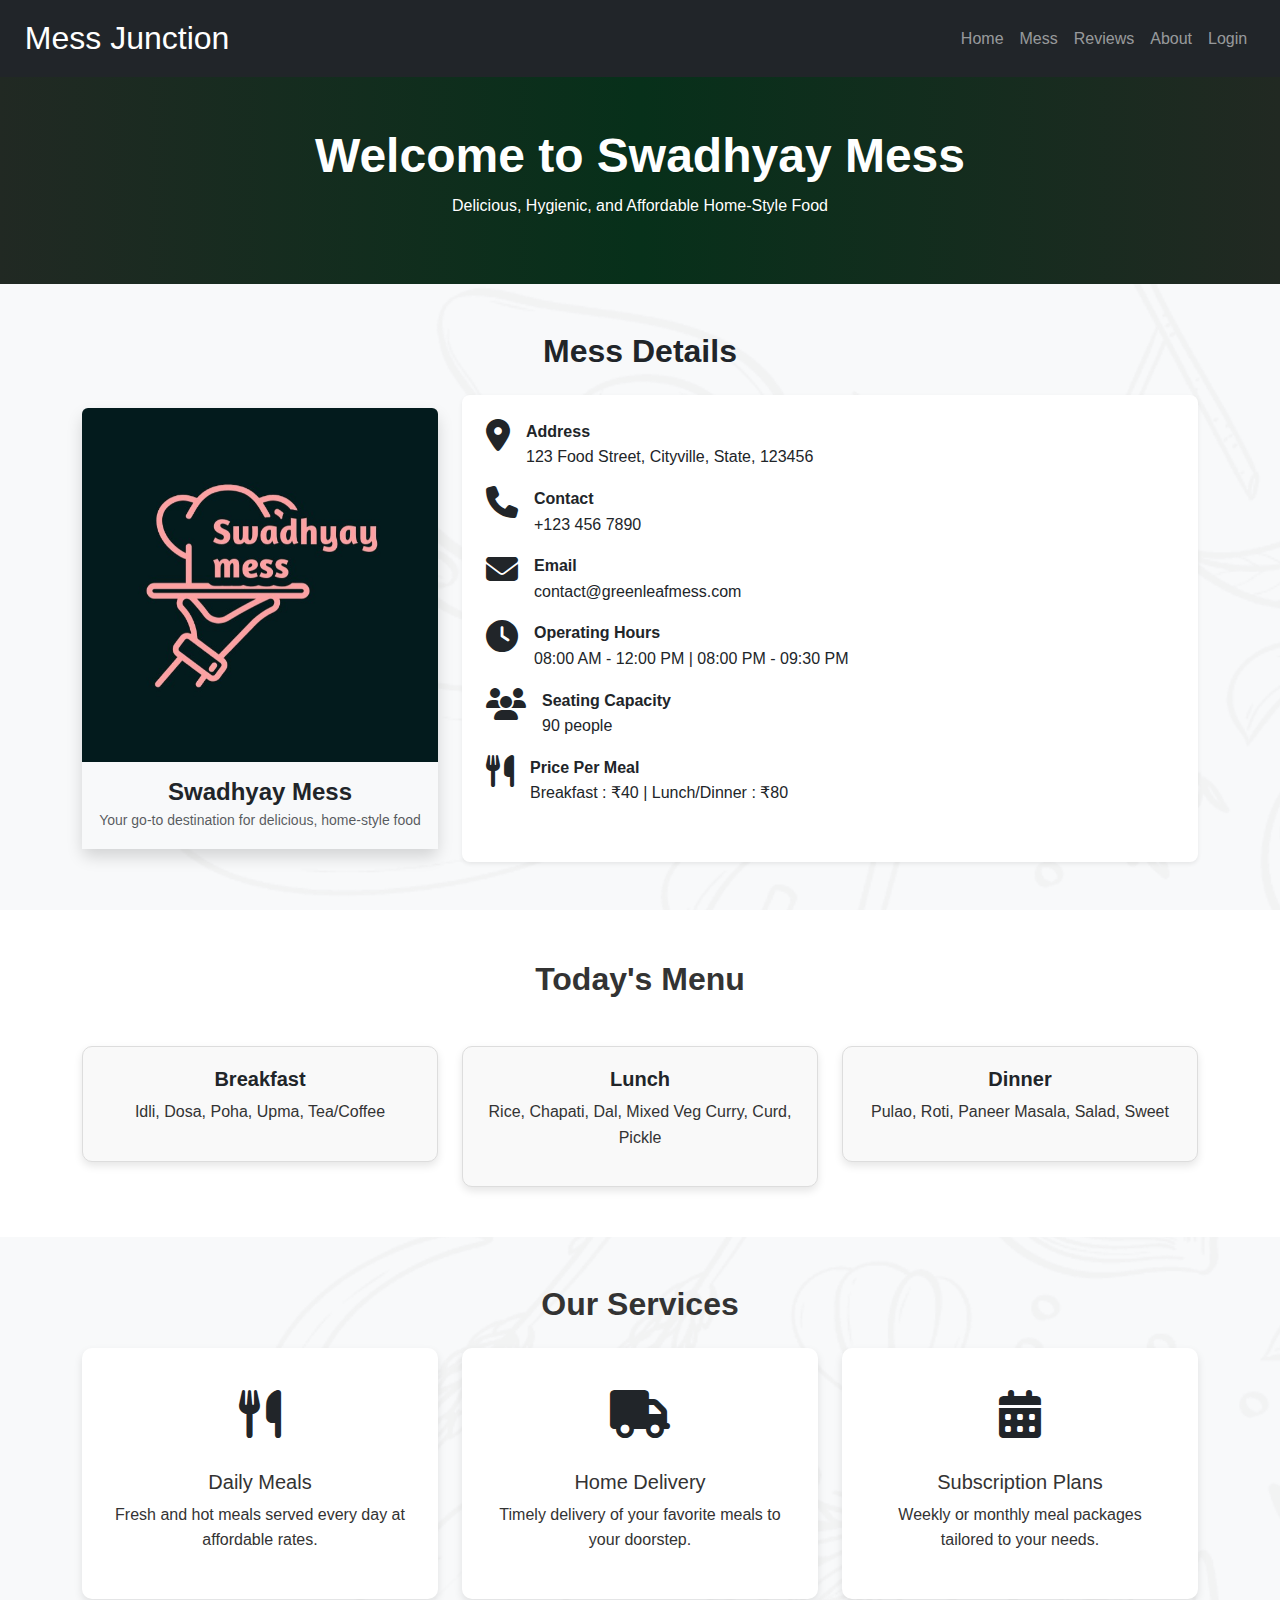
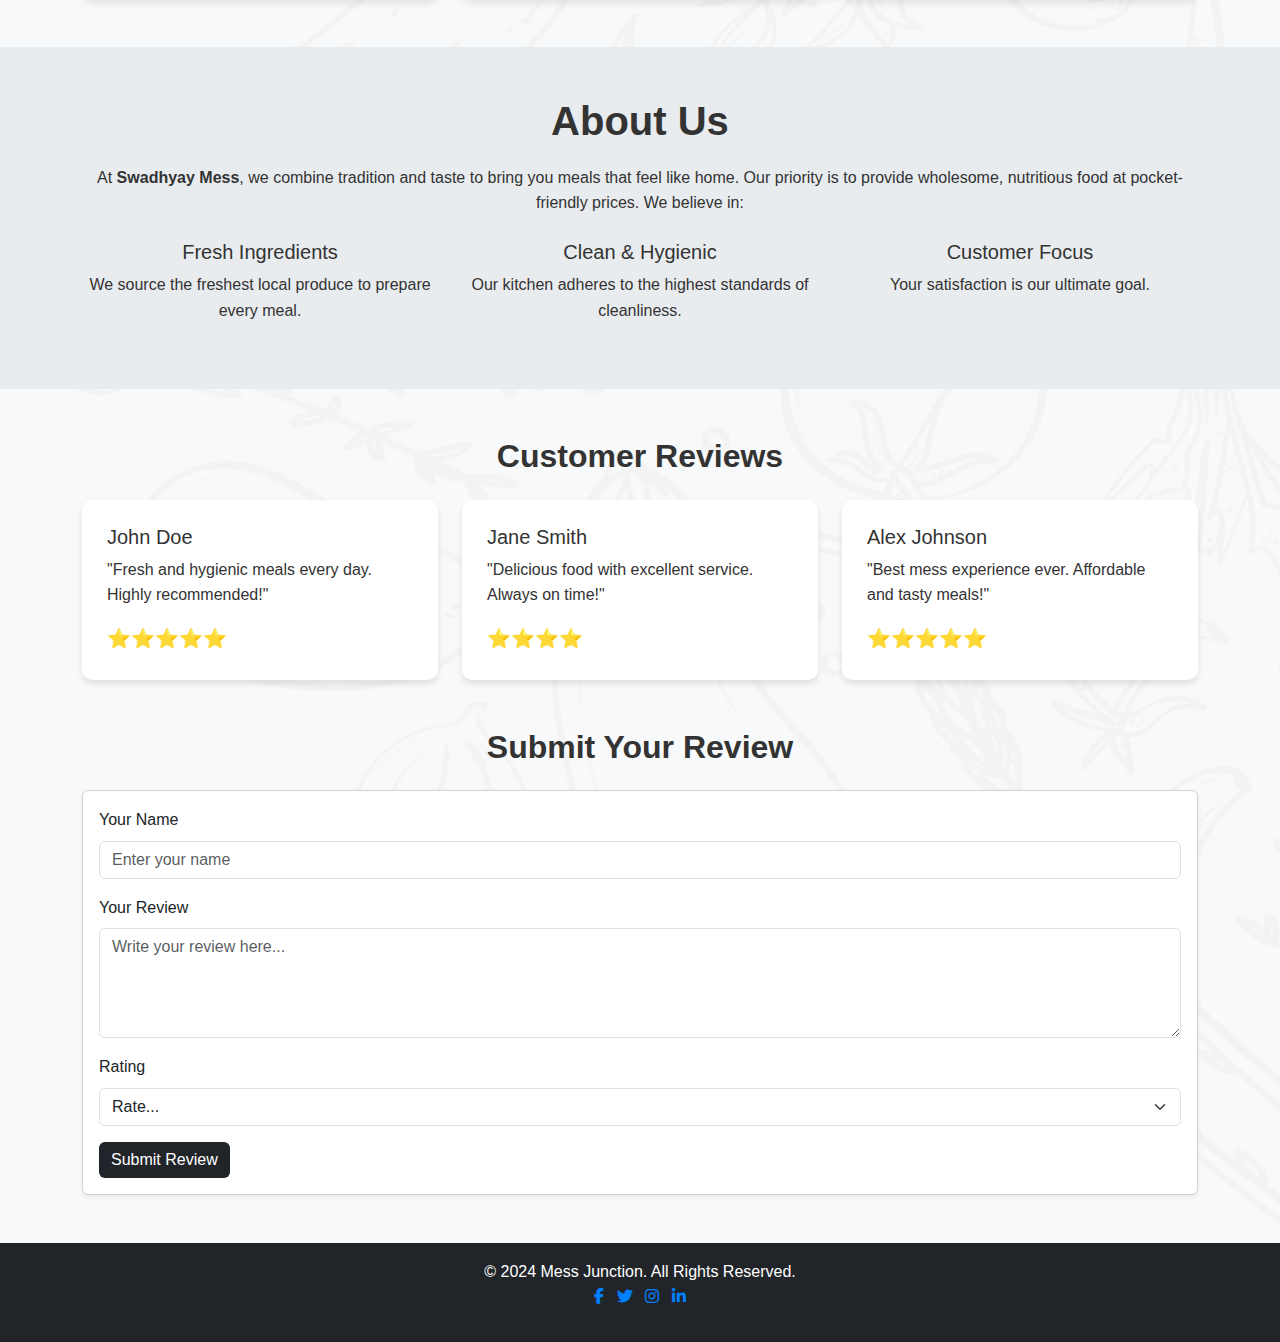
<file: md8.html>
<!DOCTYPE html>
<html lang="en">

<head>
  <meta charset="UTF-8">
  <meta name="viewport" content="width=device-width, initial-scale=1.0">
  <title>Swadhyay Mess</title>
  <!-- Bootstrap CSS -->
  <link href="https://cdn.jsdelivr.net/npm/bootstrap@5.3.3/dist/css/bootstrap.min.css" rel="stylesheet">
  <!-- <link rel="stylesheet" href="https://cdnjs.cloudflare.com/ajax/libs/font-awesome/6.0.0/css/all.min.css"> -->

  <link rel="stylesheet" href="https://cdnjs.cloudflare.com/ajax/libs/font-awesome/6.7.2/css/all.min.css"
    integrity="sha512-Evv84Mr4kqVGRNSgIGL/F/aIDqQb7xQ2vcrdIwxfjThSH8CSR7PBEakCr51Ck+w+/U6swU2Im1vVX0SVk9ABhg=="
    crossorigin="anonymous" referrerpolicy="no-referrer" />

  <link rel="stylesheet" href="https://cdn.jsdelivr.net/npm/bootstrap@5.3.0-alpha3/dist/css/bootstrap.min.css">
  <link rel="stylesheet" href="styles.css">
  <!-- <link href="https://cdnjs.cloudflare.com/ajax/libs/font-awesome/6.0.0-beta3/css/all.min.css" rel="stylesheet"> -->


  <!-- Custom CSS -->
  <style>
    body {
      font-family: "Segoe UI", Tahoma, Geneva, Verdana, sans-serif;
      background-color: #f8f9fa;
      color: #333;
    }

    /* Header Section */
    .mess-header {
      background: linear-gradient(to right, rgb(33, 41, 35), #07301a,#212922);
      color: #fff;
      padding: 50px 20px;
      text-align: center;
    }

    .mess-header h1 {
      font-size: 3rem;
      font-weight: bold;
    }

    /* About Us Section */
    .about-section {
      background-color: #e9ecef;
      padding: 50px 20px;
    }

    .about-section .about-title {
      font-size: 2.5rem;
      font-weight: bold;
      margin-bottom: 20px;
    }

    /* Menu Section */
    .menu-section {
      background-color: #fff;
      padding: 50px 20px;
    }

    .menu-card {
      border: 1px solid #ddd;
      border-radius: 10px;
      padding: 20px;
      box-shadow: 0 4px 8px rgba(0, 0, 0, 0.1);
      transition: transform 0.3s ease;
      background-color: #f9f9f9;
    }

    .menu-card:hover {
      transform: scale(1.05);
    }

    .menu-card h5 {
      color: #212529;
      font-weight: bold;
    }

    /* Our Services */
    .service-card {
      border: none;
      text-align: center;
      padding: 30px;
      background-color: #fff;
      border-radius: 10px;
      box-shadow: 0 4px 8px rgba(0, 0, 0, 0.1);
      transition: transform 0.3s ease;
    }

    .service-card:hover {
      transform: translateY(-5px);
    }

    .service-icon {
      font-size: 3rem;
      color: #212529;
      margin-bottom: 15px;
    }

    /* Reviews */
    .review-card {
      background: #fff;
      border-radius: 10px;
      padding: 25px;
      box-shadow: 0 4px 6px rgba(0, 0, 0, 0.1);
    }

    .review-card .rating {
      color: #f39c12;
      font-size: 1.2rem;
    }

    /* Footer */
    .footer {
      background-color: #343a40;
      color: #fff;
      text-align: center;
      padding: 20px 0;
    }

    .footer a {
      color: #0080ff;
      text-decoration: none;
    }

    .footer a:hover {
      color: #fff;
    }
  </style>
</head>

<body background="image/menu-bg.png" style="background-size: cover;">

  <nav class="navbar navbar-expand-lg navbar-dark">
    <div class="container-fluid">
      <a class="navbar-brand" href="#">Mess Junction</a>
      <button class="navbar-toggler" type="button" data-bs-toggle="collapse" data-bs-target="#navbarNav"
        aria-controls="navbarNav" aria-expanded="false" aria-label="Toggle navigation">
        <span class="navbar-toggler-icon"></span>
      </button>
      <div class="collapse navbar-collapse" id="navbarNav">
        <ul class="navbar-nav ms-auto">
          <li class="nav-item">
            <a class="nav-link" href="index.html">Home</a>
          </li>
          <li class="nav-item">
            <a class="nav-link" href="menus.html">Mess</a>
          </li>
          <li class="nav-item">
            <a class="nav-link" href="reviews.html">Reviews</a>
          </li>
          <li class="nav-item">
            <a class="nav-link" href="about.html">About</a>
          </li>
          <li class="nav-item">
            <a class="nav-link" href="login.html">Login</a>
          </li>
        </ul>
      </div>
    </div>
  </nav>


  <!-- Header -->
  <div>
    <header class="mess-header">
      <h1>Welcome to Swadhyay Mess</h1>
      <p>Delicious, Hygienic, and Affordable Home-Style Food</p>
    </header>
  </div>

  <!-- Mess Details -->
  <section class="container my-5">
    <h2 class="text-center mb-4" style="font-weight: bold; color: #212529;">Mess Details</h2>
    <div class="row g-4 align-items-center">
      <!-- Image Section -->
      <div class="col-md-4 col-sm-10">
        <div class="card shadow border-0 rounded-3">
          <img src="/mess/sym.jpg" width="400" alt="Mess Image" class="card-img-top rounded-top">
          <div class="card-body text-center bg-light">
            <h4 class="mb-0" style="font-weight: bold;">Swadhyay Mess</h4>
            <small class="text-muted">Your go-to destination for delicious, home-style food</small>
          </div>
        </div>
      </div>
      <!-- Details Section -->
      <div class="col-md-8">
        <div class="card shadow-sm border-0 rounded-3 p-4 bg-white">
          <ul class="list-unstyled">
            <li class="mb-3 d-flex align-items-start">
              <i class="fas fa-map-marker-alt fa-2x me-3"></i>
              <div>
                <strong>Address</strong>
                <p class="mb-0">123 Food Street, Cityville, State, 123456</p>
              </div>
            </li>
            <li class="mb-3 d-flex align-items-start">
              <i class="fas fa-phone fa-2x me-3"></i>
              <div>
                <strong>Contact</strong>
                <p class="mb-0">+123 456 7890</p>
              </div>
            </li>
            <li class="mb-3 d-flex align-items-start">
              <i class="fas fa-envelope fa-2x me-3"></i>
              <div>
                <strong>Email</strong>
                <p class="mb-0">contact@greenleafmess.com</p>
              </div>
            </li>
            <li class="mb-3 d-flex align-items-start">
              <i class="fas fa-clock fa-2x me-3"></i>
              <div>
                <strong>Operating Hours</strong>
                <p class="mb-0">08:00 AM - 12:00 PM | 08:00 PM - 09:30 PM</p>
              </div>
              <li class="mb-3 d-flex align-items-start">
                <i class="fas fa-users fa-2x me-3"></i>
                <div>
                  <strong>Seating Capacity</strong>
                  <p class="mb-0">90 people</p>
                </div>
              </li>
              <li class="mb-3 d-flex align-items-start">
                <i class="fas fa-cutlery fa-2x me-3"></i>
                <div>
                  <strong>Price Per Meal</strong>
                  <p class="mb-0">Breakfast : ₹40 | Lunch/Dinner : ₹80</p>
                </div>
              </li>
          </ul>
        </div>
      </div>
    </div>
  </section>


  <!-- Menu Section -->
  <section class="menu-section">
    <div class="container text-center">
      <h2 class="mb-5">Today's Menu</h2>
      <div class="row g-4">
        <div class="col-md-4">
          <div class="menu-card">
            <h5>Breakfast</h5>
            <p>Idli, Dosa, Poha, Upma, Tea/Coffee</p>
          </div>
        </div>
        <div class="col-md-4">
          <div class="menu-card">
            <h5>Lunch</h5>
            <p>Rice, Chapati, Dal, Mixed Veg Curry, Curd, Pickle</p>
          </div>
        </div>
        <div class="col-md-4">
          <div class="menu-card">
            <h5>Dinner</h5>
            <p>Pulao, Roti, Paneer Masala, Salad, Sweet</p>
          </div>
        </div>
      </div>
    </div>
  </section>

  <!-- Our Services -->
  <section class="container my-5">
    <h2 class="text-center mb-4">Our Services</h2>
    <div class="row g-4">
      <div class="col-md-4">
        <div class="service-card">
          <div class="service-icon"><i class="fas fa-utensils"></i></div>
          <h5>Daily Meals</h5>
          <p>Fresh and hot meals served every day at affordable rates.</p>
        </div>
      </div>
      <div class="col-md-4">
        <div class="service-card">
          <div class="service-icon"><i class="fas fa-truck"></i></div>
          <h5>Home Delivery</h5>
          <p>Timely delivery of your favorite meals to your doorstep.</p>
        </div>
      </div>
      <div class="col-md-4">
        <div class="service-card">
          <div class="service-icon"><i class="fas fa-calendar-alt"></i></div>
          <h5>Subscription Plans</h5>
          <p>Weekly or monthly meal packages tailored to your needs.</p>
        </div>
      </div>
    </div>
  </section>

  <!-- About Us -->
  <section class="about-section text-center">
    <div class="container">
      <h2 class="about-title">About Us</h2>
      <p>At <strong>Swadhyay Mess</strong>, we combine tradition and taste to bring you meals that feel like home. Our
        priority is to provide wholesome, nutritious food at pocket-friendly prices. We believe in:</p>
      <div class="row mt-4">
        <div class="col-md-4">
          <h5>Fresh Ingredients</h5>
          <p>We source the freshest local produce to prepare every meal.</p>
        </div>
        <div class="col-md-4">
          <h5>Clean & Hygienic</h5>
          <p>Our kitchen adheres to the highest standards of cleanliness.</p>
        </div>
        <div class="col-md-4">
          <h5>Customer Focus</h5>
          <p>Your satisfaction is our ultimate goal.</p>
        </div>
      </div>
    </div>
  </section>



  <!-- Reviews -->
  <section class="container my-5">
    <h2 class="text-center mb-4">Customer Reviews</h2>
    <div class="row g-4">
      <div class="col-md-4">
        <div class="review-card">
          <h5>John Doe</h5>
          <p>"Fresh and hygienic meals every day. Highly recommended!"</p>
          <div class="rating">⭐⭐⭐⭐⭐</div>
        </div>
      </div>
      <div class="col-md-4">
        <div class="review-card">
          <h5>Jane Smith</h5>
          <p>"Delicious food with excellent service. Always on time!"</p>
          <div class="rating">⭐⭐⭐⭐</div>
        </div>
      </div>
      <div class="col-md-4">
        <div class="review-card">
          <h5>Alex Johnson</h5>
          <p>"Best mess experience ever. Affordable and tasty meals!"</p>
          <div class="rating">⭐⭐⭐⭐⭐</div>
        </div>
      </div>
    </div>
  </section>


  <section class="container my-5">
    <h2 class="text-center mb-4">Submit Your Review</h2>
    <div class="card shadow-sm">
      <div class="card-body">
        <!-- Review Input Form -->
        <form id="reviewForm">
          <!-- Name Input -->
          <div class="mb-3">
            <label for="name" class="form-label">Your Name</label>
            <input type="text" class="form-control" id="name" placeholder="Enter your name" required>
          </div>

          <!-- Review Text Input -->
          <div class="mb-3">
            <label for="review" class="form-label">Your Review</label>
            <textarea class="form-control" id="review" rows="4" placeholder="Write your review here..."
              required></textarea>
          </div>
          <!-- Rating Input -->
          <div class="mb-3">
            <label for="rating" class="form-label">Rating</label>
            <select class="form-select" id="rating" required>
              <option value="" disabled selected>Rate...</option>
              <option value="1">★☆☆☆☆</option>
              <option value="2">★★☆☆☆</option>
              <option value="3">★★★☆☆</option>
              <option value="4">★★★★☆</option>
              <option value="5">★★★★★</option>
            </select>
          </div>
          <!-- Submit Button -->
          <button type="submit" class="btn btn-primary">Submit Review</button>
        </form>
      </div>
    </div>
  </section>


  <!-- Footer Section -->
  <footer class="footer bg-dark text-white py-3 text-center">
    <div class="container">
      <div class="row">
        <div class="col text-center">
          <p>&copy; 2024 Mess Junction. All Rights Reserved.</p>
          <ul class="social-icons">
            <li><a href="https://facebook.com" target="_blank" title="Facebook"><i class="fab fa-facebook-f"></i></a>
            </li>
            <li><a href="https://twitter.com" target="_blank" title="Twitter"><i class="fab fa-twitter"></i></a></li>
            <li><a href="https://instagram.com" target="_blank" title="Instagram"><i class="fab fa-instagram"></i></a>
            </li>
            <li><a href="https://linkedin.com" target="_blank" title="LinkedIn"><i class="fab fa-linkedin-in"></i></a>
            </li>
          </ul>
        </div>
      </div>
    </div>
  </footer>

  <script src="https://cdn.jsdelivr.net/npm/bootstrap@5.3.0-alpha3/dist/js/bootstrap.bundle.min.js"></script>
  <script>
    // Optional JavaScript to handle form submission
    document.getElementById('reviewForm').addEventListener('submit', function (event) {
      event.preventDefault();
      const name = document.getElementById('name').value;
      const rating = document.getElementById('rating').value;
      const reviewText = document.getElementById('review').value;

      alert(`Thank you, ${name}! Your review (Rating: ${rating}/5) has been submitted.`);
      this.reset();
    });
  </script>
</body>

</html>
</file>
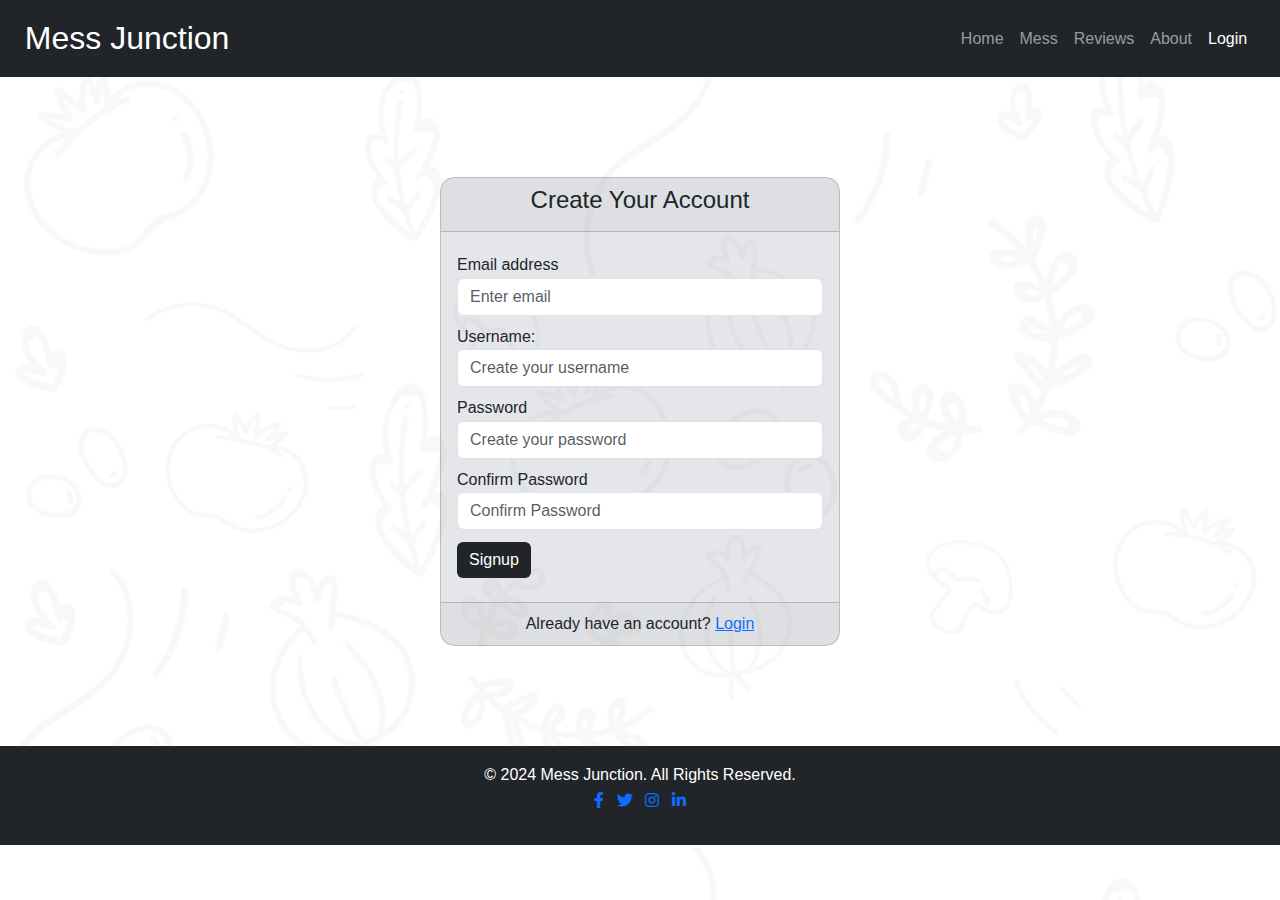
<file: sign up.html>
<!DOCTYPE html>
<html lang="en">

<head>
    <meta charset="UTF-8">
    <meta name="viewport" content="width=device-width, initial-scale=1.0">
    <title>Mess Junction - signin</title>
    <link rel="stylesheet" href="https://cdn.jsdelivr.net/npm/bootstrap@5.3.0-alpha3/dist/css/bootstrap.min.css">
    <link rel="stylesheet" href="styles.css">
    <link href="https://cdnjs.cloudflare.com/ajax/libs/font-awesome/6.0.0-beta3/css/all.min.css" rel="stylesheet">
    <style>
        body {
            background-color: #ffffff1d;
        }

        .login-container {
            margin-top: 100px;
            margin-bottom: 100px;
            max-width: 400px;
        }

        .card {
            background-color: #48566425;
            border-radius: 15px;
        }
    </style>
</head>

<body background="image/faq-bg.png" style="background-size: cover;">
    <!-- Navbar Section -->
    <nav class="navbar navbar-expand-lg navbar-dark">
        <div class="container-fluid ">
            <a class="navbar-brand" href="#">Mess Junction</a>
            <button class="navbar-toggler" type="button" data-bs-toggle="collapse" data-bs-target="#navbarNav"
                aria-controls="navbarNav" aria-expanded="false" aria-label="Toggle navigation">
                <span class="navbar-toggler-icon"></span>
            </button>
            <div class="collapse navbar-collapse" id="navbarNav">
                <ul class="navbar-nav ms-auto">
                    <li class="nav-item">
                        <a class="nav-link" href="index.html">Home</a>
                    </li>
                    <li class="nav-item">
                        <a class="nav-link" href="menus.html">Mess</a>
                    </li>
                    <li class="nav-item">
                        <a class="nav-link" href="reviews.html">Reviews</a>
                    </li>
                    <li class="nav-item">
                        <a class="nav-link" href="about.html">About</a>
                    </li>
                    <li class="nav-item">
                        <a class="nav-link active" aria-current="page" href="#">Login</a>
                    </li>
                </ul>
            </div>
        </div>
    </nav>

    <div class="container">
        <div class="login-container mx-auto">
            <div class="card">
                <div class="card-header text-center">
                    <h4>Create Your Account</h4>
                </div>
                <div class="card-body">
                    <form>
                        <div class="form-group py-1">
                            <label for="email">Email address</label>
                            <input type="email" class="form-control" id="email" placeholder="Enter email" required>
                        </div>
                        <div class="form-group py-1">
                            <label for="username">Username:</label>
                            <input type="username" class="form-control" id="username" placeholder="Create your username"
                                required>
                        </div>
                        <div class="form-group py-1">
                            <label for="password">Password</label>
                            <input type="password" class="form-control" id="password" placeholder="Create your password"
                                required>
                        </div>
                        <div class="form-group py-1">
                            <label for="password">Confirm Password</label>
                            <input type="password" class="form-control" id="password" placeholder="Confirm Password"
                                required>
                        </div>
                        <div class="py-2">
                            <button type="submit" class="btn btn-primary btn-block"
                                style="background-color:#212529; border-color: #121416;">Signup</button>
                        </div>
                    </form>
                </div>
                <div class="card-footer text-center">
                    <p class="mb-0">Already have an account? <a href="login.html">Login</a></p>
                </div>
            </div>
        </div>
    </div>

    <!-- Footer Section -->
    <footer class="footer bg-dark text-white py-3 text-center">
        <div class="container">
            <div class="row">
                <div class="col text-center">
                    <p>&copy; 2024 Mess Junction. All Rights Reserved.</p>
                    <ul class="social-icons">
                        <li><a href="https://facebook.com" target="_blank" title="Facebook"><i
                                    class="fab fa-facebook-f"></i></a>
                        </li>
                        <li><a href="https://twitter.com" target="_blank" title="Twitter"><i
                                    class="fab fa-twitter"></i></a></li>
                        <li><a href="https://instagram.com" target="_blank" title="Instagram"><i
                                    class="fab fa-instagram"></i></a>
                        </li>
                        <li><a href="https://linkedin.com" target="_blank" title="LinkedIn"><i
                                    class="fab fa-linkedin-in"></i></a>
                        </li>
                    </ul>
                </div>
            </div>
        </div>
    </footer>

    <!-- <script src="https://code.jquery.com/jquery-3.5.1.slim.min.js"></script>
    <script src="https://cdn.jsdelivr.net/npm/@popperjs/core@2.9.2/dist/umd/popper.min.js"></script>
    <script src="https://maxcdn.bootstrapcdn.com/bootstrap/4.5.2/js/bootstrap.min.js"></script> -->
    <script src="https://cdn.jsdelivr.net/npm/bootstrap@5.3.0-alpha3/dist/js/bootstrap.bundle.min.js"></script>

</body>

</html>
</file>
<file: styles.css>
body {
  font-family: Arial, sans-serif;
  line-height: 1.6;
}

.navbar {
  background-color: #212529;
  padding-inline: 1%;
}

.navbar-brand {
  font-size: xx-large;
}

.card-deck .card {
  border: none;
  border-radius: 10px;
  background-color: #ffffff00;
}


header {
  background: url('mess-banner.jpg') no-repeat center center/cover;
  color: #212529;
  /* color: rgba(51, 66, 27, 0.853); */
  text-shadow: 1px 1px 1px rgba(0, 0, 0, 0.134);
}

section h2 {
  font-weight: bold;
  color: #333;
}

footer {
  color: #ddd;
}

footer p {
  margin: 0;
}

.footer .social-icons {
  list-style: none;
  padding: 0;
}

.footer .social-icons li {
  display: inline;
  padding: 4px;
}

.btn{
  background-color: #212529;
  border: none;
  color: #fff;
  cursor: pointer;
}
.btn:hover {
  background-color: #0559ae;
}
</file>
